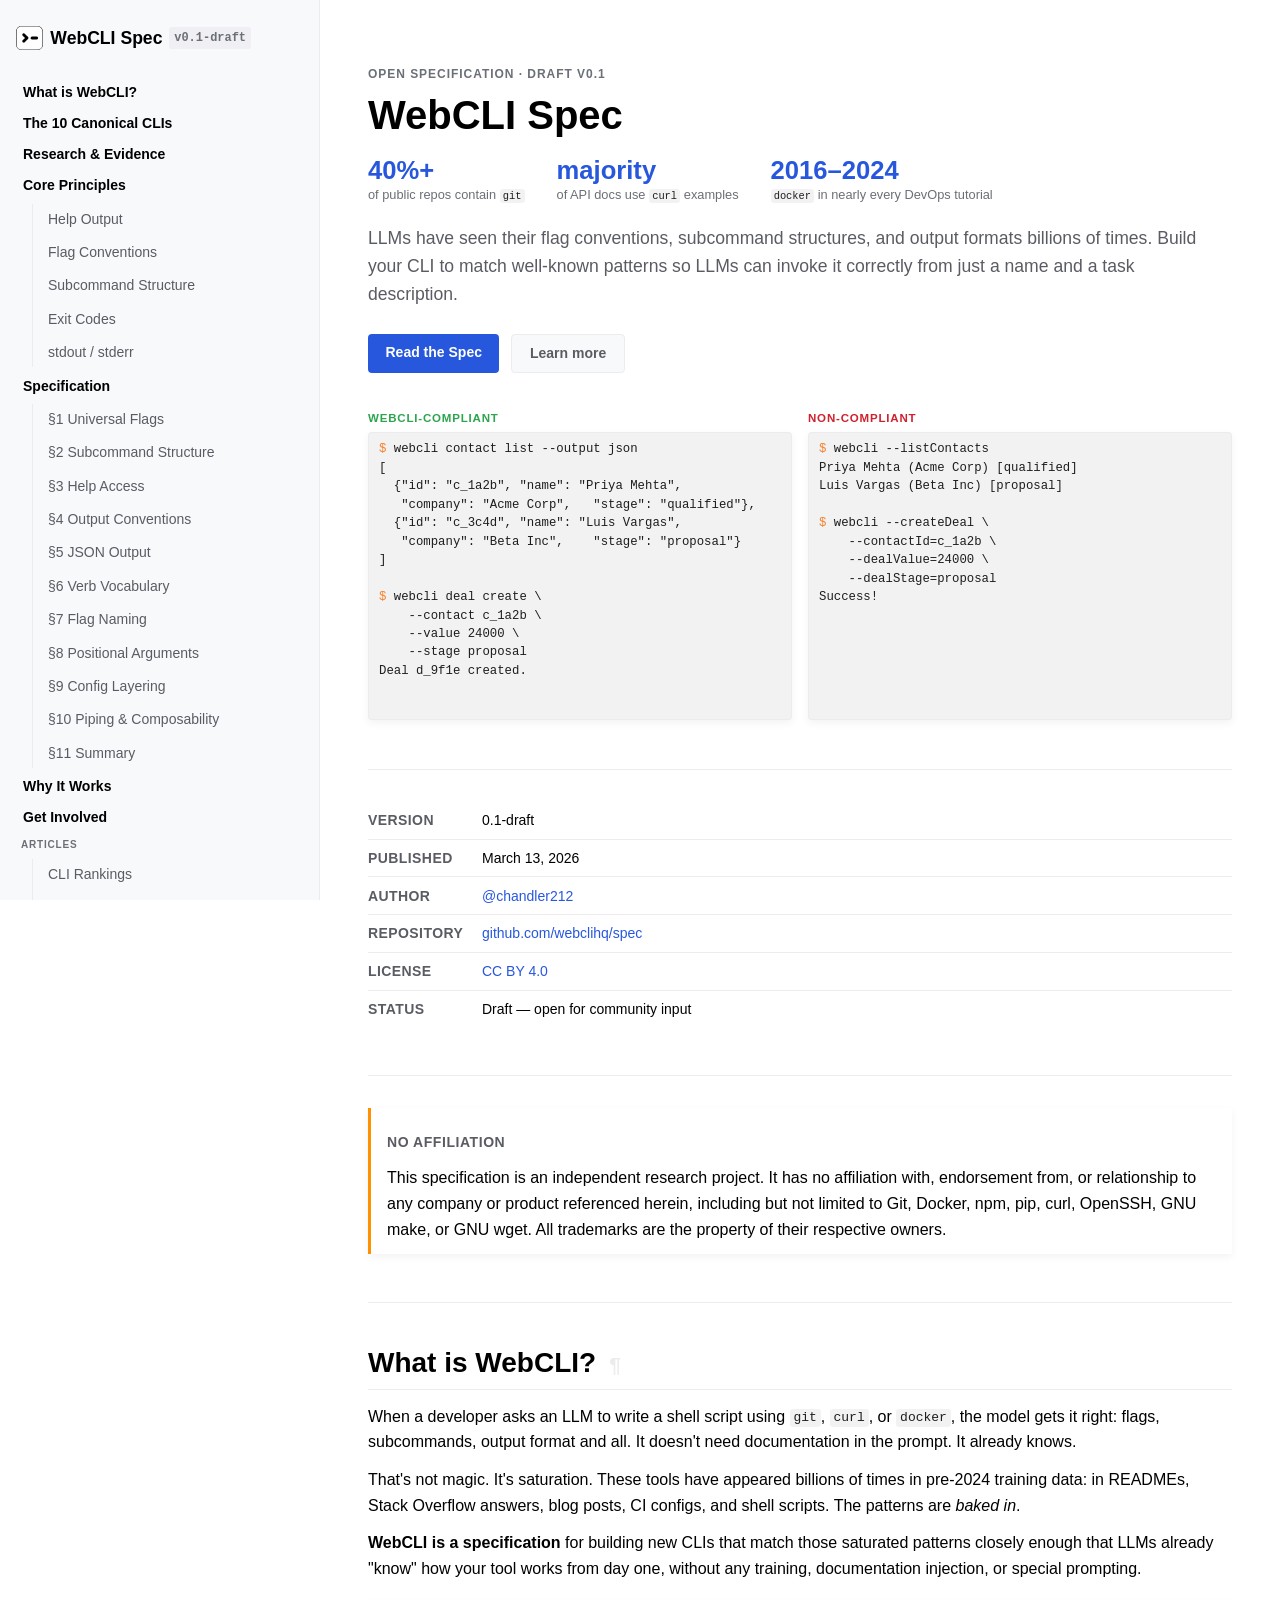
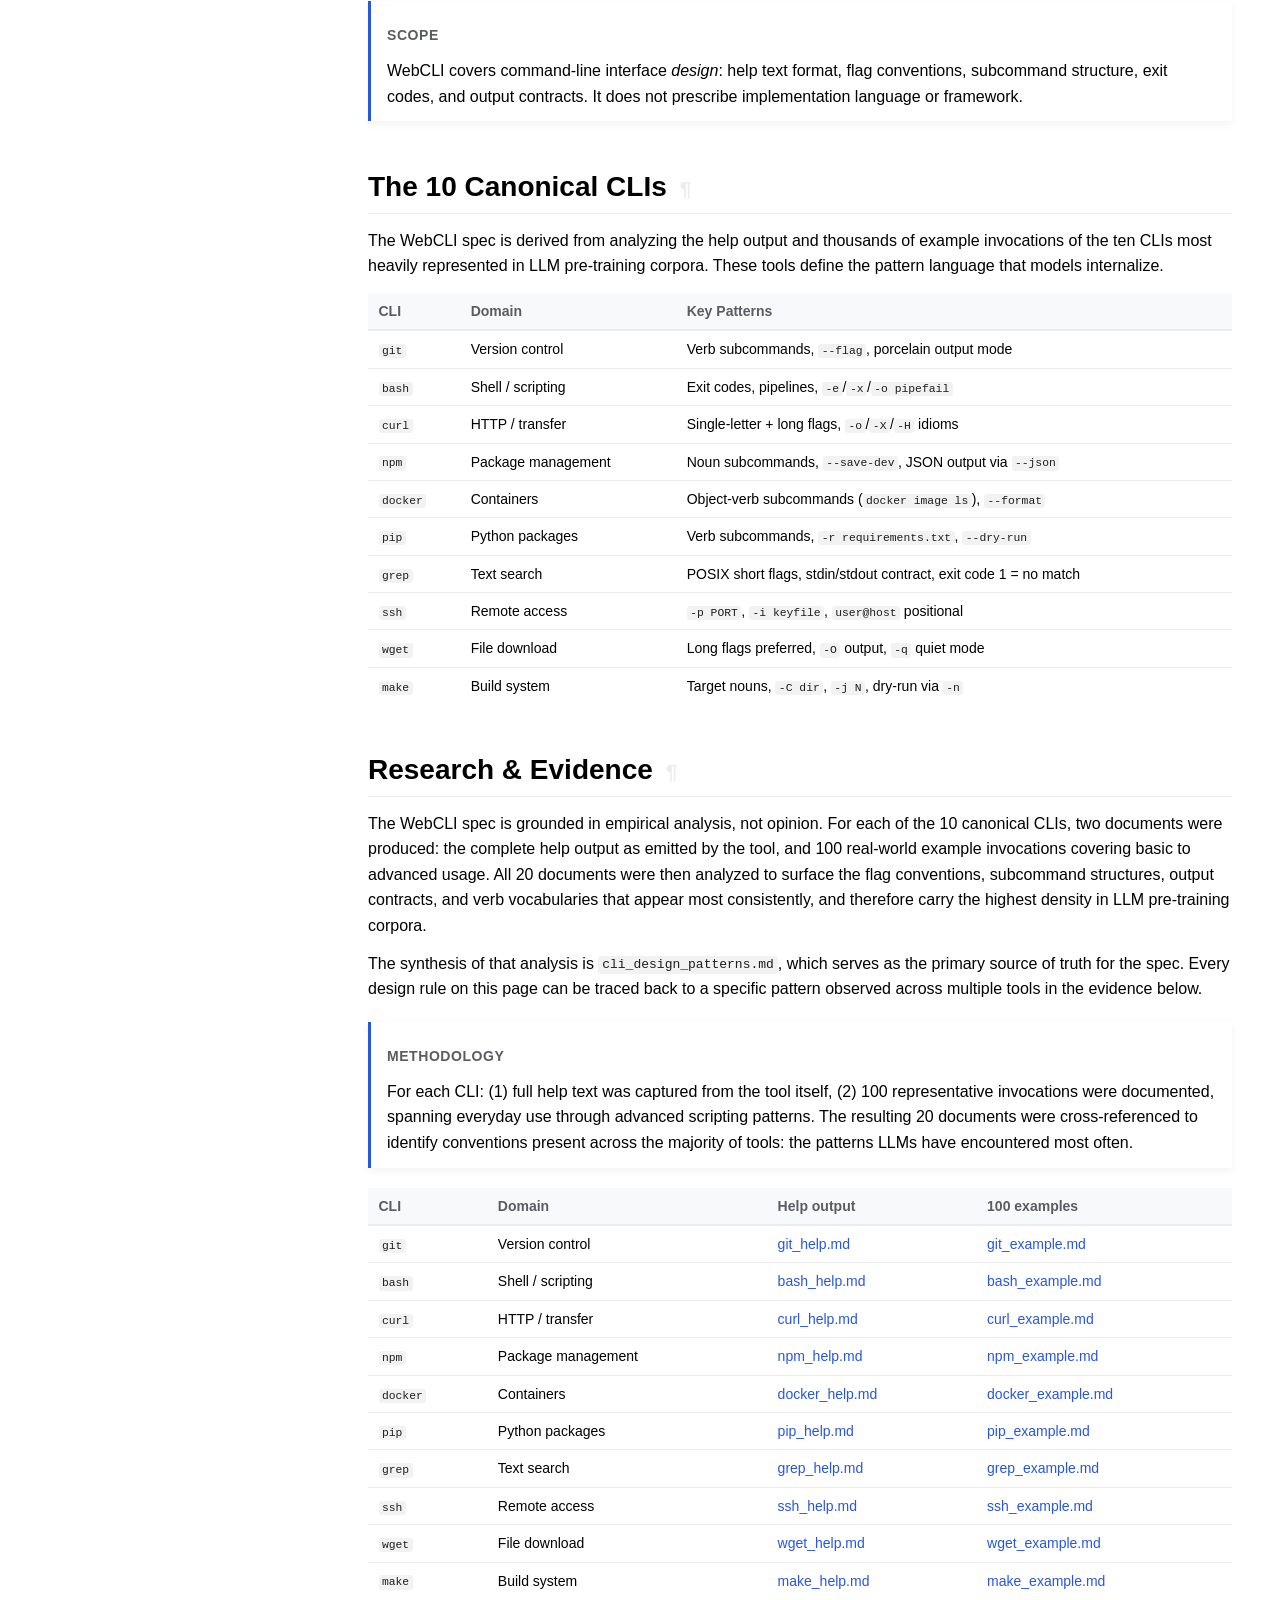
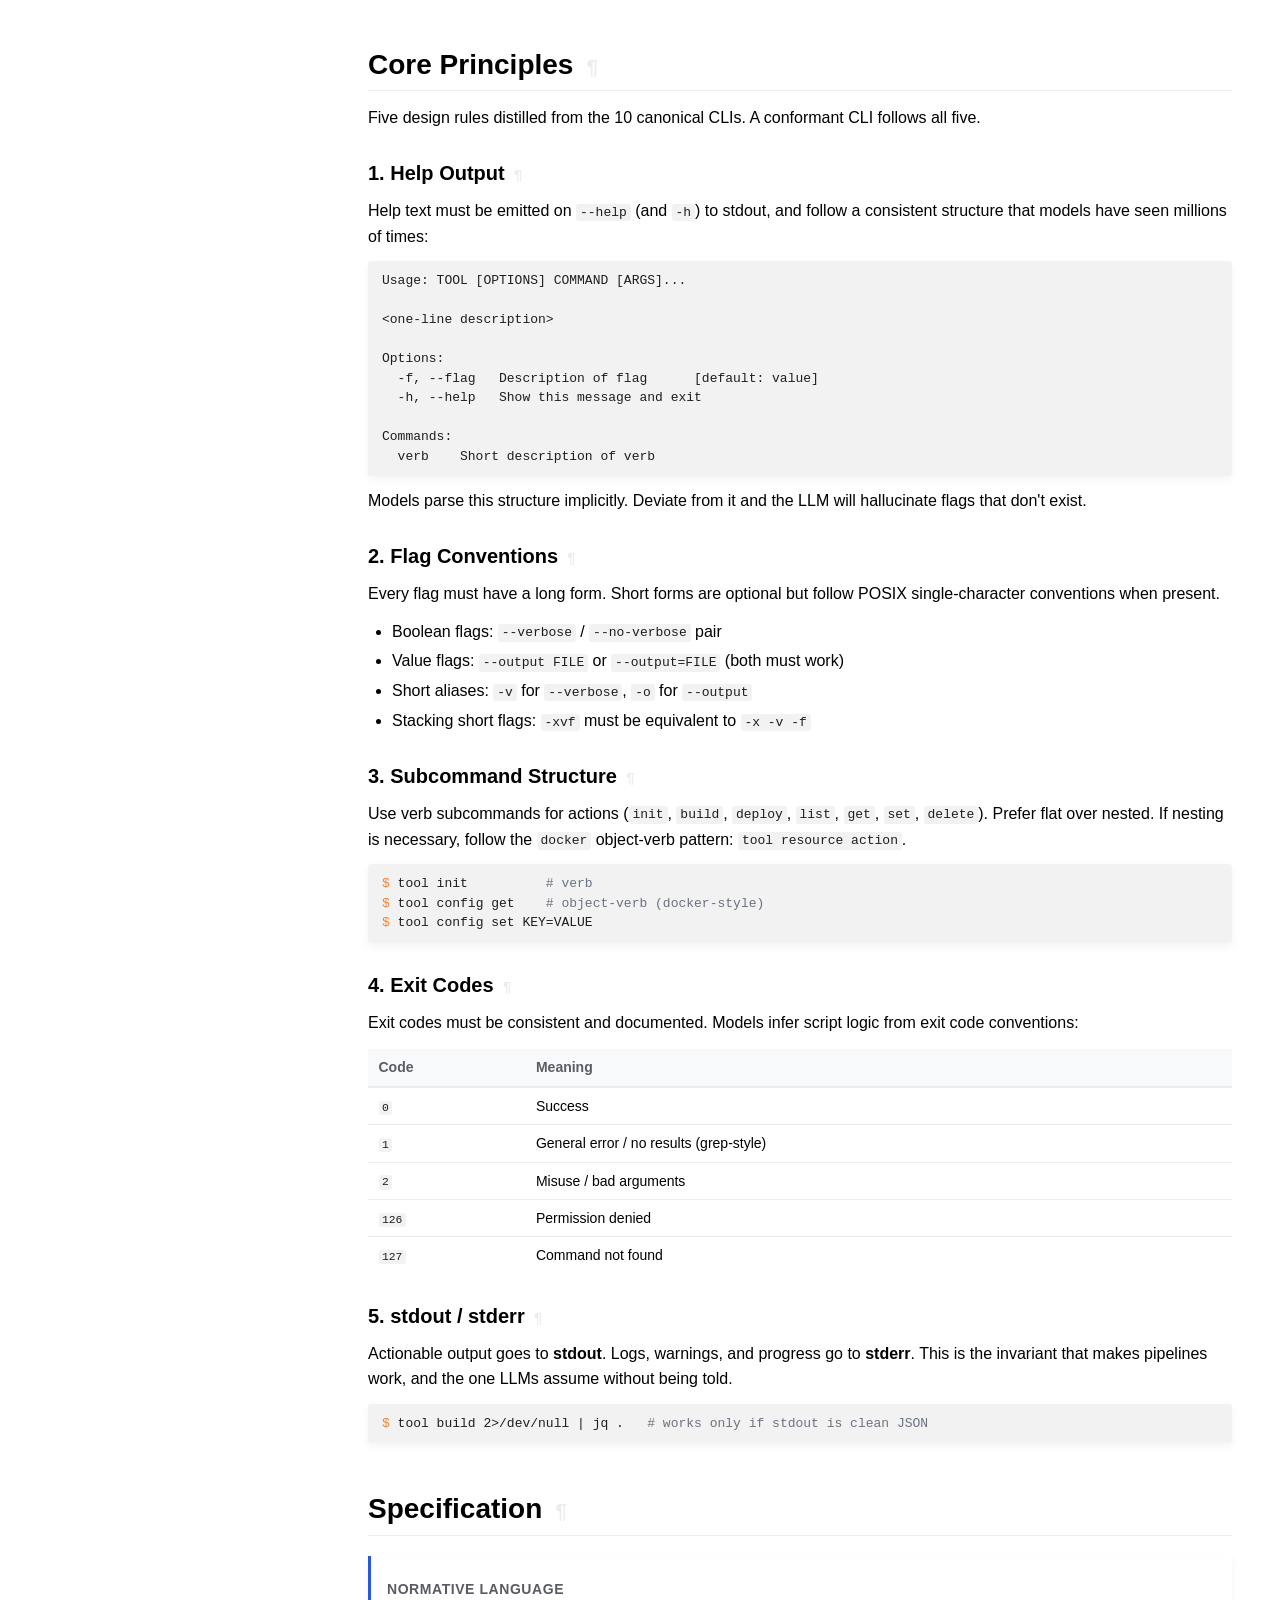
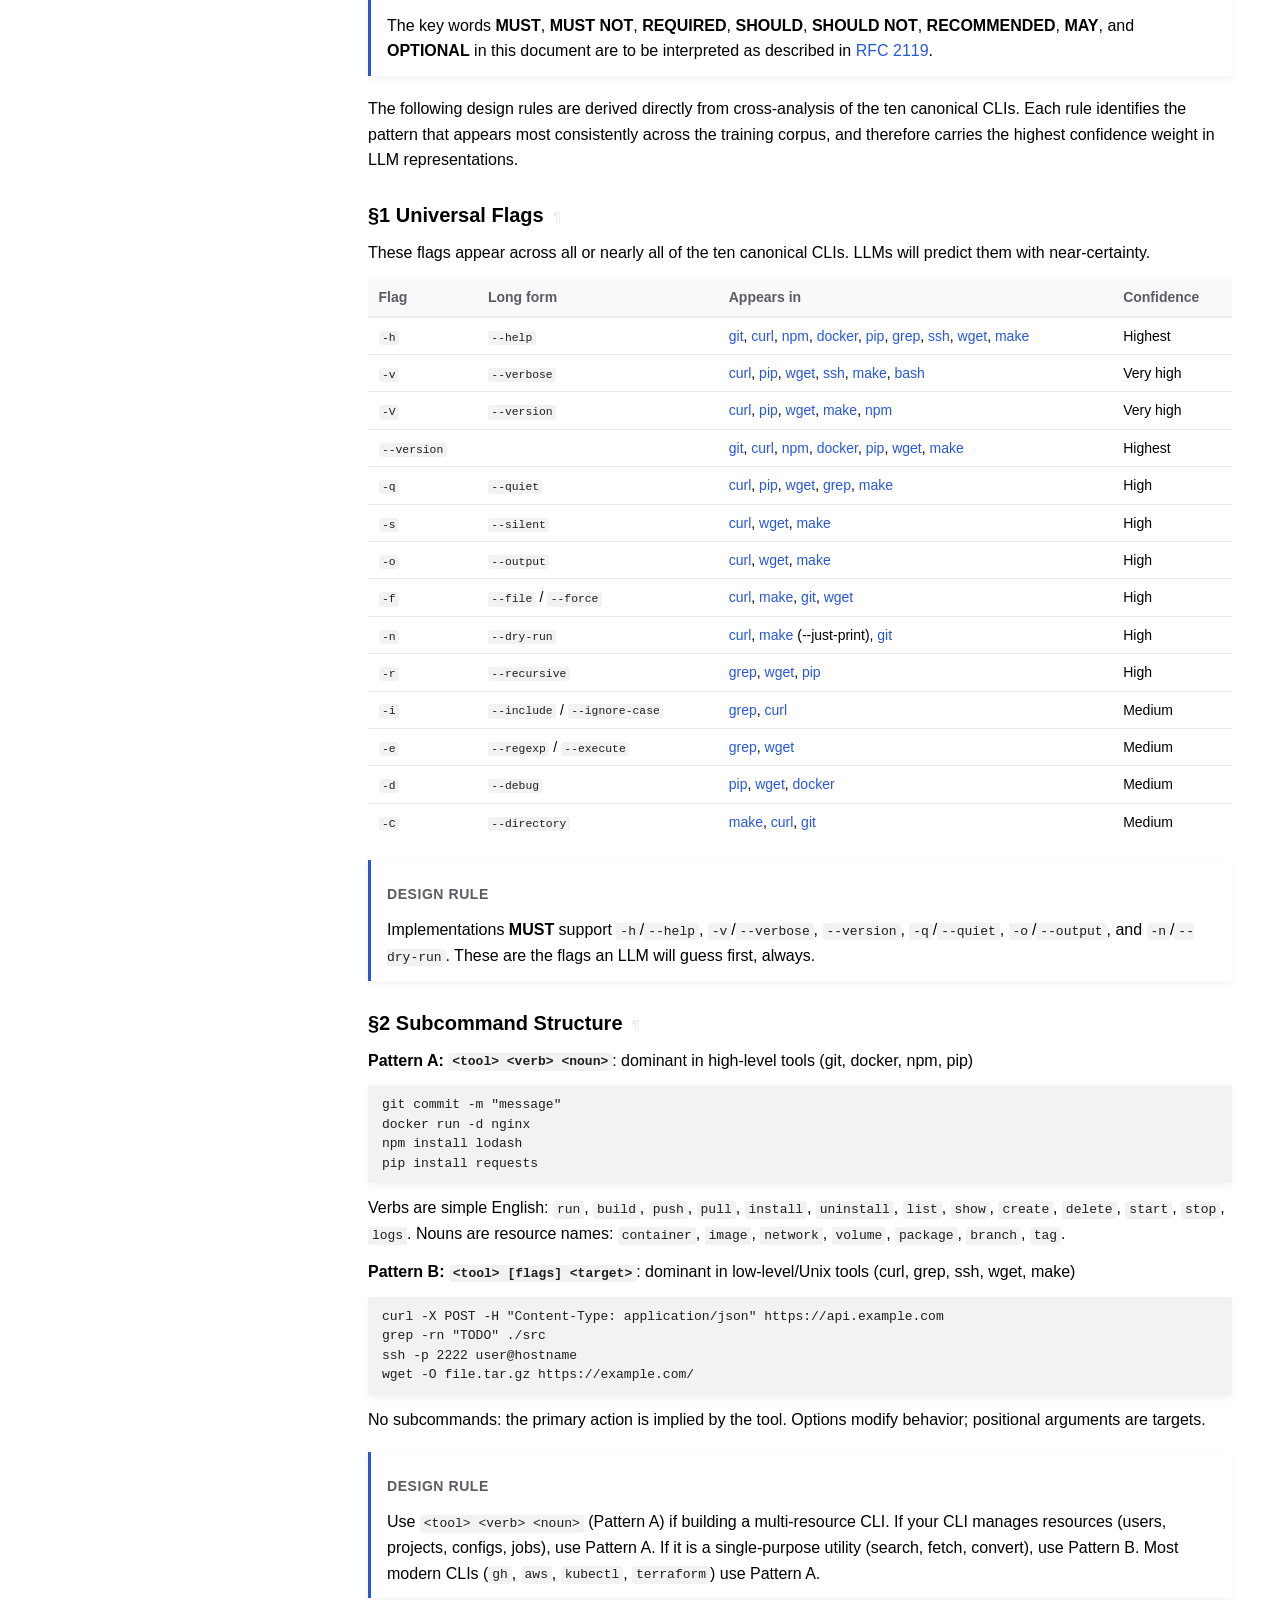
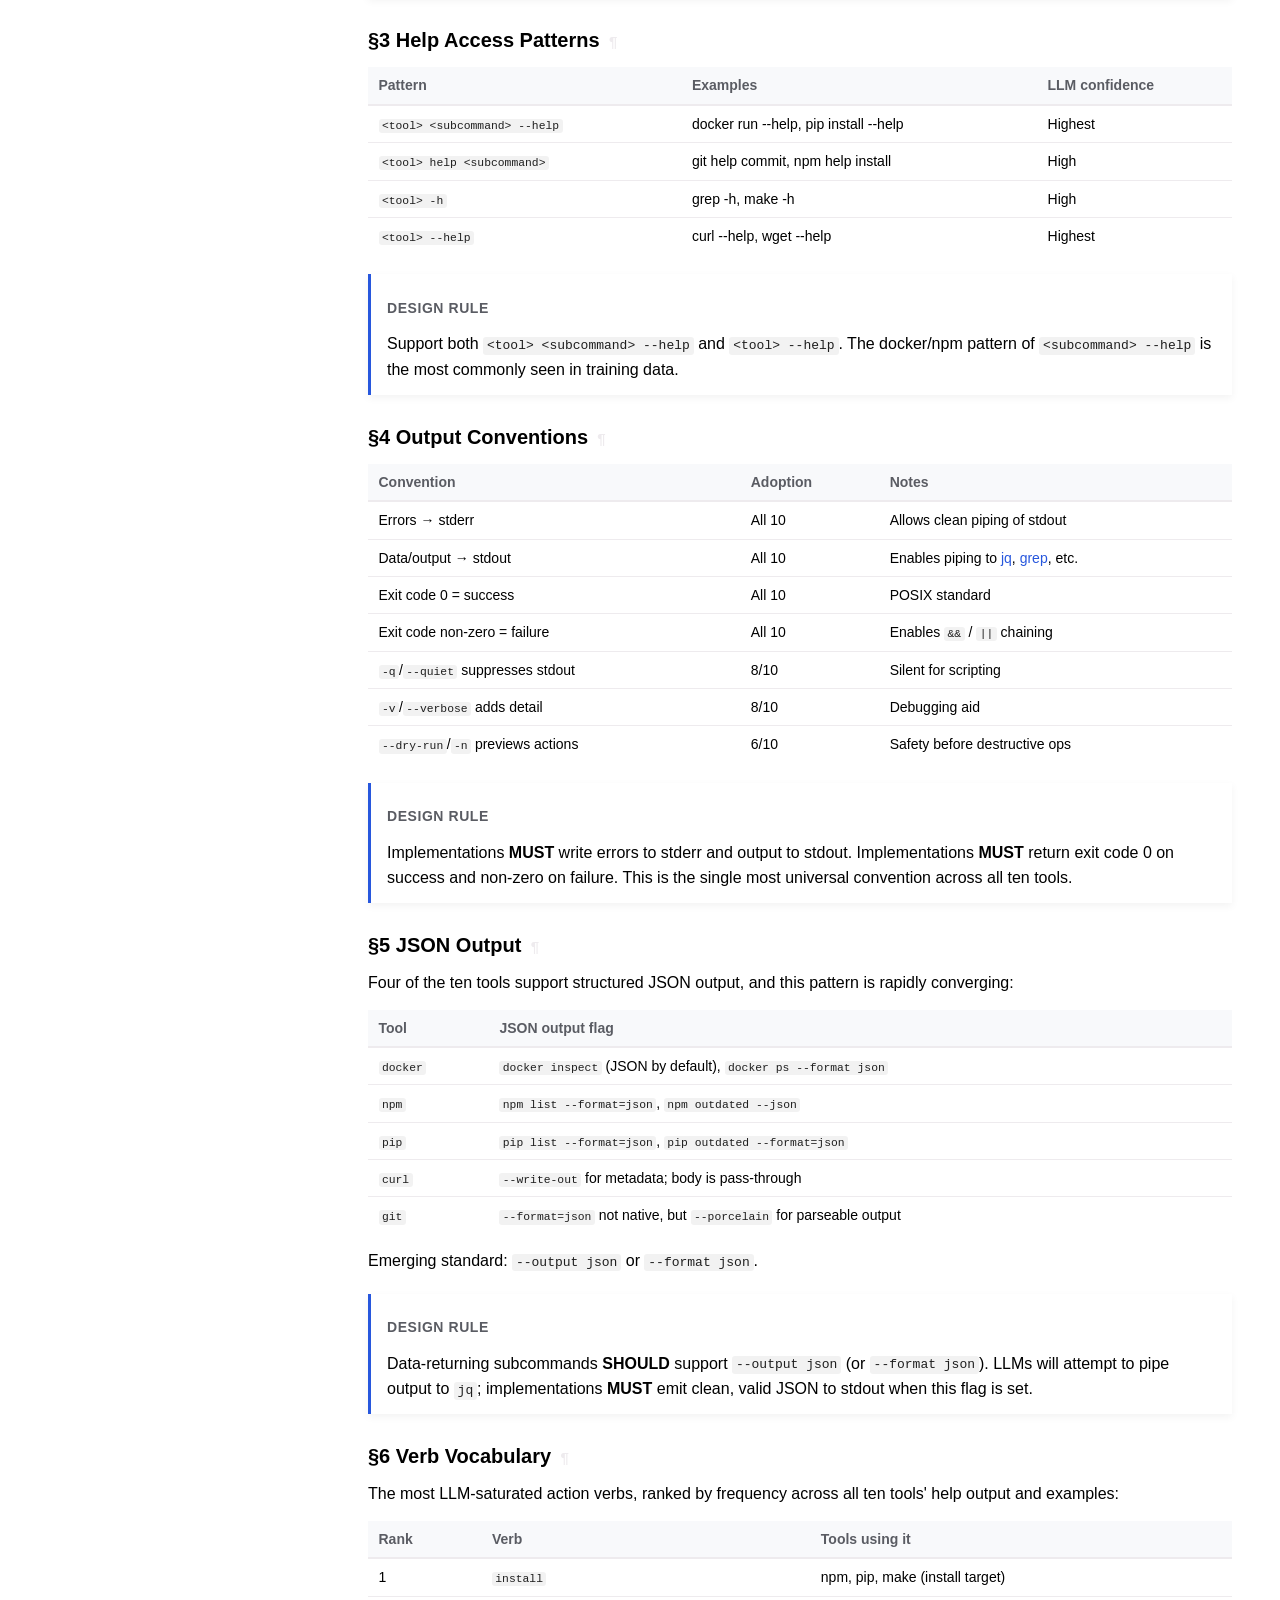
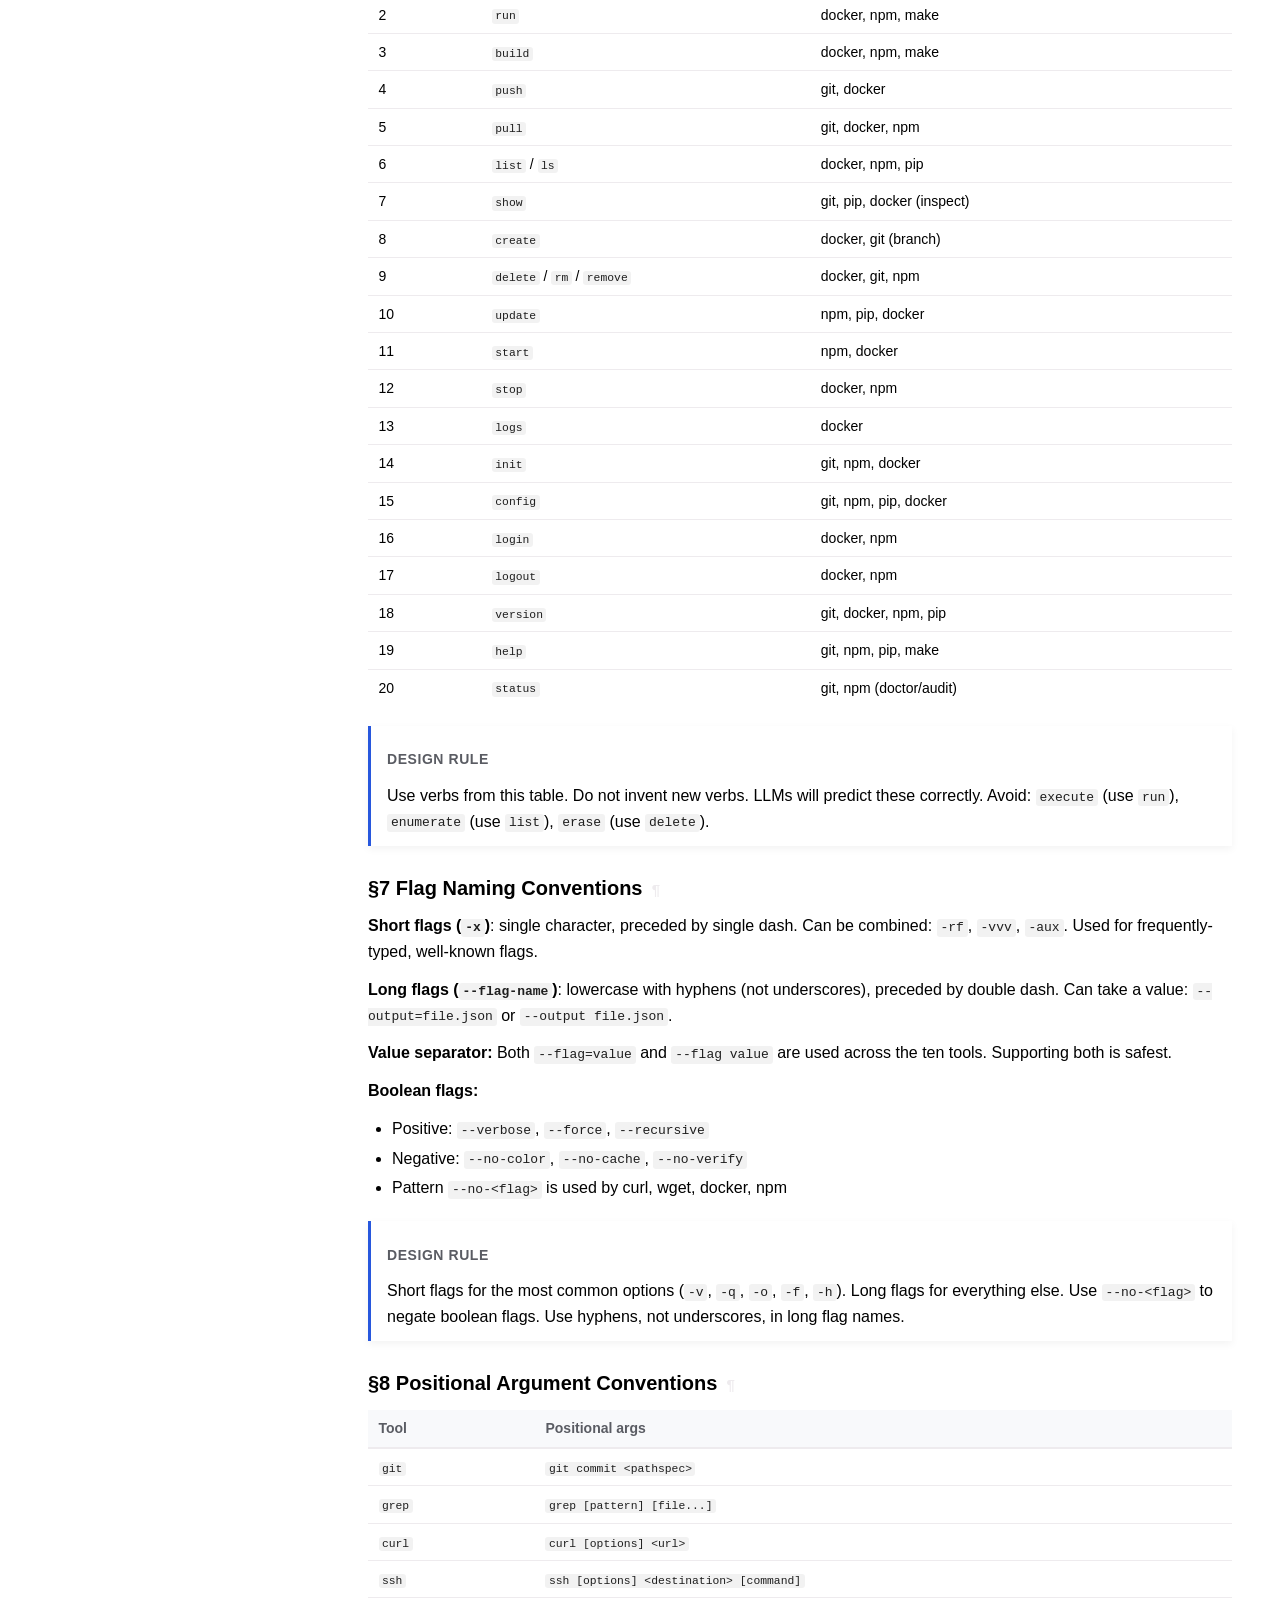
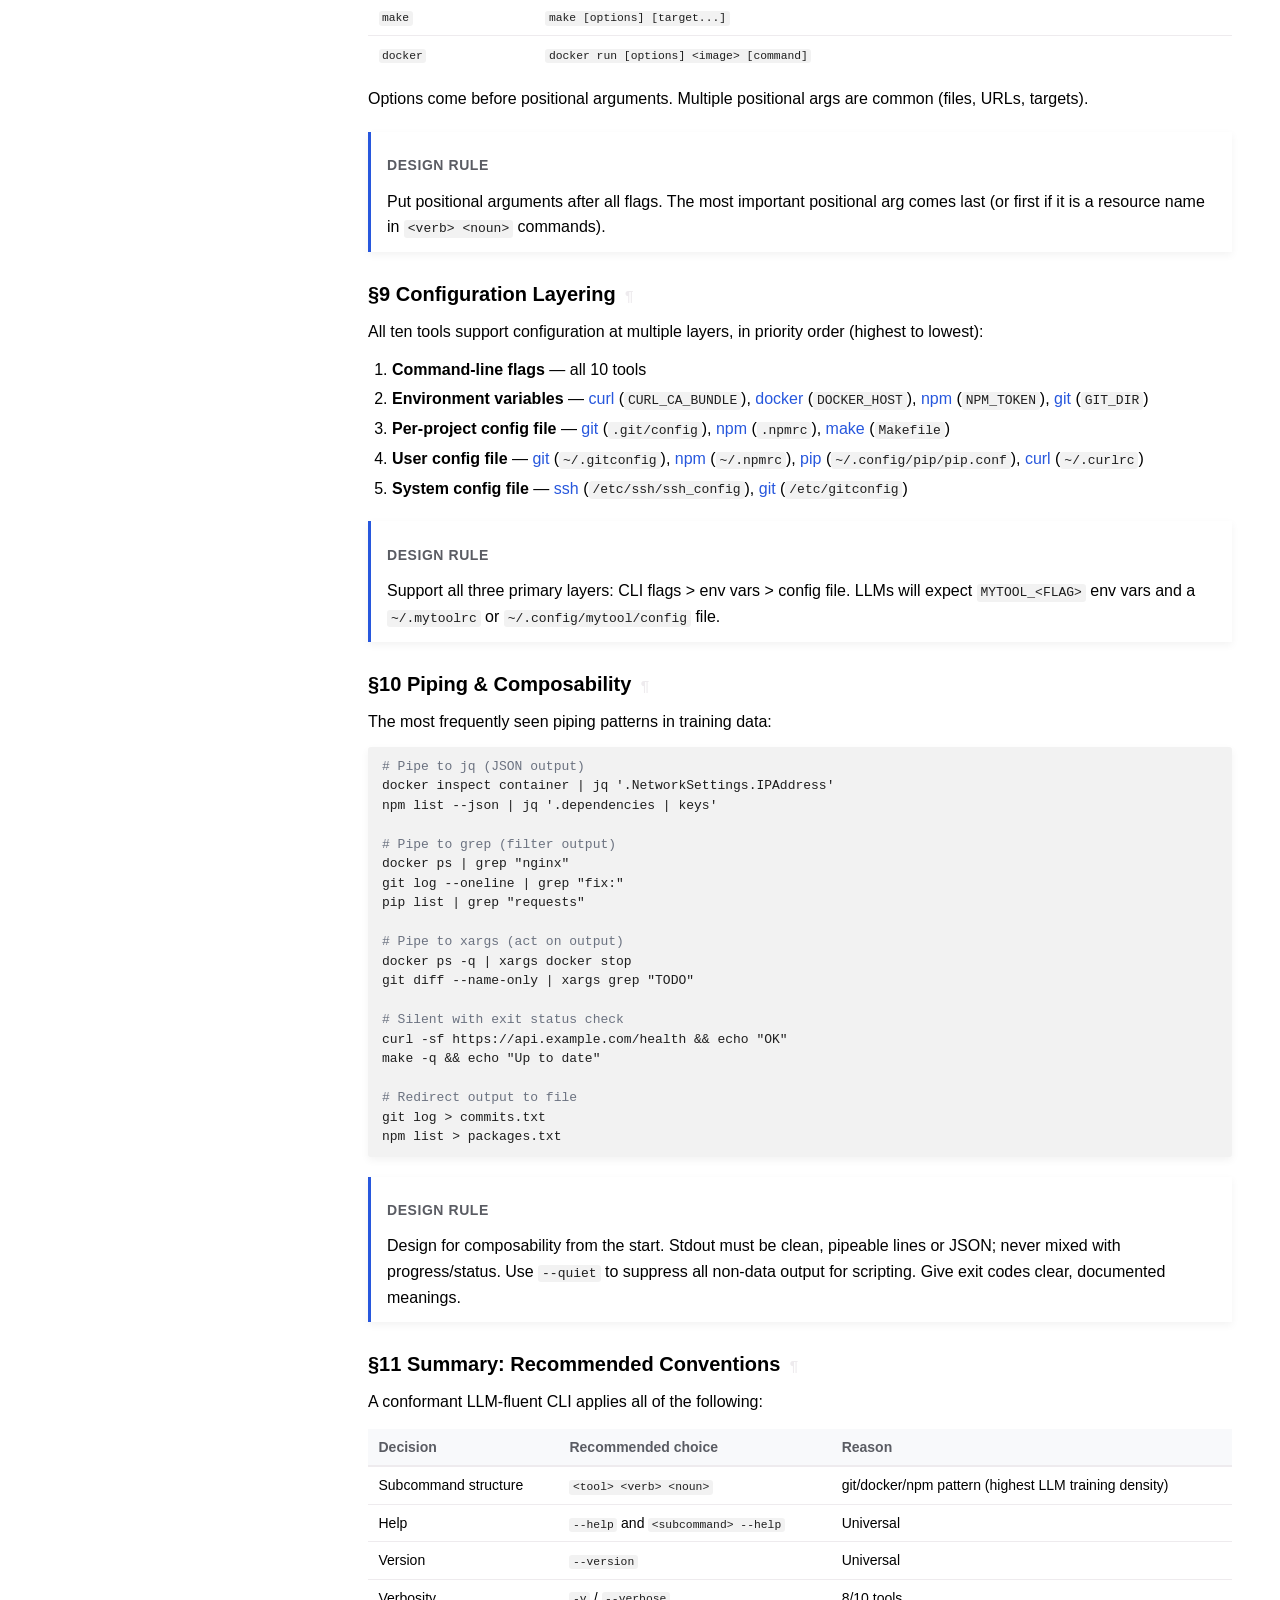
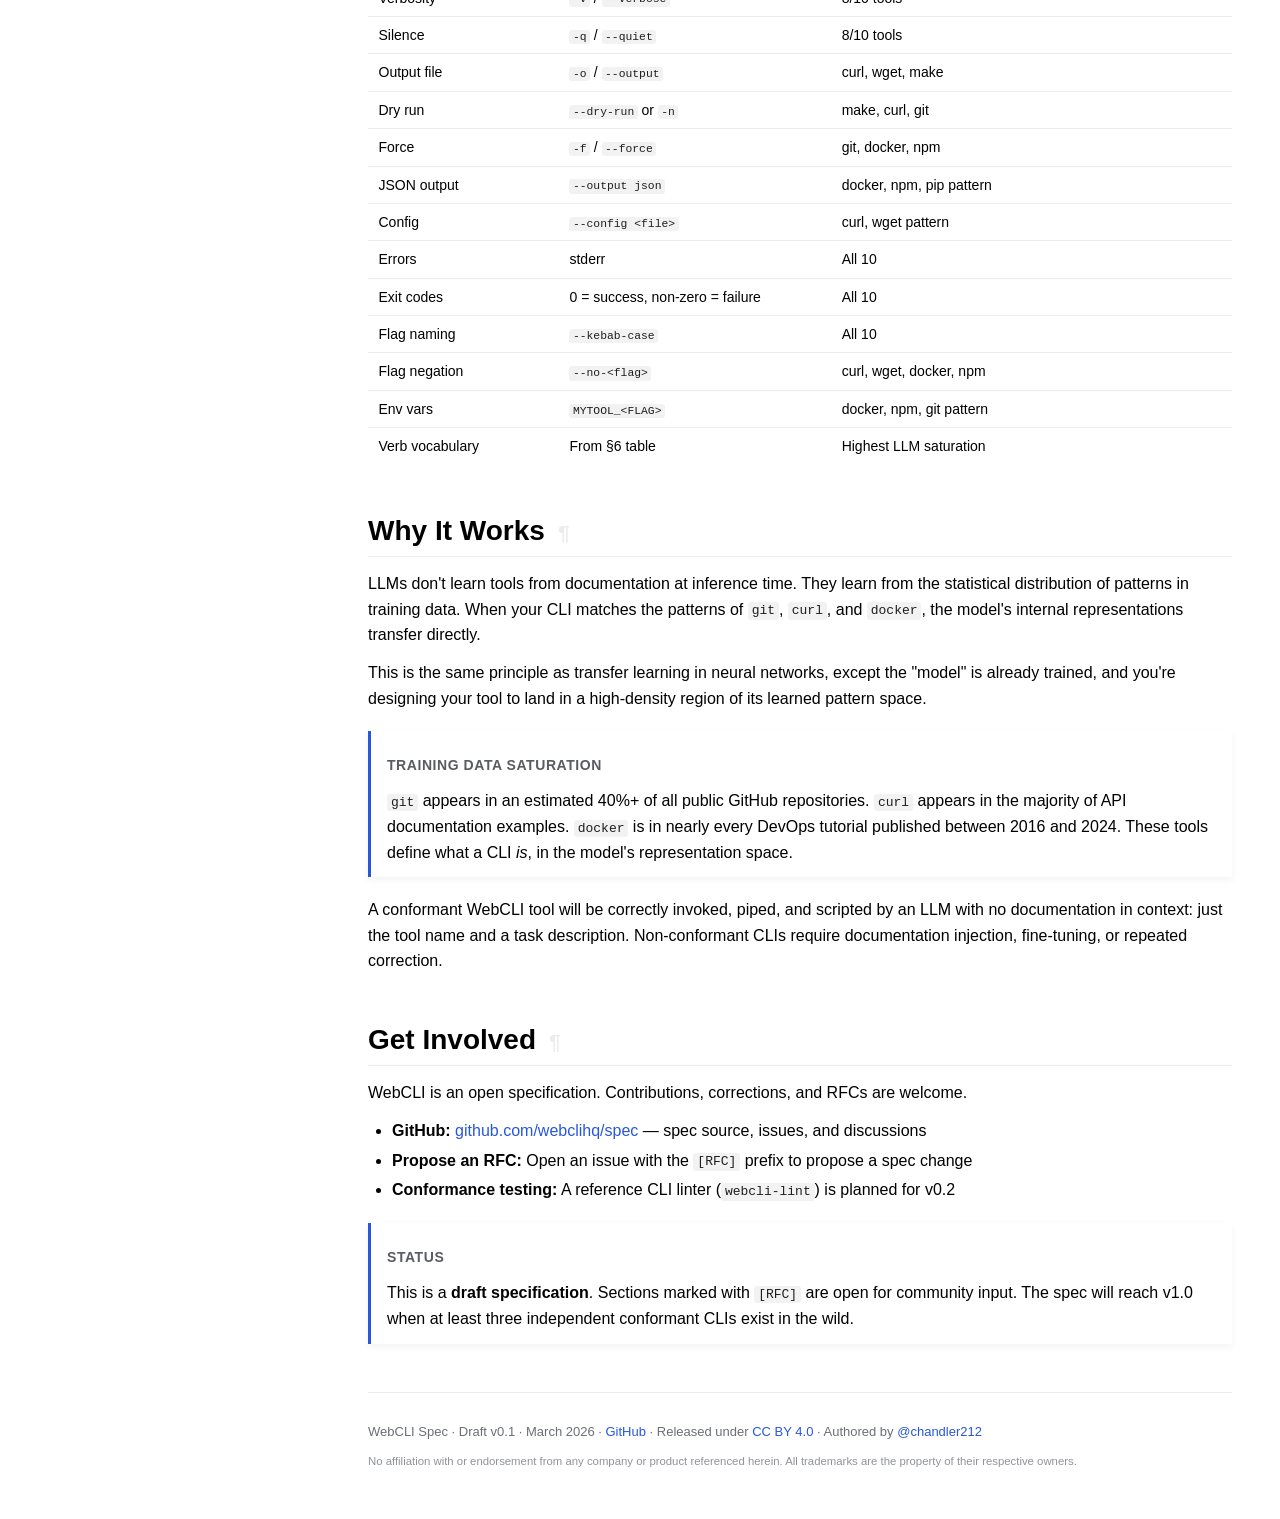
<file: index.html>
<!DOCTYPE html>
<html lang="en" data-theme="light">
<head>
<!-- GOOGLE-TAG -->
<!-- Google tag (gtag.js) -->
<script async src="https://www.googletagmanager.com/gtag/js?id=G-XQ10PEN6HW"></script>
<script>
  window.dataLayer = window.dataLayer || [];
  function gtag(){dataLayer.push(arguments);}
  gtag('js', new Date());

  gtag('config', 'G-XQ10PEN6HW');
</script>
<!-- /GOOGLE-TAG -->
  <meta charset="UTF-8">
  <meta name="viewport" content="width=device-width, initial-scale=1.0">
  <link rel="icon" type="image/svg+xml" href="assets/logo.svg">
  <title>WebCLI Spec — LLM-Fluent CLI Design</title>
  <meta name="description" content="A specification for designing CLIs that LLMs already understand — based on patterns saturated across pre-2024 training data.">
  <link rel="stylesheet" href="assets/css/style.css">
</head>
<body>

<!-- MOBILE-HEADER -->
<header class="mobile-header">
  <label for="sidebar-toggle" class="nav-icon" aria-label="Toggle navigation">&#9776;</label>
  <a class="site-title" href="index.html">
    <img src="assets/logo.svg" alt="" class="header-logo" width="24" height="22">
    WebCLI
  </a>
  <button class="theme-toggle" id="theme-btn" aria-label="Toggle theme">&#9788;</button>
</header>
<!-- /MOBILE-HEADER -->

<!-- Sidebar toggle (CSS checkbox hack) -->
<input type="checkbox" id="sidebar-toggle" class="sidebar-toggle-input">

<div class="page-wrap">

  <!-- SIDEBAR -->
<nav class="sidebar" aria-label="Site navigation">
  <div class="sidebar-inner">
    <div class="sidebar-brand">
      <a href="index.html" class="sidebar-brand-link">
        <img src="assets/logo.svg" alt="" class="sidebar-logo" width="28" height="25">
        WebCLI Spec
        <span class="version-badge">v0.1-draft</span>
      </a>
    </div>
    <ul class="nav-tree">
      <li><a href="index.html#what-is-webcli">What is WebCLI?</a></li>
      <li><a href="index.html#canonical-clis">The 10 Canonical CLIs</a></li>
      <li><a href="index.html#research">Research &amp; Evidence</a></li>
      <li>
        <a href="index.html#core-principles">Core Principles</a>
        <ul>
          <li><a href="index.html#principle-help">Help Output</a></li>
          <li><a href="index.html#principle-flags">Flag Conventions</a></li>
          <li><a href="index.html#principle-subcommands">Subcommand Structure</a></li>
          <li><a href="index.html#principle-exit-codes">Exit Codes</a></li>
          <li><a href="index.html#principle-streams">stdout / stderr</a></li>
        </ul>
      </li>
      <li>
        <a href="index.html#specification">Specification</a>
        <ul>
          <li><a href="index.html#spec-universal-flags">§1 Universal Flags</a></li>
          <li><a href="index.html#spec-subcommand-structure">§2 Subcommand Structure</a></li>
          <li><a href="index.html#spec-help-access">§3 Help Access</a></li>
          <li><a href="index.html#spec-output-conventions">§4 Output Conventions</a></li>
          <li><a href="index.html#spec-json-output">§5 JSON Output</a></li>
          <li><a href="index.html#spec-verb-vocabulary">§6 Verb Vocabulary</a></li>
          <li><a href="index.html#spec-flag-naming">§7 Flag Naming</a></li>
          <li><a href="index.html#spec-positional-args">§8 Positional Arguments</a></li>
          <li><a href="index.html#spec-config-layering">§9 Config Layering</a></li>
          <li><a href="index.html#spec-piping">§10 Piping &amp; Composability</a></li>
          <li><a href="index.html#spec-summary">§11 Summary</a></li>
        </ul>
      </li>
      <li><a href="index.html#why-it-works">Why It Works</a></li>
      <li><a href="index.html#get-involved">Get Involved</a></li>
      <li>
        <span class="nav-section-label">Articles</span>
        <ul>
          <li><a href="pages/ranking.html">CLI Rankings</a></li>
          <li><a href="pages/top-clis.html">Top 10 CLIs (Pre-2024)</a></li>
          <li><a href="pages/gws-review.html">gws CLI Review</a></li>
          <li><a href="pages/hubspot-review.html">HubSpot CLI Review</a></li>
        </ul>
      </li>
      <li class="nav-collapsible">
        <input type="checkbox" id="nav-evidence-toggle" class="nav-collapsible-input">
        <label for="nav-evidence-toggle" class="nav-collapsible-label">Evidence Files <span class="nav-toggle-icon">&#9654;</span></label>
        <ul class="nav-collapsible-list">
          <li><a href="pages/md-viewer.html?file=data/cli_design_patterns.md">cli_design_patterns.md</a></li>
          <li><a href="pages/md-viewer.html?file=data/topclis.md">topclis.md</a></li>
          <li class="nav-cli-parent"><span class="nav-cli-name">git</span><ul class="nav-cli-sublist"><li><a href="pages/md-viewer.html?file=data/git_help.md">help</a></li><li><a href="pages/md-viewer.html?file=data/git_example.md">examples</a></li></ul></li>
          <li class="nav-cli-parent"><span class="nav-cli-name">bash</span><ul class="nav-cli-sublist"><li><a href="pages/md-viewer.html?file=data/bash_help.md">help</a></li><li><a href="pages/md-viewer.html?file=data/bash_example.md">examples</a></li></ul></li>
          <li class="nav-cli-parent"><span class="nav-cli-name">curl</span><ul class="nav-cli-sublist"><li><a href="pages/md-viewer.html?file=data/curl_help.md">help</a></li><li><a href="pages/md-viewer.html?file=data/curl_example.md">examples</a></li></ul></li>
          <li class="nav-cli-parent"><span class="nav-cli-name">npm</span><ul class="nav-cli-sublist"><li><a href="pages/md-viewer.html?file=data/npm_help.md">help</a></li><li><a href="pages/md-viewer.html?file=data/npm_example.md">examples</a></li></ul></li>
          <li class="nav-cli-parent"><span class="nav-cli-name">docker</span><ul class="nav-cli-sublist"><li><a href="pages/md-viewer.html?file=data/docker_help.md">help</a></li><li><a href="pages/md-viewer.html?file=data/docker_example.md">examples</a></li></ul></li>
          <li class="nav-cli-parent"><span class="nav-cli-name">pip</span><ul class="nav-cli-sublist"><li><a href="pages/md-viewer.html?file=data/pip_help.md">help</a></li><li><a href="pages/md-viewer.html?file=data/pip_example.md">examples</a></li></ul></li>
          <li class="nav-cli-parent"><span class="nav-cli-name">grep</span><ul class="nav-cli-sublist"><li><a href="pages/md-viewer.html?file=data/grep_help.md">help</a></li><li><a href="pages/md-viewer.html?file=data/grep_example.md">examples</a></li></ul></li>
          <li class="nav-cli-parent"><span class="nav-cli-name">ssh</span><ul class="nav-cli-sublist"><li><a href="pages/md-viewer.html?file=data/ssh_help.md">help</a></li><li><a href="pages/md-viewer.html?file=data/ssh_example.md">examples</a></li></ul></li>
          <li class="nav-cli-parent"><span class="nav-cli-name">wget</span><ul class="nav-cli-sublist"><li><a href="pages/md-viewer.html?file=data/wget_help.md">help</a></li><li><a href="pages/md-viewer.html?file=data/wget_example.md">examples</a></li></ul></li>
          <li class="nav-cli-parent"><span class="nav-cli-name">make</span><ul class="nav-cli-sublist"><li><a href="pages/md-viewer.html?file=data/make_help.md">help</a></li><li><a href="pages/md-viewer.html?file=data/make_example.md">examples</a></li></ul></li>
        </ul>
      </li>
    </ul>
    <div class="sidebar-footer">
      <button class="theme-toggle theme-toggle-sidebar" id="theme-btn-sidebar" aria-label="Toggle theme">
        <span class="theme-icon">&#9788;</span> Toggle theme
      </button>
    </div>
  </div>
</nav>
<!-- /SIDEBAR -->

  <!-- Main content -->
  <main class="content" id="main-content">

    <!-- Hero -->
    <section class="hero" id="top">
      <p class="hero-eyebrow">Open Specification &middot; Draft v0.1</p>
      <h1>WebCLI Spec</h1>
      <div class="hero-stats">
        <div class="hero-stat">
          <p class="hero-stat-value">40%+</p>
          <p class="hero-stat-label">of public repos contain <code>git</code></p>
        </div>
        <div class="hero-stat">
          <p class="hero-stat-value">majority</p>
          <p class="hero-stat-label">of API docs use <code>curl</code> examples</p>
        </div>
        <div class="hero-stat">
          <p class="hero-stat-value">2016–2024</p>
          <p class="hero-stat-label"><code>docker</code> in nearly every DevOps tutorial</p>
        </div>
      </div>
      <p class="hero-lead">LLMs have seen their flag conventions, subcommand structures, and output formats billions of times. Build your CLI to match well-known patterns so LLMs can invoke it correctly from just a name and a task description.</p>
      <div class="hero-actions">
        <a href="#specification" class="btn-primary">Read the Spec</a>
        <a href="#what-is-webcli" class="btn-secondary">Learn more</a>
      </div>
      <div class="hero-compare">
        <div class="hero-compare-pane">
          <p class="hero-compare-label label-good">WebCLI-compliant</p>
          <pre><code><span class="prompt">$</span> webcli contact list --output json
[
  {"id": "c_1a2b", "name": "Priya Mehta",
   "company": "Acme Corp",   "stage": "qualified"},
  {"id": "c_3c4d", "name": "Luis Vargas",
   "company": "Beta Inc",    "stage": "proposal"}
]

<span class="prompt">$</span> webcli deal create \
    --contact c_1a2b \
    --value 24000 \
    --stage proposal
Deal d_9f1e created.</code></pre>
        </div>
        <div class="hero-compare-pane">
          <p class="hero-compare-label label-bad">Non-compliant</p>
          <pre><code><span class="prompt">$</span> webcli --listContacts
Priya Mehta (Acme Corp) [qualified]
Luis Vargas (Beta Inc) [proposal]

<span class="prompt">$</span> webcli --createDeal \
    --contactId=c_1a2b \
    --dealValue=24000 \
    --dealStage=proposal
Success!</code></pre>
        </div>
      </div>
    </section>

    <hr>

    <!-- Spec metadata -->
    <section id="about-this-document">
      <dl class="spec-meta">
        <div class="spec-meta-row">
          <dt>Version</dt>
          <dd>0.1-draft</dd>
        </div>
        <div class="spec-meta-row">
          <dt>Published</dt>
          <dd>March 13, 2026</dd>
        </div>
        <div class="spec-meta-row">
          <dt>Author</dt>
          <dd><a href="https://github.com/chandler212" rel="noopener">@chandler212</a></dd>
        </div>
        <div class="spec-meta-row">
          <dt>Repository</dt>
          <dd><a href="https://github.com/webclihq/spec" rel="noopener">github.com/webclihq/spec</a></dd>
        </div>
        <div class="spec-meta-row">
          <dt>License</dt>
          <dd><a href="https://creativecommons.org/licenses/by/4.0/" rel="noopener">CC BY 4.0</a></dd>
        </div>
        <div class="spec-meta-row">
          <dt>Status</dt>
          <dd>Draft &mdash; open for community input</dd>
        </div>
      </dl>
    </section>

    <hr>

    <!-- Disclaimer -->
    <section id="disclaimer">
      <div class="admonition warning">
        <p class="admonition-title">No affiliation</p>
        <p>
          This specification is an independent research project. It has no affiliation with, endorsement from,
          or relationship to any company or product referenced herein, including but not limited to Git, Docker,
          npm, pip, curl, OpenSSH, GNU make, or GNU wget. All trademarks are the property of their respective owners.
        </p>
      </div>
    </section>

    <hr>
    <section id="what-is-webcli">
      <h2><a class="headerlink" href="#what-is-webcli">What is WebCLI? <span class="pilcrow">¶</span></a></h2>
      <p>
        When a developer asks an LLM to write a shell script using <code>git</code>, <code>curl</code>, or <code>docker</code>,
        the model gets it right: flags, subcommands, output format and all. It doesn't need documentation
        in the prompt. It already knows.
      </p>
      <p>
        That's not magic. It's saturation. These tools have appeared billions of times in pre-2024 training data:
        in READMEs, Stack Overflow answers, blog posts, CI configs, and shell scripts. The patterns are
        <em>baked in</em>.
      </p>
      <p>
        <strong>WebCLI is a specification</strong> for building new CLIs that match those saturated patterns closely
        enough that LLMs already "know" how your tool works from day one, without any training, documentation
        injection, or special prompting.
      </p>

      <div class="admonition note">
        <p class="admonition-title">Scope</p>
        <p>WebCLI covers command-line interface <em>design</em>: help text format, flag conventions, subcommand structure, exit codes, and output contracts. It does not prescribe implementation language or framework.</p>
      </div>
    </section>

    <!-- The 10 Canonical CLIs -->
    <section id="canonical-clis">
      <h2><a class="headerlink" href="#canonical-clis">The 10 Canonical CLIs <span class="pilcrow">¶</span></a></h2>
      <p>
        The WebCLI spec is derived from analyzing the help output and thousands of example invocations of the
        ten CLIs most heavily represented in LLM pre-training corpora. These tools define the pattern language
        that models internalize.
      </p>
      <table class="spec-table">
        <thead>
          <tr>
            <th>CLI</th>
            <th>Domain</th>
            <th>Key Patterns</th>
          </tr>
        </thead>
        <tbody>
          <tr>
            <td><a href="pages/md-viewer.html?file=data/git_help.md&utm_source=webcli&utm_medium=internal&utm_campaign=canonical_clis"><code>git</code></a></td>
            <td>Version control</td>
            <td>Verb subcommands, <code>--flag</code>, porcelain output mode</td>
          </tr>
          <tr>
            <td><a href="pages/md-viewer.html?file=data/bash_help.md&utm_source=webcli&utm_medium=internal&utm_campaign=canonical_clis"><code>bash</code></a></td>
            <td>Shell / scripting</td>
            <td>Exit codes, pipelines, <code>-e</code>/<code>-x</code>/<code>-o pipefail</code></td>
          </tr>
          <tr>
            <td><a href="pages/md-viewer.html?file=data/curl_help.md&utm_source=webcli&utm_medium=internal&utm_campaign=canonical_clis"><code>curl</code></a></td>
            <td>HTTP / transfer</td>
            <td>Single-letter + long flags, <code>-o</code>/<code>-X</code>/<code>-H</code> idioms</td>
          </tr>
          <tr>
            <td><a href="pages/md-viewer.html?file=data/npm_help.md&utm_source=webcli&utm_medium=internal&utm_campaign=canonical_clis"><code>npm</code></a></td>
            <td>Package management</td>
            <td>Noun subcommands, <code>--save-dev</code>, JSON output via <code>--json</code></td>
          </tr>
          <tr>
            <td><a href="pages/md-viewer.html?file=data/docker_help.md&utm_source=webcli&utm_medium=internal&utm_campaign=canonical_clis"><code>docker</code></a></td>
            <td>Containers</td>
            <td>Object-verb subcommands (<code>docker image ls</code>), <code>--format</code></td>
          </tr>
          <tr>
            <td><a href="pages/md-viewer.html?file=data/pip_help.md&utm_source=webcli&utm_medium=internal&utm_campaign=canonical_clis"><code>pip</code></a></td>
            <td>Python packages</td>
            <td>Verb subcommands, <code>-r requirements.txt</code>, <code>--dry-run</code></td>
          </tr>
          <tr>
            <td><a href="pages/md-viewer.html?file=data/grep_help.md&utm_source=webcli&utm_medium=internal&utm_campaign=canonical_clis"><code>grep</code></a></td>
            <td>Text search</td>
            <td>POSIX short flags, stdin/stdout contract, exit code 1 = no match</td>
          </tr>
          <tr>
            <td><a href="pages/md-viewer.html?file=data/ssh_help.md&utm_source=webcli&utm_medium=internal&utm_campaign=canonical_clis"><code>ssh</code></a></td>
            <td>Remote access</td>
            <td><code>-p PORT</code>, <code>-i keyfile</code>, <code>user@host</code> positional</td>
          </tr>
          <tr>
            <td><a href="pages/md-viewer.html?file=data/wget_help.md&utm_source=webcli&utm_medium=internal&utm_campaign=canonical_clis"><code>wget</code></a></td>
            <td>File download</td>
            <td>Long flags preferred, <code>-O</code> output, <code>-q</code> quiet mode</td>
          </tr>
          <tr>
            <td><a href="pages/md-viewer.html?file=data/make_help.md&utm_source=webcli&utm_medium=internal&utm_campaign=canonical_clis"><code>make</code></a></td>
            <td>Build system</td>
            <td>Target nouns, <code>-C dir</code>, <code>-j N</code>, dry-run via <code>-n</code></td>
          </tr>
        </tbody>
      </table>
    </section>

    <!-- Research & Evidence -->
    <section id="research">
      <h2><a class="headerlink" href="#research">Research &amp; Evidence <span class="pilcrow">¶</span></a></h2>
      <p>
        The WebCLI spec is grounded in empirical analysis, not opinion. For each of the 10 canonical CLIs,
        two documents were produced: the complete help output as emitted by the tool, and 100 real-world
        example invocations covering basic to advanced usage. All 20 documents were then analyzed to surface
        the flag conventions, subcommand structures, output contracts, and verb vocabularies that appear
        most consistently, and therefore carry the highest density in LLM pre-training corpora.
      </p>
      <p>
        The synthesis of that analysis is <a href="pages/md-viewer.html?file=data/cli_design_patterns.md"><code>cli_design_patterns.md</code></a>,
        which serves as the primary source of truth for the spec. Every design rule on this page can be
        traced back to a specific pattern observed across multiple tools in the evidence below.
      </p>

      <div class="admonition note">
        <p class="admonition-title">Methodology</p>
        <p>
          For each CLI: (1) full help text was captured from the tool itself, (2) 100 representative
          invocations were documented, spanning everyday use through advanced scripting patterns.
          The resulting 20 documents were cross-referenced to identify conventions present across
          the majority of tools: the patterns LLMs have encountered most often.
        </p>
      </div>

      <table class="spec-table">
        <thead>
          <tr>
            <th>CLI</th>
            <th>Domain</th>
            <th>Help output</th>
            <th>100 examples</th>
          </tr>
        </thead>
        <tbody>
          <tr>
            <td><a href="pages/md-viewer.html?file=data/git_help.md&utm_source=webcli&utm_medium=internal&utm_campaign=research"><code>git</code></a></td>
            <td>Version control</td>
            <td><a href="pages/md-viewer.html?file=data/git_help.md&utm_source=webcli&utm_medium=internal&utm_campaign=research">git_help.md</a></td>
            <td><a href="pages/md-viewer.html?file=data/git_example.md&utm_source=webcli&utm_medium=internal&utm_campaign=research">git_example.md</a></td>
          </tr>
          <tr>
            <td><a href="pages/md-viewer.html?file=data/bash_help.md&utm_source=webcli&utm_medium=internal&utm_campaign=research"><code>bash</code></a></td>
            <td>Shell / scripting</td>
            <td><a href="pages/md-viewer.html?file=data/bash_help.md&utm_source=webcli&utm_medium=internal&utm_campaign=research">bash_help.md</a></td>
            <td><a href="pages/md-viewer.html?file=data/bash_example.md&utm_source=webcli&utm_medium=internal&utm_campaign=research">bash_example.md</a></td>
          </tr>
          <tr>
            <td><a href="pages/md-viewer.html?file=data/curl_help.md&utm_source=webcli&utm_medium=internal&utm_campaign=research"><code>curl</code></a></td>
            <td>HTTP / transfer</td>
            <td><a href="pages/md-viewer.html?file=data/curl_help.md&utm_source=webcli&utm_medium=internal&utm_campaign=research">curl_help.md</a></td>
            <td><a href="pages/md-viewer.html?file=data/curl_example.md&utm_source=webcli&utm_medium=internal&utm_campaign=research">curl_example.md</a></td>
          </tr>
          <tr>
            <td><a href="pages/md-viewer.html?file=data/npm_help.md&utm_source=webcli&utm_medium=internal&utm_campaign=research"><code>npm</code></a></td>
            <td>Package management</td>
            <td><a href="pages/md-viewer.html?file=data/npm_help.md&utm_source=webcli&utm_medium=internal&utm_campaign=research">npm_help.md</a></td>
            <td><a href="pages/md-viewer.html?file=data/npm_example.md&utm_source=webcli&utm_medium=internal&utm_campaign=research">npm_example.md</a></td>
          </tr>
          <tr>
            <td><a href="pages/md-viewer.html?file=data/docker_help.md&utm_source=webcli&utm_medium=internal&utm_campaign=research"><code>docker</code></a></td>
            <td>Containers</td>
            <td><a href="pages/md-viewer.html?file=data/docker_help.md&utm_source=webcli&utm_medium=internal&utm_campaign=research">docker_help.md</a></td>
            <td><a href="pages/md-viewer.html?file=data/docker_example.md&utm_source=webcli&utm_medium=internal&utm_campaign=research">docker_example.md</a></td>
          </tr>
          <tr>
            <td><a href="pages/md-viewer.html?file=data/pip_help.md&utm_source=webcli&utm_medium=internal&utm_campaign=research"><code>pip</code></a></td>
            <td>Python packages</td>
            <td><a href="pages/md-viewer.html?file=data/pip_help.md&utm_source=webcli&utm_medium=internal&utm_campaign=research">pip_help.md</a></td>
            <td><a href="pages/md-viewer.html?file=data/pip_example.md&utm_source=webcli&utm_medium=internal&utm_campaign=research">pip_example.md</a></td>
          </tr>
          <tr>
            <td><a href="pages/md-viewer.html?file=data/grep_help.md&utm_source=webcli&utm_medium=internal&utm_campaign=research"><code>grep</code></a></td>
            <td>Text search</td>
            <td><a href="pages/md-viewer.html?file=data/grep_help.md&utm_source=webcli&utm_medium=internal&utm_campaign=research">grep_help.md</a></td>
            <td><a href="pages/md-viewer.html?file=data/grep_example.md&utm_source=webcli&utm_medium=internal&utm_campaign=research">grep_example.md</a></td>
          </tr>
          <tr>
            <td><a href="pages/md-viewer.html?file=data/ssh_help.md&utm_source=webcli&utm_medium=internal&utm_campaign=research"><code>ssh</code></a></td>
            <td>Remote access</td>
            <td><a href="pages/md-viewer.html?file=data/ssh_help.md&utm_source=webcli&utm_medium=internal&utm_campaign=research">ssh_help.md</a></td>
            <td><a href="pages/md-viewer.html?file=data/ssh_example.md&utm_source=webcli&utm_medium=internal&utm_campaign=research">ssh_example.md</a></td>
          </tr>
          <tr>
            <td><a href="pages/md-viewer.html?file=data/wget_help.md&utm_source=webcli&utm_medium=internal&utm_campaign=research"><code>wget</code></a></td>
            <td>File download</td>
            <td><a href="pages/md-viewer.html?file=data/wget_help.md&utm_source=webcli&utm_medium=internal&utm_campaign=research">wget_help.md</a></td>
            <td><a href="pages/md-viewer.html?file=data/wget_example.md&utm_source=webcli&utm_medium=internal&utm_campaign=research">wget_example.md</a></td>
          </tr>
          <tr>
            <td><a href="pages/md-viewer.html?file=data/make_help.md&utm_source=webcli&utm_medium=internal&utm_campaign=research"><code>make</code></a></td>
            <td>Build system</td>
            <td><a href="pages/md-viewer.html?file=data/make_help.md&utm_source=webcli&utm_medium=internal&utm_campaign=research">make_help.md</a></td>
            <td><a href="pages/md-viewer.html?file=data/make_example.md&utm_source=webcli&utm_medium=internal&utm_campaign=research">make_example.md</a></td>
          </tr>
        </tbody>
      </table>
    </section>

    <!-- Core Principles -->
    <section id="core-principles">
      <h2><a class="headerlink" href="#core-principles">Core Principles <span class="pilcrow">¶</span></a></h2>
      <p>Five design rules distilled from the 10 canonical CLIs. A conformant CLI follows all five.</p>

      <h3 id="principle-help"><a class="headerlink" href="#principle-help">1. Help Output <span class="pilcrow">¶</span></a></h3>
      <p>
        Help text must be emitted on <code>--help</code> (and <code>-h</code>) to stdout, and follow a
        consistent structure that models have seen millions of times:
      </p>
      <pre><code>Usage: TOOL [OPTIONS] COMMAND [ARGS]...

&lt;one-line description&gt;

Options:
  -f, --flag   Description of flag      [default: value]
  -h, --help   Show this message and exit

Commands:
  verb    Short description of verb</code></pre>
      <p>
        Models parse this structure implicitly. Deviate from it and the LLM will hallucinate flags that don't exist.
      </p>

      <h3 id="principle-flags"><a class="headerlink" href="#principle-flags">2. Flag Conventions <span class="pilcrow">¶</span></a></h3>
      <p>Every flag must have a long form. Short forms are optional but follow POSIX single-character conventions when present.</p>
      <ul>
        <li>Boolean flags: <code>--verbose</code> / <code>--no-verbose</code> pair</li>
        <li>Value flags: <code>--output FILE</code> or <code>--output=FILE</code> (both must work)</li>
        <li>Short aliases: <code>-v</code> for <code>--verbose</code>, <code>-o</code> for <code>--output</code></li>
        <li>Stacking short flags: <code>-xvf</code> must be equivalent to <code>-x -v -f</code></li>
      </ul>

      <h3 id="principle-subcommands"><a class="headerlink" href="#principle-subcommands">3. Subcommand Structure <span class="pilcrow">¶</span></a></h3>
      <p>
        Use verb subcommands for actions (<code>init</code>, <code>build</code>, <code>deploy</code>, <code>list</code>, <code>get</code>, <code>set</code>, <code>delete</code>).
        Prefer flat over nested. If nesting is necessary, follow the <code>docker</code> object-verb pattern: <code>tool resource action</code>.
      </p>
      <pre><code><span class="prompt">$</span> tool init          <span class="comment"># verb</span>
<span class="prompt">$</span> tool config get    <span class="comment"># object-verb (docker-style)</span>
<span class="prompt">$</span> tool config set KEY=VALUE</code></pre>

      <h3 id="principle-exit-codes"><a class="headerlink" href="#principle-exit-codes">4. Exit Codes <span class="pilcrow">¶</span></a></h3>
      <p>Exit codes must be consistent and documented. Models infer script logic from exit code conventions:</p>
      <table class="spec-table">
        <thead><tr><th>Code</th><th>Meaning</th></tr></thead>
        <tbody>
          <tr><td><code>0</code></td><td>Success</td></tr>
          <tr><td><code>1</code></td><td>General error / no results (grep-style)</td></tr>
          <tr><td><code>2</code></td><td>Misuse / bad arguments</td></tr>
          <tr><td><code>126</code></td><td>Permission denied</td></tr>
          <tr><td><code>127</code></td><td>Command not found</td></tr>
        </tbody>
      </table>

      <h3 id="principle-streams"><a class="headerlink" href="#principle-streams">5. stdout / stderr <span class="pilcrow">¶</span></a></h3>
      <p>
        Actionable output goes to <strong>stdout</strong>. Logs, warnings, and progress go to <strong>stderr</strong>.
        This is the invariant that makes pipelines work, and the one LLMs assume without being told.
      </p>
      <pre><code><span class="prompt">$</span> tool build 2>/dev/null | jq .   <span class="comment"># works only if stdout is clean JSON</span></code></pre>
    </section>

    <!-- Specification -->
    <section id="specification">
      <h2><a class="headerlink" href="#specification">Specification <span class="pilcrow">¶</span></a></h2>
      <div class="admonition note">
        <p class="admonition-title">Normative language</p>
        <p>
          The key words <strong>MUST</strong>, <strong>MUST NOT</strong>, <strong>REQUIRED</strong>,
          <strong>SHOULD</strong>, <strong>SHOULD NOT</strong>, <strong>RECOMMENDED</strong>,
          <strong>MAY</strong>, and <strong>OPTIONAL</strong> in this document are to be interpreted
          as described in <a href="https://www.rfc-editor.org/rfc/rfc2119" rel="noopener">RFC 2119</a>.
        </p>
      </div>

      <p>
        The following design rules are derived directly from cross-analysis of the ten canonical CLIs.
        Each rule identifies the pattern that appears most consistently across the training corpus,
        and therefore carries the highest confidence weight in LLM representations.
      </p>

      <h3 id="spec-universal-flags"><a class="headerlink" href="#spec-universal-flags">§1 Universal Flags <span class="pilcrow">¶</span></a></h3>
      <p>These flags appear across all or nearly all of the ten canonical CLIs. LLMs will predict them with near-certainty.</p>
      <table class="spec-table">
        <thead>
          <tr><th>Flag</th><th>Long form</th><th>Appears in</th><th>Confidence</th></tr>
        </thead>
        <tbody>
          <tr><td><code>-h</code></td><td><code>--help</code></td><td><a href="pages/md-viewer.html?file=data/git_help.md&utm_source=webcli&utm_medium=internal&utm_campaign=spec_flags">git</a>, <a href="pages/md-viewer.html?file=data/curl_help.md&utm_source=webcli&utm_medium=internal&utm_campaign=spec_flags">curl</a>, <a href="pages/md-viewer.html?file=data/npm_help.md&utm_source=webcli&utm_medium=internal&utm_campaign=spec_flags">npm</a>, <a href="pages/md-viewer.html?file=data/docker_help.md&utm_source=webcli&utm_medium=internal&utm_campaign=spec_flags">docker</a>, <a href="pages/md-viewer.html?file=data/pip_help.md&utm_source=webcli&utm_medium=internal&utm_campaign=spec_flags">pip</a>, <a href="pages/md-viewer.html?file=data/grep_help.md&utm_source=webcli&utm_medium=internal&utm_campaign=spec_flags">grep</a>, <a href="pages/md-viewer.html?file=data/ssh_help.md&utm_source=webcli&utm_medium=internal&utm_campaign=spec_flags">ssh</a>, <a href="pages/md-viewer.html?file=data/wget_help.md&utm_source=webcli&utm_medium=internal&utm_campaign=spec_flags">wget</a>, <a href="pages/md-viewer.html?file=data/make_help.md&utm_source=webcli&utm_medium=internal&utm_campaign=spec_flags">make</a></td><td>Highest</td></tr>
          <tr><td><code>-v</code></td><td><code>--verbose</code></td><td><a href="pages/md-viewer.html?file=data/curl_help.md&utm_source=webcli&utm_medium=internal&utm_campaign=spec_flags">curl</a>, <a href="pages/md-viewer.html?file=data/pip_help.md&utm_source=webcli&utm_medium=internal&utm_campaign=spec_flags">pip</a>, <a href="pages/md-viewer.html?file=data/wget_help.md&utm_source=webcli&utm_medium=internal&utm_campaign=spec_flags">wget</a>, <a href="pages/md-viewer.html?file=data/ssh_help.md&utm_source=webcli&utm_medium=internal&utm_campaign=spec_flags">ssh</a>, <a href="pages/md-viewer.html?file=data/make_help.md&utm_source=webcli&utm_medium=internal&utm_campaign=spec_flags">make</a>, <a href="pages/md-viewer.html?file=data/bash_help.md&utm_source=webcli&utm_medium=internal&utm_campaign=spec_flags">bash</a></td><td>Very high</td></tr>
          <tr><td><code>-V</code></td><td><code>--version</code></td><td><a href="pages/md-viewer.html?file=data/curl_help.md&utm_source=webcli&utm_medium=internal&utm_campaign=spec_flags">curl</a>, <a href="pages/md-viewer.html?file=data/pip_help.md&utm_source=webcli&utm_medium=internal&utm_campaign=spec_flags">pip</a>, <a href="pages/md-viewer.html?file=data/wget_help.md&utm_source=webcli&utm_medium=internal&utm_campaign=spec_flags">wget</a>, <a href="pages/md-viewer.html?file=data/make_help.md&utm_source=webcli&utm_medium=internal&utm_campaign=spec_flags">make</a>, <a href="pages/md-viewer.html?file=data/npm_help.md&utm_source=webcli&utm_medium=internal&utm_campaign=spec_flags">npm</a></td><td>Very high</td></tr>
          <tr><td><code>--version</code></td><td></td><td><a href="pages/md-viewer.html?file=data/git_help.md&utm_source=webcli&utm_medium=internal&utm_campaign=spec_flags">git</a>, <a href="pages/md-viewer.html?file=data/curl_help.md&utm_source=webcli&utm_medium=internal&utm_campaign=spec_flags">curl</a>, <a href="pages/md-viewer.html?file=data/npm_help.md&utm_source=webcli&utm_medium=internal&utm_campaign=spec_flags">npm</a>, <a href="pages/md-viewer.html?file=data/docker_help.md&utm_source=webcli&utm_medium=internal&utm_campaign=spec_flags">docker</a>, <a href="pages/md-viewer.html?file=data/pip_help.md&utm_source=webcli&utm_medium=internal&utm_campaign=spec_flags">pip</a>, <a href="pages/md-viewer.html?file=data/wget_help.md&utm_source=webcli&utm_medium=internal&utm_campaign=spec_flags">wget</a>, <a href="pages/md-viewer.html?file=data/make_help.md&utm_source=webcli&utm_medium=internal&utm_campaign=spec_flags">make</a></td><td>Highest</td></tr>
          <tr><td><code>-q</code></td><td><code>--quiet</code></td><td><a href="pages/md-viewer.html?file=data/curl_help.md&utm_source=webcli&utm_medium=internal&utm_campaign=spec_flags">curl</a>, <a href="pages/md-viewer.html?file=data/pip_help.md&utm_source=webcli&utm_medium=internal&utm_campaign=spec_flags">pip</a>, <a href="pages/md-viewer.html?file=data/wget_help.md&utm_source=webcli&utm_medium=internal&utm_campaign=spec_flags">wget</a>, <a href="pages/md-viewer.html?file=data/grep_help.md&utm_source=webcli&utm_medium=internal&utm_campaign=spec_flags">grep</a>, <a href="pages/md-viewer.html?file=data/make_help.md&utm_source=webcli&utm_medium=internal&utm_campaign=spec_flags">make</a></td><td>High</td></tr>
          <tr><td><code>-s</code></td><td><code>--silent</code></td><td><a href="pages/md-viewer.html?file=data/curl_help.md&utm_source=webcli&utm_medium=internal&utm_campaign=spec_flags">curl</a>, <a href="pages/md-viewer.html?file=data/wget_help.md&utm_source=webcli&utm_medium=internal&utm_campaign=spec_flags">wget</a>, <a href="pages/md-viewer.html?file=data/make_help.md&utm_source=webcli&utm_medium=internal&utm_campaign=spec_flags">make</a></td><td>High</td></tr>
          <tr><td><code>-o</code></td><td><code>--output</code></td><td><a href="pages/md-viewer.html?file=data/curl_help.md&utm_source=webcli&utm_medium=internal&utm_campaign=spec_flags">curl</a>, <a href="pages/md-viewer.html?file=data/wget_help.md&utm_source=webcli&utm_medium=internal&utm_campaign=spec_flags">wget</a>, <a href="pages/md-viewer.html?file=data/make_help.md&utm_source=webcli&utm_medium=internal&utm_campaign=spec_flags">make</a></td><td>High</td></tr>
          <tr><td><code>-f</code></td><td><code>--file</code> / <code>--force</code></td><td><a href="pages/md-viewer.html?file=data/curl_help.md&utm_source=webcli&utm_medium=internal&utm_campaign=spec_flags">curl</a>, <a href="pages/md-viewer.html?file=data/make_help.md&utm_source=webcli&utm_medium=internal&utm_campaign=spec_flags">make</a>, <a href="pages/md-viewer.html?file=data/git_help.md&utm_source=webcli&utm_medium=internal&utm_campaign=spec_flags">git</a>, <a href="pages/md-viewer.html?file=data/wget_help.md&utm_source=webcli&utm_medium=internal&utm_campaign=spec_flags">wget</a></td><td>High</td></tr>
          <tr><td><code>-n</code></td><td><code>--dry-run</code></td><td><a href="pages/md-viewer.html?file=data/curl_help.md&utm_source=webcli&utm_medium=internal&utm_campaign=spec_flags">curl</a>, <a href="pages/md-viewer.html?file=data/make_help.md&utm_source=webcli&utm_medium=internal&utm_campaign=spec_flags">make</a> (--just-print), <a href="pages/md-viewer.html?file=data/git_help.md&utm_source=webcli&utm_medium=internal&utm_campaign=spec_flags">git</a></td><td>High</td></tr>
          <tr><td><code>-r</code></td><td><code>--recursive</code></td><td><a href="pages/md-viewer.html?file=data/grep_help.md&utm_source=webcli&utm_medium=internal&utm_campaign=spec_flags">grep</a>, <a href="pages/md-viewer.html?file=data/wget_help.md&utm_source=webcli&utm_medium=internal&utm_campaign=spec_flags">wget</a>, <a href="pages/md-viewer.html?file=data/pip_help.md&utm_source=webcli&utm_medium=internal&utm_campaign=spec_flags">pip</a></td><td>High</td></tr>
          <tr><td><code>-i</code></td><td><code>--include</code> / <code>--ignore-case</code></td><td><a href="pages/md-viewer.html?file=data/grep_help.md&utm_source=webcli&utm_medium=internal&utm_campaign=spec_flags">grep</a>, <a href="pages/md-viewer.html?file=data/curl_help.md&utm_source=webcli&utm_medium=internal&utm_campaign=spec_flags">curl</a></td><td>Medium</td></tr>
          <tr><td><code>-e</code></td><td><code>--regexp</code> / <code>--execute</code></td><td><a href="pages/md-viewer.html?file=data/grep_help.md&utm_source=webcli&utm_medium=internal&utm_campaign=spec_flags">grep</a>, <a href="pages/md-viewer.html?file=data/wget_help.md&utm_source=webcli&utm_medium=internal&utm_campaign=spec_flags">wget</a></td><td>Medium</td></tr>
          <tr><td><code>-d</code></td><td><code>--debug</code></td><td><a href="pages/md-viewer.html?file=data/pip_help.md&utm_source=webcli&utm_medium=internal&utm_campaign=spec_flags">pip</a>, <a href="pages/md-viewer.html?file=data/wget_help.md&utm_source=webcli&utm_medium=internal&utm_campaign=spec_flags">wget</a>, <a href="pages/md-viewer.html?file=data/docker_help.md&utm_source=webcli&utm_medium=internal&utm_campaign=spec_flags">docker</a></td><td>Medium</td></tr>
          <tr><td><code>-C</code></td><td><code>--directory</code></td><td><a href="pages/md-viewer.html?file=data/make_help.md&utm_source=webcli&utm_medium=internal&utm_campaign=spec_flags">make</a>, <a href="pages/md-viewer.html?file=data/curl_help.md&utm_source=webcli&utm_medium=internal&utm_campaign=spec_flags">curl</a>, <a href="pages/md-viewer.html?file=data/git_help.md&utm_source=webcli&utm_medium=internal&utm_campaign=spec_flags">git</a></td><td>Medium</td></tr>
        </tbody>
      </table>
      <div class="admonition note">
        <p class="admonition-title">Design rule</p>
        <p>Implementations <strong>MUST</strong> support <code>-h</code>/<code>--help</code>, <code>-v</code>/<code>--verbose</code>, <code>--version</code>, <code>-q</code>/<code>--quiet</code>, <code>-o</code>/<code>--output</code>, and <code>-n</code>/<code>--dry-run</code>. These are the flags an LLM will guess first, always.</p>
      </div>

      <h3 id="spec-subcommand-structure"><a class="headerlink" href="#spec-subcommand-structure">§2 Subcommand Structure <span class="pilcrow">¶</span></a></h3>
      <p><strong>Pattern A: <code>&lt;tool&gt; &lt;verb&gt; &lt;noun&gt;</code></strong>: dominant in high-level tools (git, docker, npm, pip)</p>
      <pre><code>git commit -m "message"
docker run -d nginx
npm install lodash
pip install requests</code></pre>
      <p>Verbs are simple English: <code>run</code>, <code>build</code>, <code>push</code>, <code>pull</code>, <code>install</code>, <code>uninstall</code>, <code>list</code>, <code>show</code>, <code>create</code>, <code>delete</code>, <code>start</code>, <code>stop</code>, <code>logs</code>. Nouns are resource names: <code>container</code>, <code>image</code>, <code>network</code>, <code>volume</code>, <code>package</code>, <code>branch</code>, <code>tag</code>.</p>

      <p><strong>Pattern B: <code>&lt;tool&gt; [flags] &lt;target&gt;</code></strong>: dominant in low-level/Unix tools (curl, grep, ssh, wget, make)</p>
      <pre><code>curl -X POST -H "Content-Type: application/json" https://api.example.com
grep -rn "TODO" ./src
ssh -p 2222 user@hostname
wget -O file.tar.gz https://example.com/</code></pre>
      <p>No subcommands: the primary action is implied by the tool. Options modify behavior; positional arguments are targets.</p>

      <div class="admonition note">
        <p class="admonition-title">Design rule</p>
        <p>Use <code>&lt;tool&gt; &lt;verb&gt; &lt;noun&gt;</code> (Pattern A) if building a multi-resource CLI. If your CLI manages resources (users, projects, configs, jobs), use Pattern A. If it is a single-purpose utility (search, fetch, convert), use Pattern B. Most modern CLIs (<code>gh</code>, <code>aws</code>, <code>kubectl</code>, <code>terraform</code>) use Pattern A.</p>
      </div>

      <h3 id="spec-help-access"><a class="headerlink" href="#spec-help-access">§3 Help Access Patterns <span class="pilcrow">¶</span></a></h3>
      <table class="spec-table">
        <thead>
          <tr><th>Pattern</th><th>Examples</th><th>LLM confidence</th></tr>
        </thead>
        <tbody>
          <tr><td><code>&lt;tool&gt; &lt;subcommand&gt; --help</code></td><td>docker run --help, pip install --help</td><td>Highest</td></tr>
          <tr><td><code>&lt;tool&gt; help &lt;subcommand&gt;</code></td><td>git help commit, npm help install</td><td>High</td></tr>
          <tr><td><code>&lt;tool&gt; -h</code></td><td>grep -h, make -h</td><td>High</td></tr>
          <tr><td><code>&lt;tool&gt; --help</code></td><td>curl --help, wget --help</td><td>Highest</td></tr>
        </tbody>
      </table>
      <div class="admonition note">
        <p class="admonition-title">Design rule</p>
        <p>Support both <code>&lt;tool&gt; &lt;subcommand&gt; --help</code> and <code>&lt;tool&gt; --help</code>. The docker/npm pattern of <code>&lt;subcommand&gt; --help</code> is the most commonly seen in training data.</p>
      </div>

      <h3 id="spec-output-conventions"><a class="headerlink" href="#spec-output-conventions">§4 Output Conventions <span class="pilcrow">¶</span></a></h3>
      <table class="spec-table">
        <thead>
          <tr><th>Convention</th><th>Adoption</th><th>Notes</th></tr>
        </thead>
        <tbody>
          <tr><td>Errors → stderr</td><td>All 10</td><td>Allows clean piping of stdout</td></tr>
          <tr><td>Data/output → stdout</td><td>All 10</td><td>Enables piping to <a href="https://jqlang.org/?utm_source=webcli&utm_medium=referral&utm_campaign=spec" rel="noopener">jq</a>, <a href="pages/md-viewer.html?file=data/grep_help.md&utm_source=webcli&utm_medium=internal&utm_campaign=spec">grep</a>, etc.</td></tr>
          <tr><td>Exit code 0 = success</td><td>All 10</td><td>POSIX standard</td></tr>
          <tr><td>Exit code non-zero = failure</td><td>All 10</td><td>Enables <code>&amp;&amp;</code> / <code>||</code> chaining</td></tr>
          <tr><td><code>-q</code>/<code>--quiet</code> suppresses stdout</td><td>8/10</td><td>Silent for scripting</td></tr>
          <tr><td><code>-v</code>/<code>--verbose</code> adds detail</td><td>8/10</td><td>Debugging aid</td></tr>
          <tr><td><code>--dry-run</code>/<code>-n</code> previews actions</td><td>6/10</td><td>Safety before destructive ops</td></tr>
        </tbody>
      </table>
      <div class="admonition note">
        <p class="admonition-title">Design rule</p>
        <p>Implementations <strong>MUST</strong> write errors to stderr and output to stdout. Implementations <strong>MUST</strong> return exit code 0 on success and non-zero on failure. This is the single most universal convention across all ten tools.</p>
      </div>

      <h3 id="spec-json-output"><a class="headerlink" href="#spec-json-output">§5 JSON Output <span class="pilcrow">¶</span></a></h3>
      <p>Four of the ten tools support structured JSON output, and this pattern is rapidly converging:</p>
      <table class="spec-table">
        <thead>
          <tr><th>Tool</th><th>JSON output flag</th></tr>
        </thead>
        <tbody>
          <tr><td><code>docker</code></td><td><code>docker inspect</code> (JSON by default), <code>docker ps --format json</code></td></tr>
          <tr><td><code>npm</code></td><td><code>npm list --format=json</code>, <code>npm outdated --json</code></td></tr>
          <tr><td><code>pip</code></td><td><code>pip list --format=json</code>, <code>pip outdated --format=json</code></td></tr>
          <tr><td><code>curl</code></td><td><code>--write-out</code> for metadata; body is pass-through</td></tr>
          <tr><td><code>git</code></td><td><code>--format=json</code> not native, but <code>--porcelain</code> for parseable output</td></tr>
        </tbody>
      </table>
      <p>Emerging standard: <code>--output json</code> or <code>--format json</code>.</p>
      <div class="admonition note">
        <p class="admonition-title">Design rule</p>
        <p>Data-returning subcommands <strong>SHOULD</strong> support <code>--output json</code> (or <code>--format json</code>). LLMs will attempt to pipe output to <a href="https://jqlang.org/?utm_source=webcli&utm_medium=referral&utm_campaign=spec" rel="noopener"><code>jq</code></a>; implementations <strong>MUST</strong> emit clean, valid JSON to stdout when this flag is set.</p>
      </div>

      <h3 id="spec-verb-vocabulary"><a class="headerlink" href="#spec-verb-vocabulary">§6 Verb Vocabulary <span class="pilcrow">¶</span></a></h3>
      <p>The most LLM-saturated action verbs, ranked by frequency across all ten tools' help output and examples:</p>
      <table class="spec-table">
        <thead>
          <tr><th>Rank</th><th>Verb</th><th>Tools using it</th></tr>
        </thead>
        <tbody>
          <tr><td>1</td><td><code>install</code></td><td>npm, pip, make (install target)</td></tr>
          <tr><td>2</td><td><code>run</code></td><td>docker, npm, make</td></tr>
          <tr><td>3</td><td><code>build</code></td><td>docker, npm, make</td></tr>
          <tr><td>4</td><td><code>push</code></td><td>git, docker</td></tr>
          <tr><td>5</td><td><code>pull</code></td><td>git, docker, npm</td></tr>
          <tr><td>6</td><td><code>list</code> / <code>ls</code></td><td>docker, npm, pip</td></tr>
          <tr><td>7</td><td><code>show</code></td><td>git, pip, docker (inspect)</td></tr>
          <tr><td>8</td><td><code>create</code></td><td>docker, git (branch)</td></tr>
          <tr><td>9</td><td><code>delete</code> / <code>rm</code> / <code>remove</code></td><td>docker, git, npm</td></tr>
          <tr><td>10</td><td><code>update</code></td><td>npm, pip, docker</td></tr>
          <tr><td>11</td><td><code>start</code></td><td>npm, docker</td></tr>
          <tr><td>12</td><td><code>stop</code></td><td>docker, npm</td></tr>
          <tr><td>13</td><td><code>logs</code></td><td>docker</td></tr>
          <tr><td>14</td><td><code>init</code></td><td>git, npm, docker</td></tr>
          <tr><td>15</td><td><code>config</code></td><td>git, npm, pip, docker</td></tr>
          <tr><td>16</td><td><code>login</code></td><td>docker, npm</td></tr>
          <tr><td>17</td><td><code>logout</code></td><td>docker, npm</td></tr>
          <tr><td>18</td><td><code>version</code></td><td>git, docker, npm, pip</td></tr>
          <tr><td>19</td><td><code>help</code></td><td>git, npm, pip, make</td></tr>
          <tr><td>20</td><td><code>status</code></td><td>git, npm (doctor/audit)</td></tr>
        </tbody>
      </table>
      <div class="admonition note">
        <p class="admonition-title">Design rule</p>
        <p>Use verbs from this table. Do not invent new verbs. LLMs will predict these correctly. Avoid: <code>execute</code> (use <code>run</code>), <code>enumerate</code> (use <code>list</code>), <code>erase</code> (use <code>delete</code>).</p>
      </div>

      <h3 id="spec-flag-naming"><a class="headerlink" href="#spec-flag-naming">§7 Flag Naming Conventions <span class="pilcrow">¶</span></a></h3>
      <p><strong>Short flags (<code>-x</code>)</strong>: single character, preceded by single dash. Can be combined: <code>-rf</code>, <code>-vvv</code>, <code>-aux</code>. Used for frequently-typed, well-known flags.</p>
      <p><strong>Long flags (<code>--flag-name</code>)</strong>: lowercase with hyphens (not underscores), preceded by double dash. Can take a value: <code>--output=file.json</code> or <code>--output file.json</code>.</p>
      <p><strong>Value separator:</strong> Both <code>--flag=value</code> and <code>--flag value</code> are used across the ten tools. Supporting both is safest.</p>
      <p><strong>Boolean flags:</strong></p>
      <ul>
        <li>Positive: <code>--verbose</code>, <code>--force</code>, <code>--recursive</code></li>
        <li>Negative: <code>--no-color</code>, <code>--no-cache</code>, <code>--no-verify</code></li>
        <li>Pattern <code>--no-&lt;flag&gt;</code> is used by curl, wget, docker, npm</li>
      </ul>
      <div class="admonition note">
        <p class="admonition-title">Design rule</p>
        <p>Short flags for the most common options (<code>-v</code>, <code>-q</code>, <code>-o</code>, <code>-f</code>, <code>-h</code>). Long flags for everything else. Use <code>--no-&lt;flag&gt;</code> to negate boolean flags. Use hyphens, not underscores, in long flag names.</p>
      </div>

      <h3 id="spec-positional-args"><a class="headerlink" href="#spec-positional-args">§8 Positional Argument Conventions <span class="pilcrow">¶</span></a></h3>
      <table class="spec-table">
        <thead>
          <tr><th>Tool</th><th>Positional args</th></tr>
        </thead>
        <tbody>
          <tr><td><code>git</code></td><td><code>git commit &lt;pathspec&gt;</code></td></tr>
          <tr><td><code>grep</code></td><td><code>grep [pattern] [file...]</code></td></tr>
          <tr><td><code>curl</code></td><td><code>curl [options] &lt;url&gt;</code></td></tr>
          <tr><td><code>ssh</code></td><td><code>ssh [options] &lt;destination&gt; [command]</code></td></tr>
          <tr><td><code>make</code></td><td><code>make [options] [target...]</code></td></tr>
          <tr><td><code>docker</code></td><td><code>docker run [options] &lt;image&gt; [command]</code></td></tr>
        </tbody>
      </table>
      <p>Options come before positional arguments. Multiple positional args are common (files, URLs, targets).</p>
      <div class="admonition note">
        <p class="admonition-title">Design rule</p>
        <p>Put positional arguments after all flags. The most important positional arg comes last (or first if it is a resource name in <code>&lt;verb&gt; &lt;noun&gt;</code> commands).</p>
      </div>

      <h3 id="spec-config-layering"><a class="headerlink" href="#spec-config-layering">§9 Configuration Layering <span class="pilcrow">¶</span></a></h3>
      <p>All ten tools support configuration at multiple layers, in priority order (highest to lowest):</p>
      <ol>
        <li><strong>Command-line flags</strong> — all 10 tools</li>
        <li><strong>Environment variables</strong> — <a href="pages/md-viewer.html?file=data/curl_help.md&utm_source=webcli&utm_medium=internal&utm_campaign=spec_config">curl</a> (<code>CURL_CA_BUNDLE</code>), <a href="pages/md-viewer.html?file=data/docker_help.md&utm_source=webcli&utm_medium=internal&utm_campaign=spec_config">docker</a> (<code>DOCKER_HOST</code>), <a href="pages/md-viewer.html?file=data/npm_help.md&utm_source=webcli&utm_medium=internal&utm_campaign=spec_config">npm</a> (<code>NPM_TOKEN</code>), <a href="pages/md-viewer.html?file=data/git_help.md&utm_source=webcli&utm_medium=internal&utm_campaign=spec_config">git</a> (<code>GIT_DIR</code>)</li>
        <li><strong>Per-project config file</strong> — <a href="pages/md-viewer.html?file=data/git_help.md&utm_source=webcli&utm_medium=internal&utm_campaign=spec_config">git</a> (<code>.git/config</code>), <a href="pages/md-viewer.html?file=data/npm_help.md&utm_source=webcli&utm_medium=internal&utm_campaign=spec_config">npm</a> (<code>.npmrc</code>), <a href="pages/md-viewer.html?file=data/make_help.md&utm_source=webcli&utm_medium=internal&utm_campaign=spec_config">make</a> (<code>Makefile</code>)</li>
        <li><strong>User config file</strong> — <a href="pages/md-viewer.html?file=data/git_help.md&utm_source=webcli&utm_medium=internal&utm_campaign=spec_config">git</a> (<code>~/.gitconfig</code>), <a href="pages/md-viewer.html?file=data/npm_help.md&utm_source=webcli&utm_medium=internal&utm_campaign=spec_config">npm</a> (<code>~/.npmrc</code>), <a href="pages/md-viewer.html?file=data/pip_help.md&utm_source=webcli&utm_medium=internal&utm_campaign=spec_config">pip</a> (<code>~/.config/pip/pip.conf</code>), <a href="pages/md-viewer.html?file=data/curl_help.md&utm_source=webcli&utm_medium=internal&utm_campaign=spec_config">curl</a> (<code>~/.curlrc</code>)</li>
        <li><strong>System config file</strong> — <a href="pages/md-viewer.html?file=data/ssh_help.md&utm_source=webcli&utm_medium=internal&utm_campaign=spec_config">ssh</a> (<code>/etc/ssh/ssh_config</code>), <a href="pages/md-viewer.html?file=data/git_help.md&utm_source=webcli&utm_medium=internal&utm_campaign=spec_config">git</a> (<code>/etc/gitconfig</code>)</li>
      </ol>
      <div class="admonition note">
        <p class="admonition-title">Design rule</p>
        <p>Support all three primary layers: CLI flags &gt; env vars &gt; config file. LLMs will expect <code>MYTOOL_&lt;FLAG&gt;</code> env vars and a <code>~/.mytoolrc</code> or <code>~/.config/mytool/config</code> file.</p>
      </div>

      <h3 id="spec-piping"><a class="headerlink" href="#spec-piping">§10 Piping &amp; Composability <span class="pilcrow">¶</span></a></h3>
      <p>The most frequently seen piping patterns in training data:</p>
      <pre><code><span class="comment"># Pipe to jq (JSON output)</span>
docker inspect container | jq '.NetworkSettings.IPAddress'
npm list --json | jq '.dependencies | keys'

<span class="comment"># Pipe to grep (filter output)</span>
docker ps | grep "nginx"
git log --oneline | grep "fix:"
pip list | grep "requests"

<span class="comment"># Pipe to xargs (act on output)</span>
docker ps -q | xargs docker stop
git diff --name-only | xargs grep "TODO"

<span class="comment"># Silent with exit status check</span>
curl -sf https://api.example.com/health && echo "OK"
make -q && echo "Up to date"

<span class="comment"># Redirect output to file</span>
git log > commits.txt
npm list > packages.txt</code></pre>
      <div class="admonition note">
        <p class="admonition-title">Design rule</p>
        <p>Design for composability from the start. Stdout must be clean, pipeable lines or JSON; never mixed with progress/status. Use <code>--quiet</code> to suppress all non-data output for scripting. Give exit codes clear, documented meanings.</p>
      </div>

      <h3 id="spec-summary"><a class="headerlink" href="#spec-summary">§11 Summary: Recommended Conventions <span class="pilcrow">¶</span></a></h3>
      <p>A conformant LLM-fluent CLI applies all of the following:</p>
      <table class="spec-table">
        <thead>
          <tr><th>Decision</th><th>Recommended choice</th><th>Reason</th></tr>
        </thead>
        <tbody>
          <tr><td>Subcommand structure</td><td><code>&lt;tool&gt; &lt;verb&gt; &lt;noun&gt;</code></td><td>git/docker/npm pattern (highest LLM training density)</td></tr>
          <tr><td>Help</td><td><code>--help</code> and <code>&lt;subcommand&gt; --help</code></td><td>Universal</td></tr>
          <tr><td>Version</td><td><code>--version</code></td><td>Universal</td></tr>
          <tr><td>Verbosity</td><td><code>-v</code> / <code>--verbose</code></td><td>8/10 tools</td></tr>
          <tr><td>Silence</td><td><code>-q</code> / <code>--quiet</code></td><td>8/10 tools</td></tr>
          <tr><td>Output file</td><td><code>-o</code> / <code>--output</code></td><td>curl, wget, make</td></tr>
          <tr><td>Dry run</td><td><code>--dry-run</code> or <code>-n</code></td><td>make, curl, git</td></tr>
          <tr><td>Force</td><td><code>-f</code> / <code>--force</code></td><td>git, docker, npm</td></tr>
          <tr><td>JSON output</td><td><code>--output json</code></td><td>docker, npm, pip pattern</td></tr>
          <tr><td>Config</td><td><code>--config &lt;file&gt;</code></td><td>curl, wget pattern</td></tr>
          <tr><td>Errors</td><td>stderr</td><td>All 10</td></tr>
          <tr><td>Exit codes</td><td>0 = success, non-zero = failure</td><td>All 10</td></tr>
          <tr><td>Flag naming</td><td><code>--kebab-case</code></td><td>All 10</td></tr>
          <tr><td>Flag negation</td><td><code>--no-&lt;flag&gt;</code></td><td>curl, wget, docker, npm</td></tr>
          <tr><td>Env vars</td><td><code>MYTOOL_&lt;FLAG&gt;</code></td><td>docker, npm, git pattern</td></tr>
          <tr><td>Verb vocabulary</td><td>From §6 table</td><td>Highest LLM saturation</td></tr>
        </tbody>
      </table>
    </section>

    <!-- Why It Works -->
    <section id="why-it-works">
      <h2><a class="headerlink" href="#why-it-works">Why It Works <span class="pilcrow">¶</span></a></h2>
      <p>
        LLMs don't learn tools from documentation at inference time. They learn from the statistical distribution
        of patterns in training data. When your CLI matches the patterns of <a href="pages/md-viewer.html?file=data/git_help.md&utm_source=webcli&utm_medium=internal&utm_campaign=why_it_works"><code>git</code></a>, <a href="pages/md-viewer.html?file=data/curl_help.md&utm_source=webcli&utm_medium=internal&utm_campaign=why_it_works"><code>curl</code></a>,
        and <a href="pages/md-viewer.html?file=data/docker_help.md&utm_source=webcli&utm_medium=internal&utm_campaign=why_it_works"><code>docker</code></a>, the model's internal representations transfer directly.
      </p>
      <p>
        This is the same principle as transfer learning in neural networks, except the "model" is already trained,
        and you're designing your tool to land in a high-density region of its learned pattern space.
      </p>

      <div class="admonition note">
        <p class="admonition-title">Training data saturation</p>
        <p>
          <a href="pages/md-viewer.html?file=data/git_help.md&utm_source=webcli&utm_medium=internal&utm_campaign=why_it_works"><code>git</code></a> appears in an estimated 40%+ of all public GitHub repositories. <a href="pages/md-viewer.html?file=data/curl_help.md&utm_source=webcli&utm_medium=internal&utm_campaign=why_it_works"><code>curl</code></a> appears
          in the majority of API documentation examples. <a href="pages/md-viewer.html?file=data/docker_help.md&utm_source=webcli&utm_medium=internal&utm_campaign=why_it_works"><code>docker</code></a> is in nearly every DevOps tutorial
          published between 2016 and 2024. These tools define what a CLI <em>is</em>, in the model's representation space.
        </p>
      </div>

      <p>
        A conformant WebCLI tool will be correctly invoked, piped, and scripted by an LLM with no documentation
        in context: just the tool name and a task description. Non-conformant CLIs require documentation injection,
        fine-tuning, or repeated correction.
      </p>
    </section>

    <!-- Get Involved -->
    <section id="get-involved">
      <h2><a class="headerlink" href="#get-involved">Get Involved <span class="pilcrow">¶</span></a></h2>
      <p>WebCLI is an open specification. Contributions, corrections, and RFCs are welcome.</p>
      <ul>
        <li><strong>GitHub:</strong> <a href="https://github.com/webclihq/spec?utm_source=webcli&utm_medium=referral&utm_campaign=get_involved" rel="noopener">github.com/webclihq/spec</a> — spec source, issues, and discussions</li>
        <li><strong>Propose an RFC:</strong> Open an issue with the <code>[RFC]</code> prefix to propose a spec change</li>
        <li><strong>Conformance testing:</strong> A reference CLI linter (<code>webcli-lint</code>) is planned for v0.2</li>
      </ul>

      <div class="admonition note">
        <p class="admonition-title">Status</p>
        <p>This is a <strong>draft specification</strong>. Sections marked with <code>[RFC]</code> are open for community input. The spec will reach v1.0 when at least three independent conformant CLIs exist in the wild.</p>
      </div>
    </section>

    <footer class="page-footer">
      <p>WebCLI Spec &middot; Draft v0.1 &middot; March 2026 &middot; <a href="https://github.com/webclihq/spec?utm_source=webcli&utm_medium=referral&utm_campaign=footer" rel="noopener">GitHub</a> &middot; Released under <a href="https://creativecommons.org/licenses/by/4.0/?utm_source=webcli&utm_medium=referral&utm_campaign=footer" rel="noopener">CC BY 4.0</a> &middot; Authored by <a href="https://github.com/chandler212" rel="noopener">@chandler212</a></p>
      <p class="footer-disclaimer">No affiliation with or endorsement from any company or product referenced herein. All trademarks are the property of their respective owners.</p>
    </footer>

  </main>

  <!-- Right TOC -->
  <aside class="right-toc" aria-label="On this page">
    <p class="toc-title">On this page</p>
    <ul>
      <li><a href="#about-this-document">About this document</a></li>
      <li><a href="#what-is-webcli">What is WebCLI?</a></li>
      <li><a href="#canonical-clis">The 10 Canonical CLIs</a></li>
      <li><a href="#research">Research &amp; Evidence</a></li>
      <li><a href="#core-principles">Core Principles</a>
        <ul>
          <li><a href="#principle-help">Help Output</a></li>
          <li><a href="#principle-flags">Flag Conventions</a></li>
          <li><a href="#principle-subcommands">Subcommand Structure</a></li>
          <li><a href="#principle-exit-codes">Exit Codes</a></li>
          <li><a href="#principle-streams">stdout / stderr</a></li>
        </ul>
      </li>
      <li><a href="#specification">Specification</a>
        <ul>
          <li><a href="#spec-universal-flags">§1 Universal Flags</a></li>
          <li><a href="#spec-subcommand-structure">§2 Subcommand Structure</a></li>
          <li><a href="#spec-help-access">§3 Help Access</a></li>
          <li><a href="#spec-output-conventions">§4 Output Conventions</a></li>
          <li><a href="#spec-json-output">§5 JSON Output</a></li>
          <li><a href="#spec-verb-vocabulary">§6 Verb Vocabulary</a></li>
          <li><a href="#spec-flag-naming">§7 Flag Naming</a></li>
          <li><a href="#spec-positional-args">§8 Positional Arguments</a></li>
          <li><a href="#spec-config-layering">§9 Config Layering</a></li>
          <li><a href="#spec-piping">§10 Piping &amp; Composability</a></li>
          <li><a href="#spec-summary">§11 Summary</a></li>
        </ul>
      </li>
      <li><a href="#why-it-works">Why It Works</a></li>
      <li><a href="#get-involved">Get Involved</a></li>
    </ul>
  </aside>

</div><!-- .page-wrap -->

<script src="assets/js/site.js"></script>

</body>
</html>
</file>
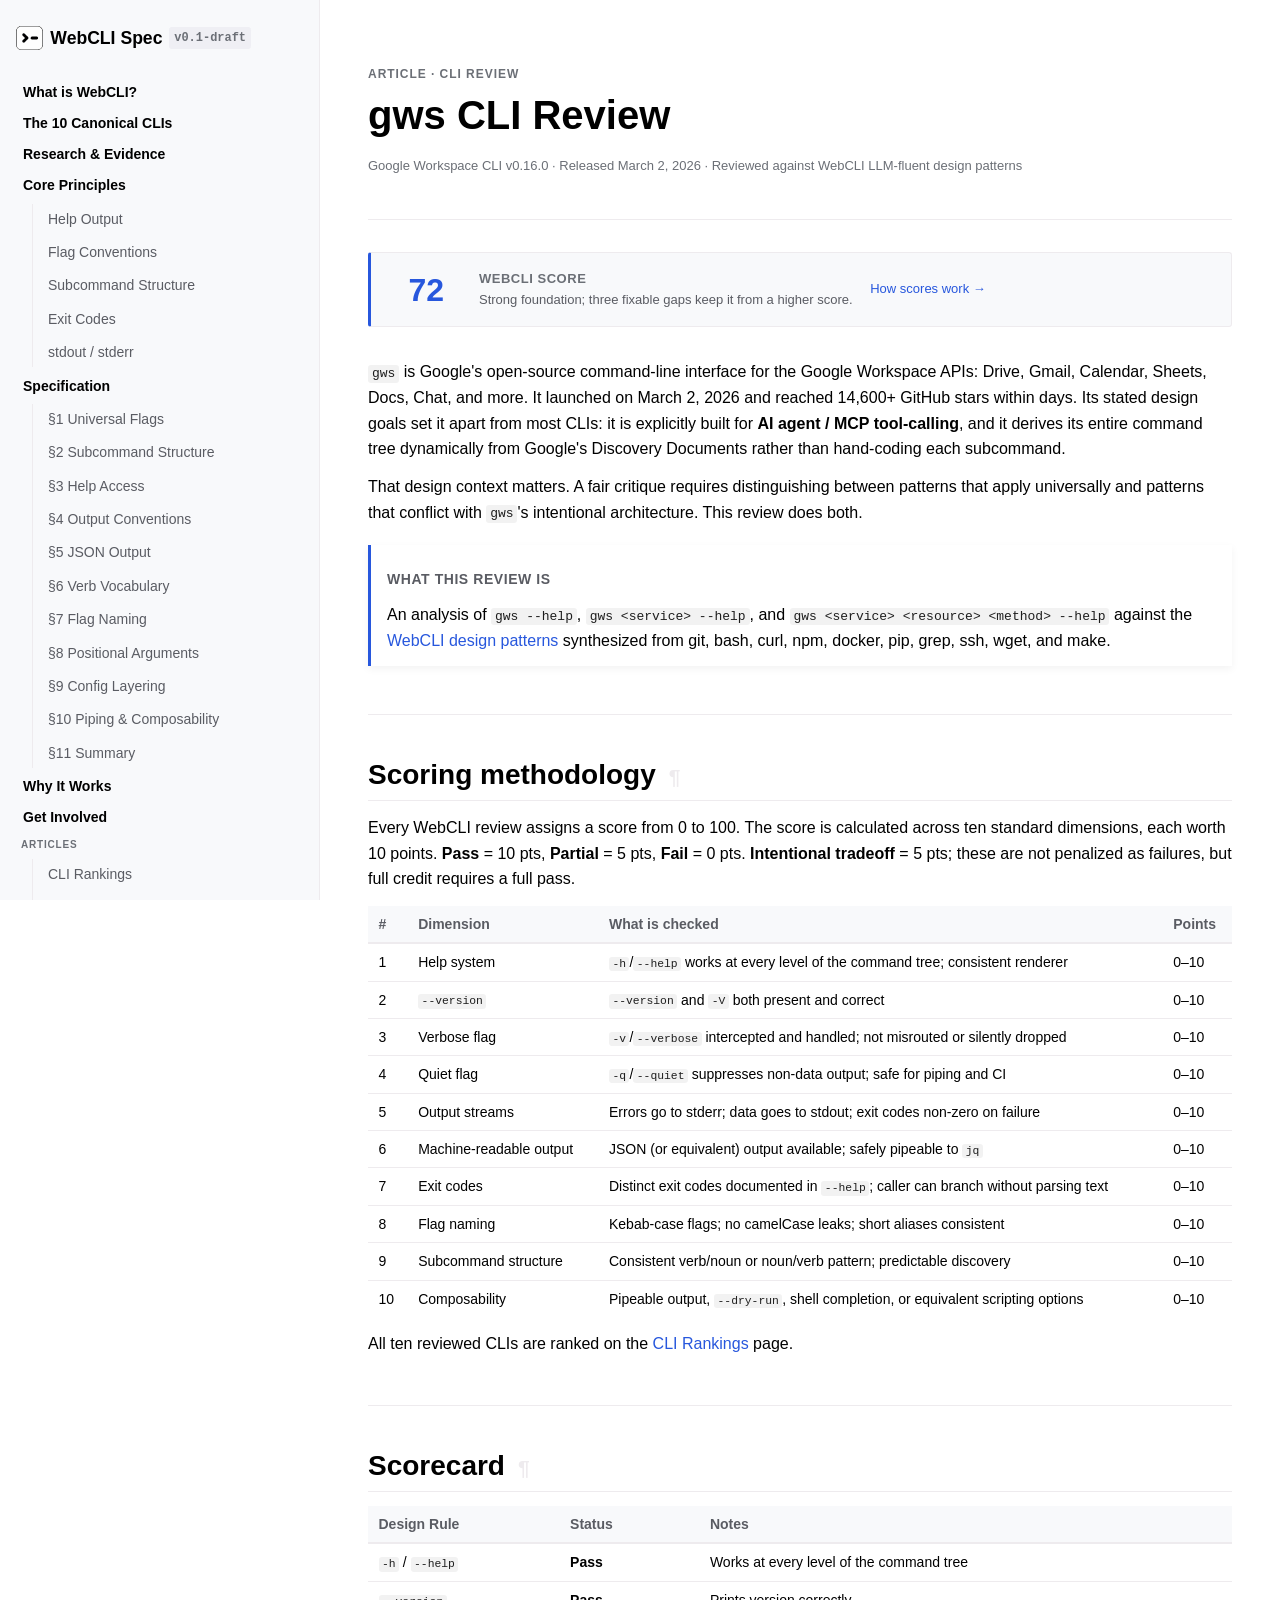
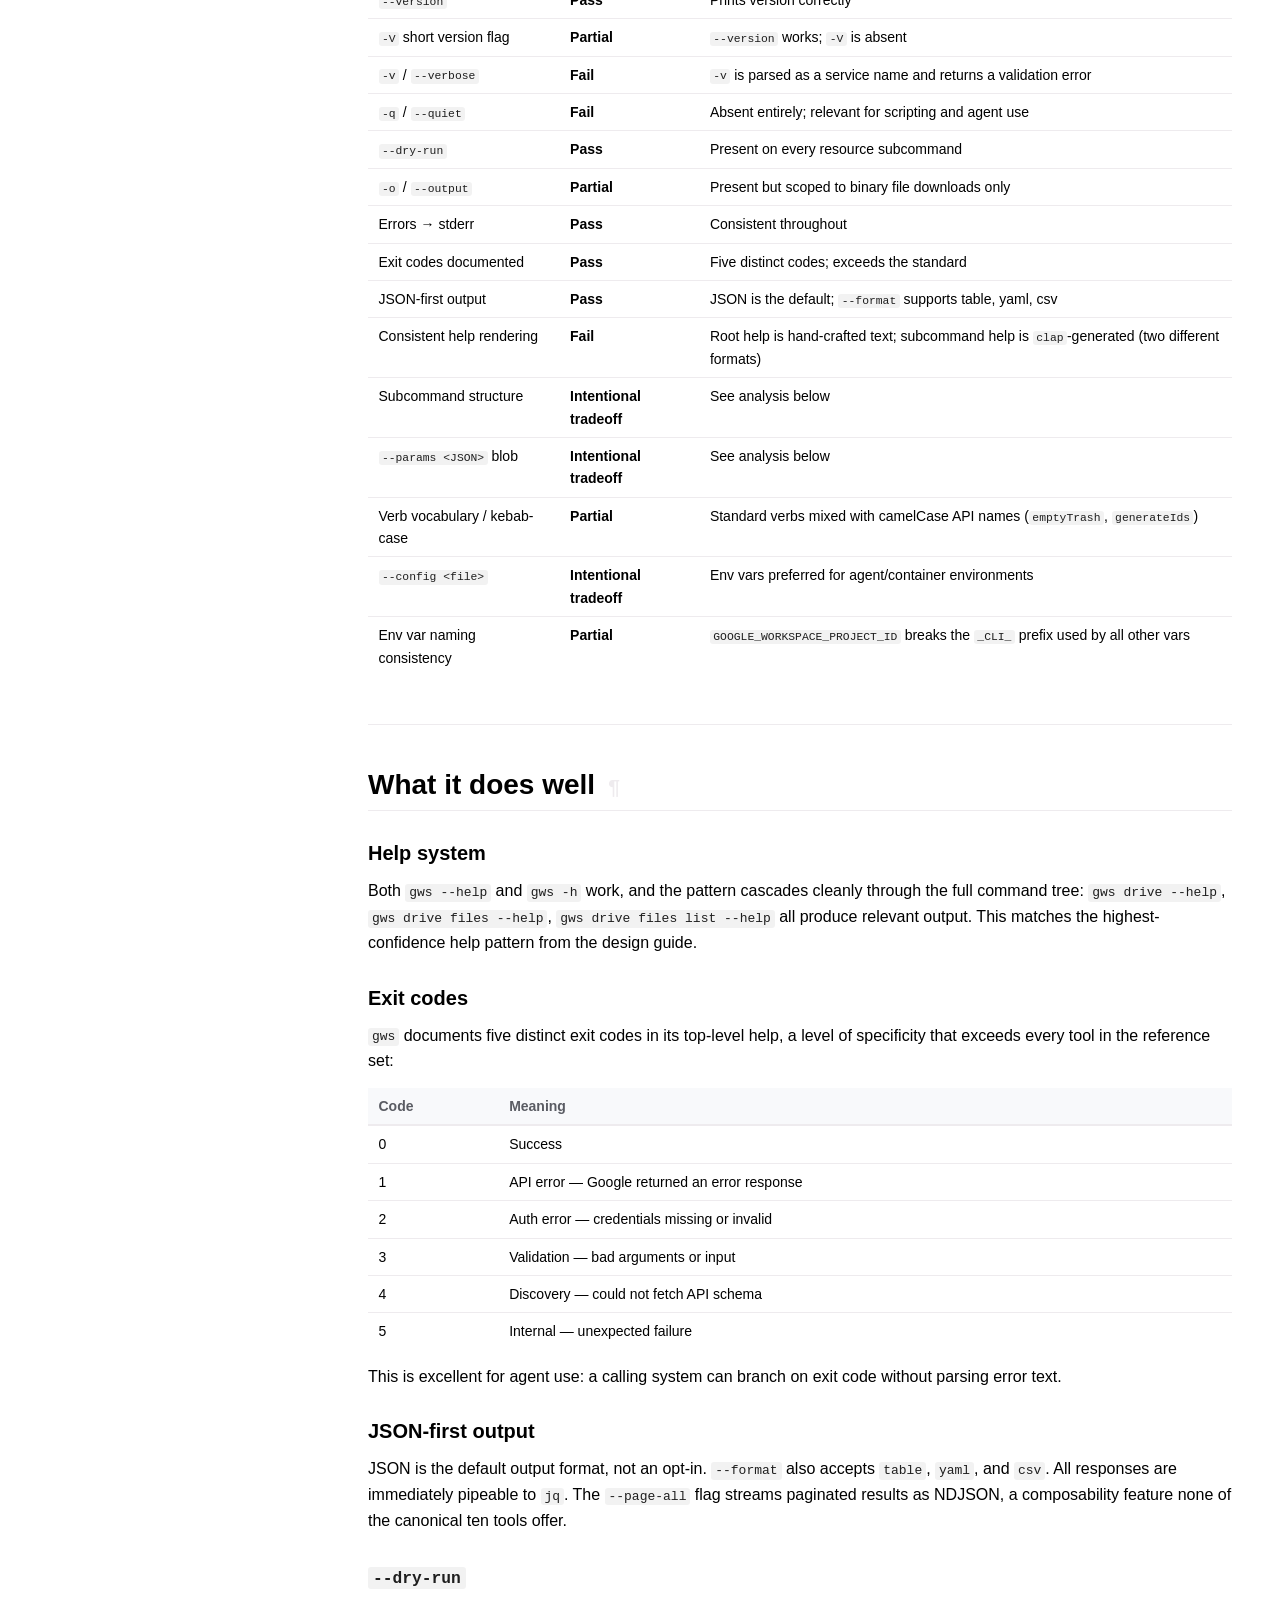
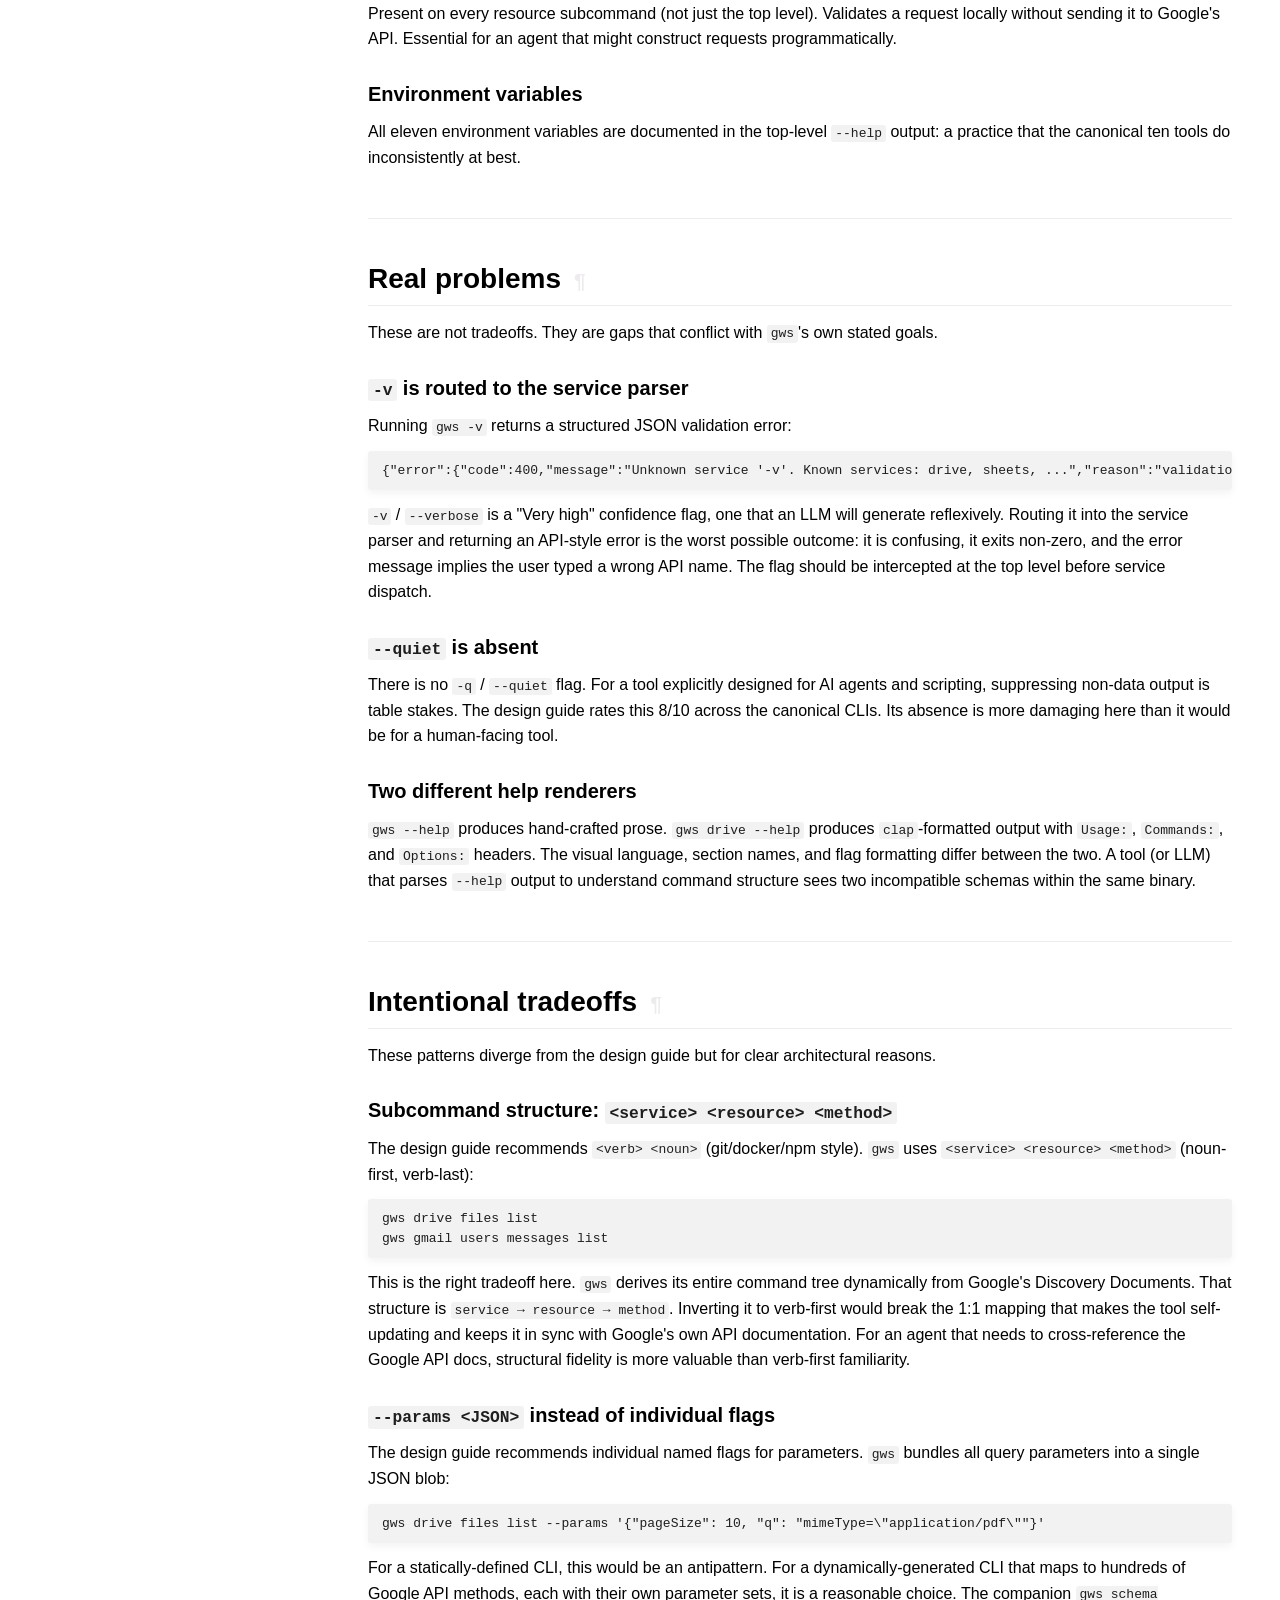
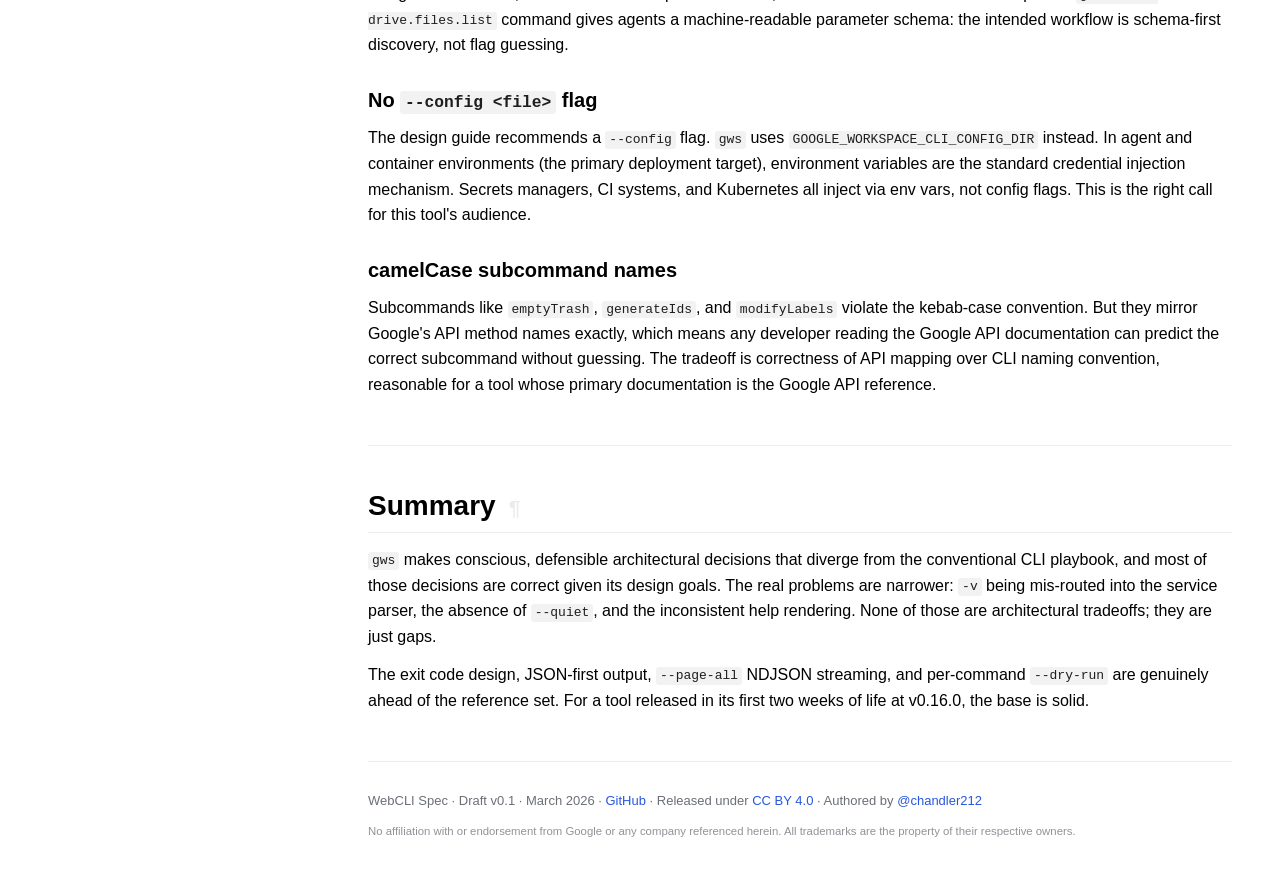
<file: pages/gws-review.html>
<!DOCTYPE html>
<html lang="en" data-theme="light">
<head>
<!-- GOOGLE-TAG -->
<!-- Google tag (gtag.js) -->
<script async src="https://www.googletagmanager.com/gtag/js?id=G-XQ10PEN6HW"></script>
<script>
  window.dataLayer = window.dataLayer || [];
  function gtag(){dataLayer.push(arguments);}
  gtag('js', new Date());

  gtag('config', 'G-XQ10PEN6HW');
</script>
<!-- /GOOGLE-TAG -->
  <meta charset="UTF-8">
  <meta name="viewport" content="width=device-width, initial-scale=1.0">
  <link rel="icon" type="image/svg+xml" href="../assets/logo.svg">
  <title>gws CLI Review — WebCLI</title>
  <meta name="description" content="A critique of Google's gws CLI (v0.16.0) against the WebCLI LLM-fluent design patterns.">
  <link rel="canonical" href="gws-review.html">
  <link rel="stylesheet" href="../assets/css/style.css">
</head>
<body>

<!-- MOBILE-HEADER -->
<header class="mobile-header">
  <label for="sidebar-toggle" class="nav-icon" aria-label="Toggle navigation">&#9776;</label>
  <a class="site-title" href="../index.html">
    <img src="../assets/logo.svg" alt="" class="header-logo" width="24" height="22">
    WebCLI
  </a>
  <button class="theme-toggle" id="theme-btn" aria-label="Toggle theme">&#9788;</button>
</header>
<!-- /MOBILE-HEADER -->

<input type="checkbox" id="sidebar-toggle" class="sidebar-toggle-input">

<div class="page-wrap">

  <!-- SIDEBAR -->
<nav class="sidebar" aria-label="Site navigation">
  <div class="sidebar-inner">
    <div class="sidebar-brand">
      <a href="../index.html" class="sidebar-brand-link">
        <img src="../assets/logo.svg" alt="" class="sidebar-logo" width="28" height="25">
        WebCLI Spec
        <span class="version-badge">v0.1-draft</span>
      </a>
    </div>
    <ul class="nav-tree">
      <li><a href="../index.html#what-is-webcli">What is WebCLI?</a></li>
      <li><a href="../index.html#canonical-clis">The 10 Canonical CLIs</a></li>
      <li><a href="../index.html#research">Research &amp; Evidence</a></li>
      <li>
        <a href="../index.html#core-principles">Core Principles</a>
        <ul>
          <li><a href="../index.html#principle-help">Help Output</a></li>
          <li><a href="../index.html#principle-flags">Flag Conventions</a></li>
          <li><a href="../index.html#principle-subcommands">Subcommand Structure</a></li>
          <li><a href="../index.html#principle-exit-codes">Exit Codes</a></li>
          <li><a href="../index.html#principle-streams">stdout / stderr</a></li>
        </ul>
      </li>
      <li>
        <a href="../index.html#specification">Specification</a>
        <ul>
          <li><a href="../index.html#spec-universal-flags">§1 Universal Flags</a></li>
          <li><a href="../index.html#spec-subcommand-structure">§2 Subcommand Structure</a></li>
          <li><a href="../index.html#spec-help-access">§3 Help Access</a></li>
          <li><a href="../index.html#spec-output-conventions">§4 Output Conventions</a></li>
          <li><a href="../index.html#spec-json-output">§5 JSON Output</a></li>
          <li><a href="../index.html#spec-verb-vocabulary">§6 Verb Vocabulary</a></li>
          <li><a href="../index.html#spec-flag-naming">§7 Flag Naming</a></li>
          <li><a href="../index.html#spec-positional-args">§8 Positional Arguments</a></li>
          <li><a href="../index.html#spec-config-layering">§9 Config Layering</a></li>
          <li><a href="../index.html#spec-piping">§10 Piping &amp; Composability</a></li>
          <li><a href="../index.html#spec-summary">§11 Summary</a></li>
        </ul>
      </li>
      <li><a href="../index.html#why-it-works">Why It Works</a></li>
      <li><a href="../index.html#get-involved">Get Involved</a></li>
      <li>
        <span class="nav-section-label">Articles</span>
        <ul>
          <li><a href="ranking.html">CLI Rankings</a></li>
          <li><a href="top-clis.html">Top 10 CLIs (Pre-2024)</a></li>
          <li><a href="gws-review.html">gws CLI Review</a></li>
          <li><a href="hubspot-review.html">HubSpot CLI Review</a></li>
        </ul>
      </li>
      <li class="nav-collapsible">
        <input type="checkbox" id="nav-evidence-toggle" class="nav-collapsible-input">
        <label for="nav-evidence-toggle" class="nav-collapsible-label">Evidence Files <span class="nav-toggle-icon">&#9654;</span></label>
        <ul class="nav-collapsible-list">
          <li><a href="md-viewer.html?file=data/cli_design_patterns.md">cli_design_patterns.md</a></li>
          <li><a href="md-viewer.html?file=data/topclis.md">topclis.md</a></li>
          <li class="nav-cli-parent"><span class="nav-cli-name">git</span><ul class="nav-cli-sublist"><li><a href="md-viewer.html?file=data/git_help.md">help</a></li><li><a href="md-viewer.html?file=data/git_example.md">examples</a></li></ul></li>
          <li class="nav-cli-parent"><span class="nav-cli-name">bash</span><ul class="nav-cli-sublist"><li><a href="md-viewer.html?file=data/bash_help.md">help</a></li><li><a href="md-viewer.html?file=data/bash_example.md">examples</a></li></ul></li>
          <li class="nav-cli-parent"><span class="nav-cli-name">curl</span><ul class="nav-cli-sublist"><li><a href="md-viewer.html?file=data/curl_help.md">help</a></li><li><a href="md-viewer.html?file=data/curl_example.md">examples</a></li></ul></li>
          <li class="nav-cli-parent"><span class="nav-cli-name">npm</span><ul class="nav-cli-sublist"><li><a href="md-viewer.html?file=data/npm_help.md">help</a></li><li><a href="md-viewer.html?file=data/npm_example.md">examples</a></li></ul></li>
          <li class="nav-cli-parent"><span class="nav-cli-name">docker</span><ul class="nav-cli-sublist"><li><a href="md-viewer.html?file=data/docker_help.md">help</a></li><li><a href="md-viewer.html?file=data/docker_example.md">examples</a></li></ul></li>
          <li class="nav-cli-parent"><span class="nav-cli-name">pip</span><ul class="nav-cli-sublist"><li><a href="md-viewer.html?file=data/pip_help.md">help</a></li><li><a href="md-viewer.html?file=data/pip_example.md">examples</a></li></ul></li>
          <li class="nav-cli-parent"><span class="nav-cli-name">grep</span><ul class="nav-cli-sublist"><li><a href="md-viewer.html?file=data/grep_help.md">help</a></li><li><a href="md-viewer.html?file=data/grep_example.md">examples</a></li></ul></li>
          <li class="nav-cli-parent"><span class="nav-cli-name">ssh</span><ul class="nav-cli-sublist"><li><a href="md-viewer.html?file=data/ssh_help.md">help</a></li><li><a href="md-viewer.html?file=data/ssh_example.md">examples</a></li></ul></li>
          <li class="nav-cli-parent"><span class="nav-cli-name">wget</span><ul class="nav-cli-sublist"><li><a href="md-viewer.html?file=data/wget_help.md">help</a></li><li><a href="md-viewer.html?file=data/wget_example.md">examples</a></li></ul></li>
          <li class="nav-cli-parent"><span class="nav-cli-name">make</span><ul class="nav-cli-sublist"><li><a href="md-viewer.html?file=data/make_help.md">help</a></li><li><a href="md-viewer.html?file=data/make_example.md">examples</a></li></ul></li>
        </ul>
      </li>
    </ul>
    <div class="sidebar-footer">
      <button class="theme-toggle theme-toggle-sidebar" id="theme-btn-sidebar" aria-label="Toggle theme">
        <span class="theme-icon">&#9788;</span> Toggle theme
      </button>
    </div>
  </div>
</nav>
<!-- /SIDEBAR -->

  <main class="content" id="main-content">

    <div class="article-hero">
      <p class="hero-eyebrow">Article &middot; CLI Review</p>
      <h1>gws CLI Review</h1>
      <p class="article-meta">Google Workspace CLI v0.16.0 &middot; Released March 2, 2026 &middot; Reviewed against WebCLI LLM-fluent design patterns</p>
    </div>

    <div class="review-score-block">
      <div class="score-badge score-good">72</div>
      <div>
        <div class="score-label">WebCLI Score</div>
        <div class="score-meta">Strong foundation; three fixable gaps keep it from a higher score.</div>
      </div>
      <a class="score-link" href="#scoring">How scores work &#8594;</a>
    </div>

    <section id="intro">
      <p>
        <code>gws</code> is Google's open-source command-line interface for the Google Workspace APIs:
        Drive, Gmail, Calendar, Sheets, Docs, Chat, and more. It launched on March 2, 2026 and
        reached 14,600+ GitHub stars within days. Its stated design goals set it apart from most CLIs:
        it is explicitly built for <strong>AI agent / MCP tool-calling</strong>, and it derives its
        entire command tree dynamically from Google's Discovery Documents rather than hand-coding each
        subcommand.
      </p>
      <p>
        That design context matters. A fair critique requires distinguishing between patterns that
        apply universally and patterns that conflict with <code>gws</code>'s intentional architecture.
        This review does both.
      </p>
      <div class="admonition note">
        <p class="admonition-title">What this review is</p>
        <p>
          An analysis of <code>gws --help</code>, <code>gws &lt;service&gt; --help</code>, and
          <code>gws &lt;service&gt; &lt;resource&gt; &lt;method&gt; --help</code> against the
          <a href="md-viewer.html?file=data/cli_design_patterns.md">WebCLI design patterns</a>
          synthesized from git, bash, curl, npm, docker, pip, grep, ssh, wget, and make.
        </p>
      </div>
    </section>

    <hr>

    <section id="scoring">
      <h2><a class="headerlink" href="#scoring">Scoring methodology <span class="pilcrow">¶</span></a></h2>
      <p>
        Every WebCLI review assigns a score from 0 to 100. The score is calculated across
        ten standard dimensions, each worth 10 points. <strong>Pass</strong> = 10 pts,
        <strong>Partial</strong> = 5 pts, <strong>Fail</strong> = 0 pts. <strong>Intentional
        tradeoff</strong> = 5 pts; these are not penalized as failures, but full credit
        requires a full pass.
      </p>
      <table class="spec-table">
        <thead>
          <tr><th>#</th><th>Dimension</th><th>What is checked</th><th>Points</th></tr>
        </thead>
        <tbody>
          <tr><td>1</td><td>Help system</td><td><code>-h</code>/<code>--help</code> works at every level of the command tree; consistent renderer</td><td>0–10</td></tr>
          <tr><td>2</td><td><code>--version</code></td><td><code>--version</code> and <code>-V</code> both present and correct</td><td>0–10</td></tr>
          <tr><td>3</td><td>Verbose flag</td><td><code>-v</code>/<code>--verbose</code> intercepted and handled; not misrouted or silently dropped</td><td>0–10</td></tr>
          <tr><td>4</td><td>Quiet flag</td><td><code>-q</code>/<code>--quiet</code> suppresses non-data output; safe for piping and CI</td><td>0–10</td></tr>
          <tr><td>5</td><td>Output streams</td><td>Errors go to stderr; data goes to stdout; exit codes non-zero on failure</td><td>0–10</td></tr>
          <tr><td>6</td><td>Machine-readable output</td><td>JSON (or equivalent) output available; safely pipeable to <code>jq</code></td><td>0–10</td></tr>
          <tr><td>7</td><td>Exit codes</td><td>Distinct exit codes documented in <code>--help</code>; caller can branch without parsing text</td><td>0–10</td></tr>
          <tr><td>8</td><td>Flag naming</td><td>Kebab-case flags; no camelCase leaks; short aliases consistent</td><td>0–10</td></tr>
          <tr><td>9</td><td>Subcommand structure</td><td>Consistent verb/noun or noun/verb pattern; predictable discovery</td><td>0–10</td></tr>
          <tr><td>10</td><td>Composability</td><td>Pipeable output, <code>--dry-run</code>, shell completion, or equivalent scripting options</td><td>0–10</td></tr>
        </tbody>
      </table>
      <p>
        All ten reviewed CLIs are ranked on the <a href="ranking.html">CLI Rankings</a> page.
      </p>
    </section>

    <hr>

    <section id="scorecard">
      <h2><a class="headerlink" href="#scorecard">Scorecard <span class="pilcrow">¶</span></a></h2>
      <table class="spec-table">
        <thead>
          <tr><th>Design Rule</th><th>Status</th><th>Notes</th></tr>
        </thead>
        <tbody>
          <tr><td><code>-h</code> / <code>--help</code></td><td><strong>Pass</strong></td><td>Works at every level of the command tree</td></tr>
          <tr><td><code>--version</code></td><td><strong>Pass</strong></td><td>Prints version correctly</td></tr>
          <tr><td><code>-V</code> short version flag</td><td><strong>Partial</strong></td><td><code>--version</code> works; <code>-V</code> is absent</td></tr>
          <tr><td><code>-v</code> / <code>--verbose</code></td><td><strong>Fail</strong></td><td><code>-v</code> is parsed as a service name and returns a validation error</td></tr>
          <tr><td><code>-q</code> / <code>--quiet</code></td><td><strong>Fail</strong></td><td>Absent entirely; relevant for scripting and agent use</td></tr>
          <tr><td><code>--dry-run</code></td><td><strong>Pass</strong></td><td>Present on every resource subcommand</td></tr>
          <tr><td><code>-o</code> / <code>--output</code></td><td><strong>Partial</strong></td><td>Present but scoped to binary file downloads only</td></tr>
          <tr><td>Errors &#8594; stderr</td><td><strong>Pass</strong></td><td>Consistent throughout</td></tr>
          <tr><td>Exit codes documented</td><td><strong>Pass</strong></td><td>Five distinct codes; exceeds the standard</td></tr>
          <tr><td>JSON-first output</td><td><strong>Pass</strong></td><td>JSON is the default; <code>--format</code> supports table, yaml, csv</td></tr>
          <tr><td>Consistent help rendering</td><td><strong>Fail</strong></td><td>Root help is hand-crafted text; subcommand help is <code>clap</code>-generated (two different formats)</td></tr>
          <tr><td>Subcommand structure</td><td><strong>Intentional tradeoff</strong></td><td>See analysis below</td></tr>
          <tr><td><code>--params &lt;JSON&gt;</code> blob</td><td><strong>Intentional tradeoff</strong></td><td>See analysis below</td></tr>
          <tr><td>Verb vocabulary / kebab-case</td><td><strong>Partial</strong></td><td>Standard verbs mixed with camelCase API names (<code>emptyTrash</code>, <code>generateIds</code>)</td></tr>
          <tr><td><code>--config &lt;file&gt;</code></td><td><strong>Intentional tradeoff</strong></td><td>Env vars preferred for agent/container environments</td></tr>
          <tr><td>Env var naming consistency</td><td><strong>Partial</strong></td><td><code>GOOGLE_WORKSPACE_PROJECT_ID</code> breaks the <code>_CLI_</code> prefix used by all other vars</td></tr>
        </tbody>
      </table>
    </section>

    <hr>

    <section id="passes">
      <h2><a class="headerlink" href="#passes">What it does well <span class="pilcrow">¶</span></a></h2>

      <h3 id="help">Help system</h3>
      <p>
        Both <code>gws --help</code> and <code>gws -h</code> work, and the pattern cascades cleanly
        through the full command tree: <code>gws drive --help</code>,
        <code>gws drive files --help</code>, <code>gws drive files list --help</code> all produce
        relevant output. This matches the highest-confidence help pattern from the design guide.
      </p>

      <h3 id="exit-codes">Exit codes</h3>
      <p>
        <code>gws</code> documents five distinct exit codes in its top-level help, a level of
        specificity that exceeds every tool in the reference set:
      </p>
      <table class="spec-table">
        <thead><tr><th>Code</th><th>Meaning</th></tr></thead>
        <tbody>
          <tr><td>0</td><td>Success</td></tr>
          <tr><td>1</td><td>API error — Google returned an error response</td></tr>
          <tr><td>2</td><td>Auth error — credentials missing or invalid</td></tr>
          <tr><td>3</td><td>Validation — bad arguments or input</td></tr>
          <tr><td>4</td><td>Discovery — could not fetch API schema</td></tr>
          <tr><td>5</td><td>Internal — unexpected failure</td></tr>
        </tbody>
      </table>
      <p>
        This is excellent for agent use: a calling system can branch on exit code without
        parsing error text.
      </p>

      <h3 id="json-output">JSON-first output</h3>
      <p>
        JSON is the default output format, not an opt-in. <code>--format</code> also accepts
        <code>table</code>, <code>yaml</code>, and <code>csv</code>. All responses are immediately
        pipeable to <code>jq</code>. The <code>--page-all</code> flag streams paginated results as
        NDJSON, a composability feature none of the canonical ten tools offer.
      </p>

      <h3 id="dry-run"><code>--dry-run</code></h3>
      <p>
        Present on every resource subcommand (not just the top level). Validates a request locally
        without sending it to Google's API. Essential for an agent that might construct requests
        programmatically.
      </p>

      <h3 id="env-vars">Environment variables</h3>
      <p>
        All eleven environment variables are documented in the top-level <code>--help</code> output:
        a practice that the canonical ten tools do inconsistently at best.
      </p>
    </section>

    <hr>

    <section id="real-problems">
      <h2><a class="headerlink" href="#real-problems">Real problems <span class="pilcrow">¶</span></a></h2>
      <p>
        These are not tradeoffs. They are gaps that conflict with <code>gws</code>'s own stated goals.
      </p>

      <h3 id="verbose-flag"><code>-v</code> is routed to the service parser</h3>
      <p>
        Running <code>gws -v</code> returns a structured JSON validation error:
      </p>
      <pre><code>{"error":{"code":400,"message":"Unknown service '-v'. Known services: drive, sheets, ...","reason":"validationError"}}</code></pre>
      <p>
        <code>-v</code> / <code>--verbose</code> is a "Very high" confidence flag, one that an LLM
        will generate reflexively. Routing it into the service parser and returning an API-style
        error is the worst possible outcome: it is confusing, it exits non-zero, and the error
        message implies the user typed a wrong API name. The flag should be intercepted at the
        top level before service dispatch.
      </p>

      <h3 id="quiet-flag"><code>--quiet</code> is absent</h3>
      <p>
        There is no <code>-q</code> / <code>--quiet</code> flag. For a tool explicitly designed for
        AI agents and scripting, suppressing non-data output is table stakes. The design guide rates
        this 8/10 across the canonical CLIs. Its absence is more damaging here than it would be for
        a human-facing tool.
      </p>

      <h3 id="help-rendering">Two different help renderers</h3>
      <p>
        <code>gws --help</code> produces hand-crafted prose. <code>gws drive --help</code> produces
        <code>clap</code>-formatted output with <code>Usage:</code>, <code>Commands:</code>, and
        <code>Options:</code> headers. The visual language, section names, and flag formatting differ
        between the two. A tool (or LLM) that parses <code>--help</code> output to understand command
        structure sees two incompatible schemas within the same binary.
      </p>
    </section>

    <hr>

    <section id="tradeoffs">
      <h2><a class="headerlink" href="#tradeoffs">Intentional tradeoffs <span class="pilcrow">¶</span></a></h2>
      <p>
        These patterns diverge from the design guide but for clear architectural reasons.
      </p>

      <h3 id="subcommand-structure">Subcommand structure: <code>&lt;service&gt; &lt;resource&gt; &lt;method&gt;</code></h3>
      <p>
        The design guide recommends <code>&lt;verb&gt; &lt;noun&gt;</code> (git/docker/npm style).
        <code>gws</code> uses <code>&lt;service&gt; &lt;resource&gt; &lt;method&gt;</code>
        (noun-first, verb-last):
      </p>
      <pre><code>gws drive files list
gws gmail users messages list</code></pre>
      <p>
        This is the right tradeoff here. <code>gws</code> derives its entire command tree
        dynamically from Google's Discovery Documents. That structure is
        <code>service → resource → method</code>. Inverting it to verb-first would break the
        1:1 mapping that makes the tool self-updating and keeps it in sync with Google's own
        API documentation. For an agent that needs to cross-reference the Google API docs,
        structural fidelity is more valuable than verb-first familiarity.
      </p>

      <h3 id="params-blob"><code>--params &lt;JSON&gt;</code> instead of individual flags</h3>
      <p>
        The design guide recommends individual named flags for parameters. <code>gws</code>
        bundles all query parameters into a single JSON blob:
      </p>
      <pre><code>gws drive files list --params '{"pageSize": 10, "q": "mimeType=\"application/pdf\""}'</code></pre>
      <p>
        For a statically-defined CLI, this would be an antipattern. For a dynamically-generated
        CLI that maps to hundreds of Google API methods, each with their own parameter sets, it
        is a reasonable choice. The companion <code>gws schema drive.files.list</code> command
        gives agents a machine-readable parameter schema: the intended workflow is
        schema-first discovery, not flag guessing.
      </p>

      <h3 id="no-config-flag">No <code>--config &lt;file&gt;</code> flag</h3>
      <p>
        The design guide recommends a <code>--config</code> flag. <code>gws</code> uses
        <code>GOOGLE_WORKSPACE_CLI_CONFIG_DIR</code> instead. In agent and container environments
        (the primary deployment target), environment variables are the standard credential injection
        mechanism. Secrets managers, CI systems, and Kubernetes all inject via env vars, not
        config flags. This is the right call for this tool's audience.
      </p>

      <h3 id="camel-case">camelCase subcommand names</h3>
      <p>
        Subcommands like <code>emptyTrash</code>, <code>generateIds</code>, and
        <code>modifyLabels</code> violate the kebab-case convention. But they mirror Google's
        API method names exactly, which means any developer reading the Google API documentation
        can predict the correct subcommand without guessing. The tradeoff is correctness of
        API mapping over CLI naming convention, reasonable for a tool whose primary documentation
        is the Google API reference.
      </p>
    </section>

    <hr>

    <section id="summary">
      <h2><a class="headerlink" href="#summary">Summary <span class="pilcrow">¶</span></a></h2>
      <p>
        <code>gws</code> makes conscious, defensible architectural decisions that diverge from
        the conventional CLI playbook, and most of those decisions are correct given its design
        goals. The real problems are narrower: <code>-v</code> being mis-routed into the service
        parser, the absence of <code>--quiet</code>, and the inconsistent help rendering.
        None of those are architectural tradeoffs; they are just gaps.
      </p>
      <p>
        The exit code design, JSON-first output, <code>--page-all</code> NDJSON streaming, and
        per-command <code>--dry-run</code> are genuinely ahead of the reference set. For a tool
        released in its first two weeks of life at v0.16.0, the base is solid.
      </p>
    </section>

    <footer class="page-footer">
      <p>WebCLI Spec &middot; Draft v0.1 &middot; March 2026 &middot; <a href="https://github.com/webclihq/spec" rel="noopener">GitHub</a> &middot; Released under <a href="https://creativecommons.org/licenses/by/4.0/" rel="noopener">CC BY 4.0</a> &middot; Authored by <a href="https://github.com/chandler212" rel="noopener">@chandler212</a></p>
      <p class="footer-disclaimer">No affiliation with or endorsement from Google or any company referenced herein. All trademarks are the property of their respective owners.</p>
    </footer>

  </main>

  <aside class="right-toc" aria-label="On this page">
    <p class="toc-title">On this page</p>
    <ul>
      <li><a href="#scoring">Scoring methodology</a></li>
      <li><a href="#scorecard">Scorecard</a></li>
      <li><a href="#passes">What it does well</a>
        <ul>
          <li><a href="#help">Help system</a></li>
          <li><a href="#exit-codes">Exit codes</a></li>
          <li><a href="#json-output">JSON-first output</a></li>
          <li><a href="#dry-run">--dry-run</a></li>
          <li><a href="#env-vars">Env vars</a></li>
        </ul>
      </li>
      <li><a href="#real-problems">Real problems</a>
        <ul>
          <li><a href="#verbose-flag">-v mis-routed</a></li>
          <li><a href="#quiet-flag">--quiet absent</a></li>
          <li><a href="#help-rendering">Split help renderers</a></li>
        </ul>
      </li>
      <li><a href="#tradeoffs">Intentional tradeoffs</a>
        <ul>
          <li><a href="#subcommand-structure">Subcommand structure</a></li>
          <li><a href="#params-blob">--params blob</a></li>
          <li><a href="#no-config-flag">No --config flag</a></li>
          <li><a href="#camel-case">camelCase names</a></li>
        </ul>
      </li>
      <li><a href="#summary">Summary</a></li>
    </ul>
  </aside>

</div>

<script src="../assets/js/site.js"></script>

</body>
</html>
</file>
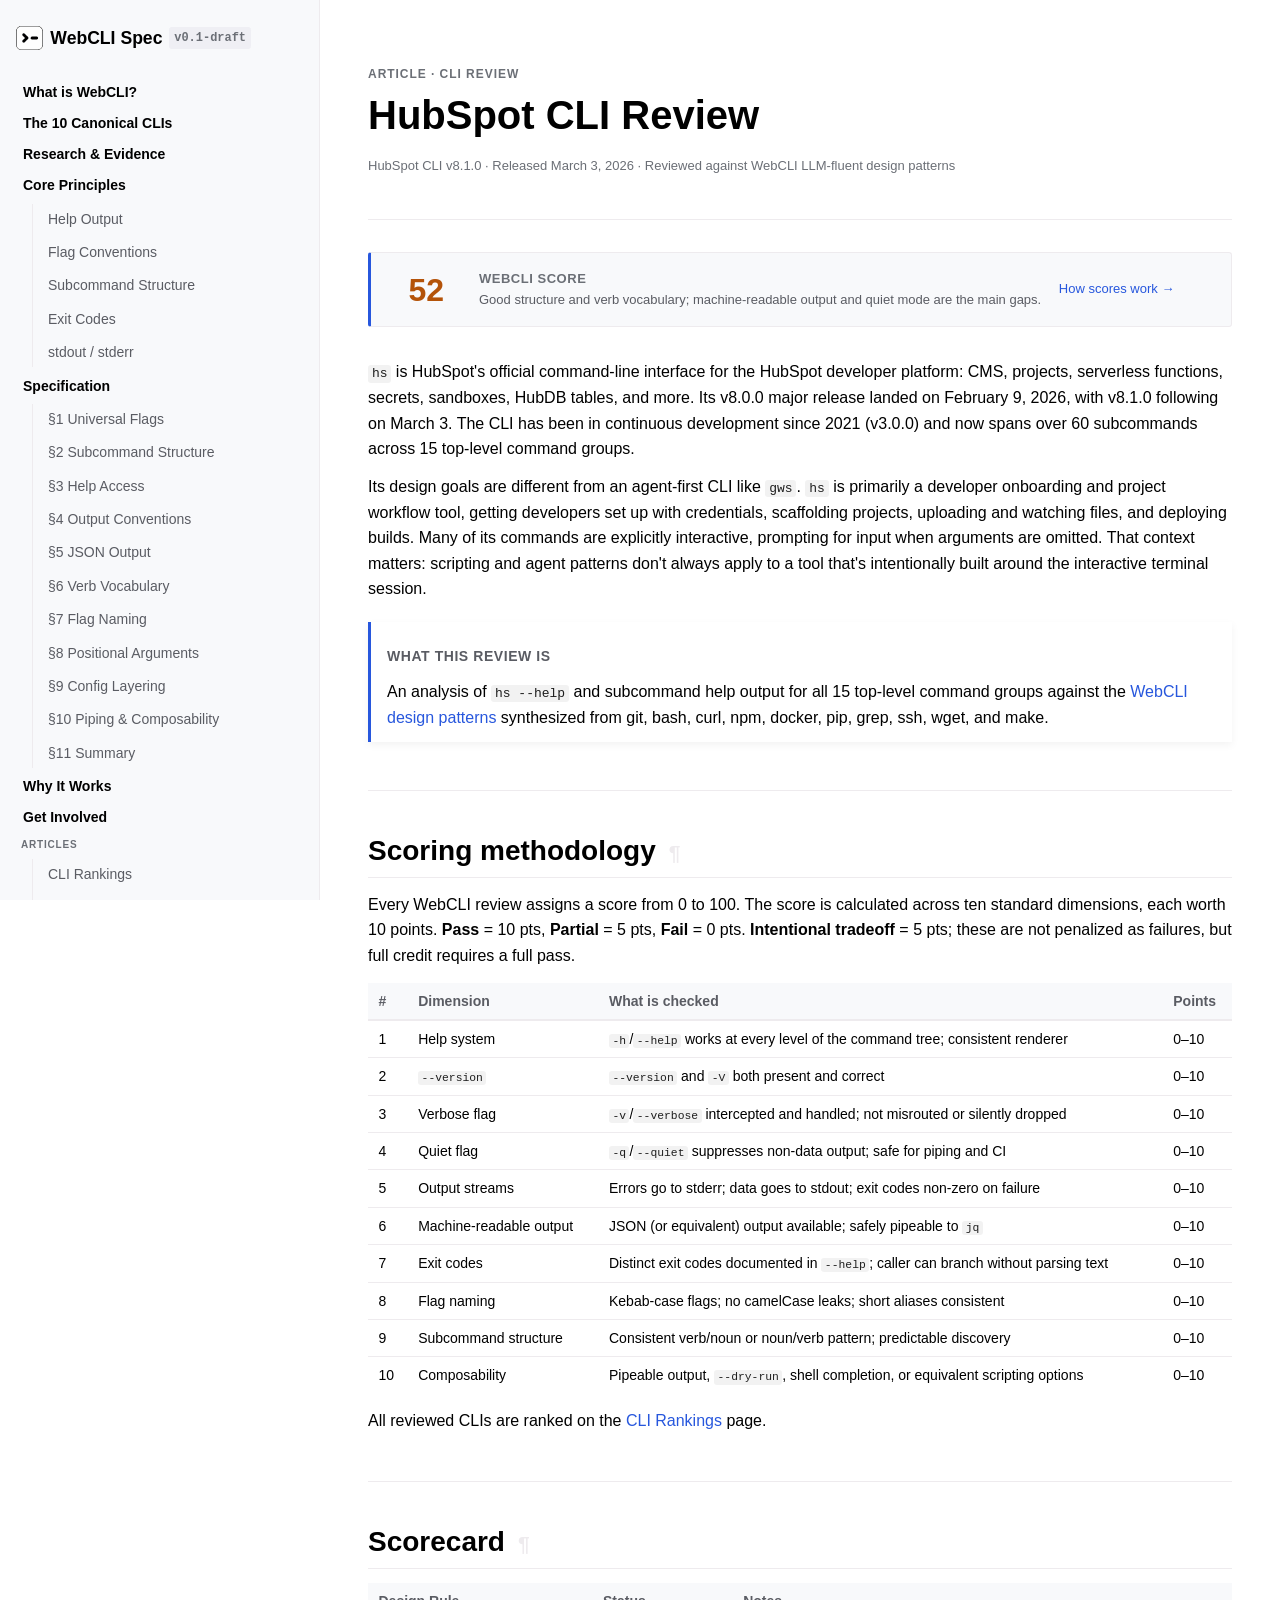
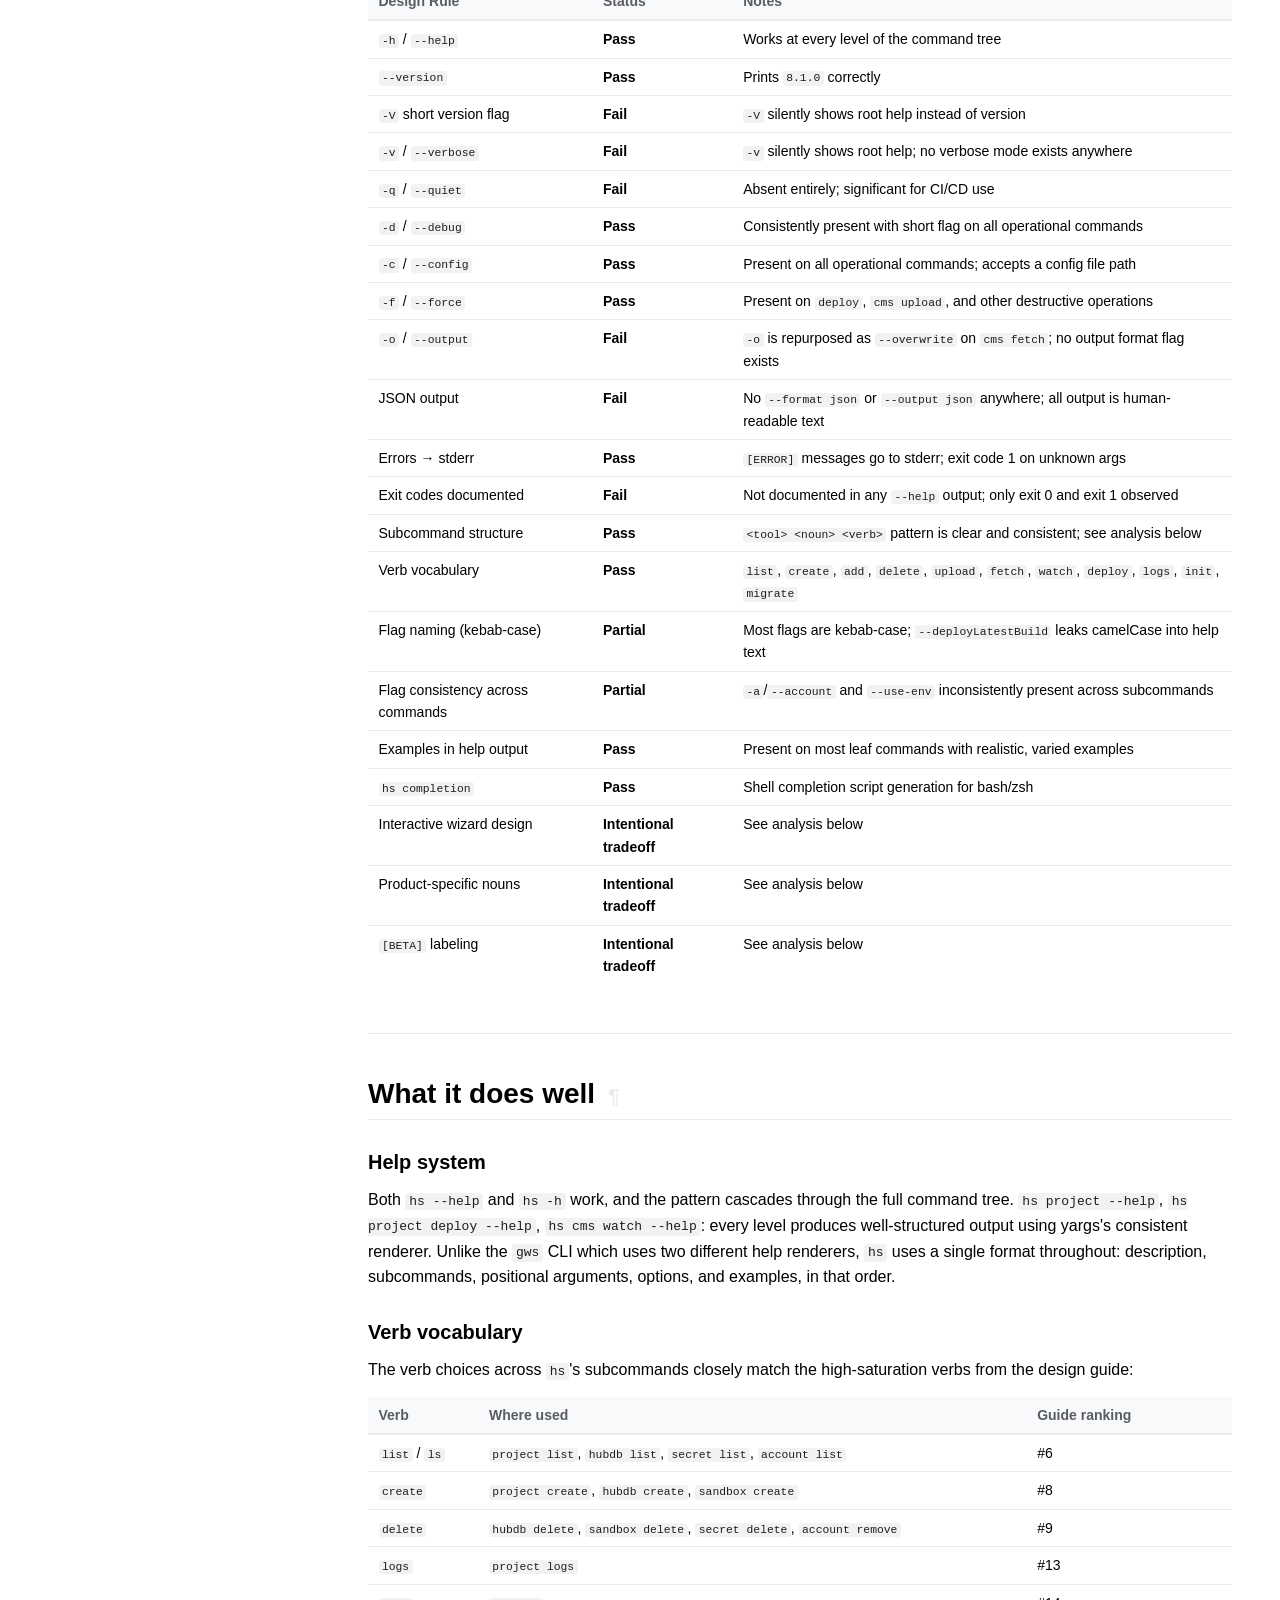
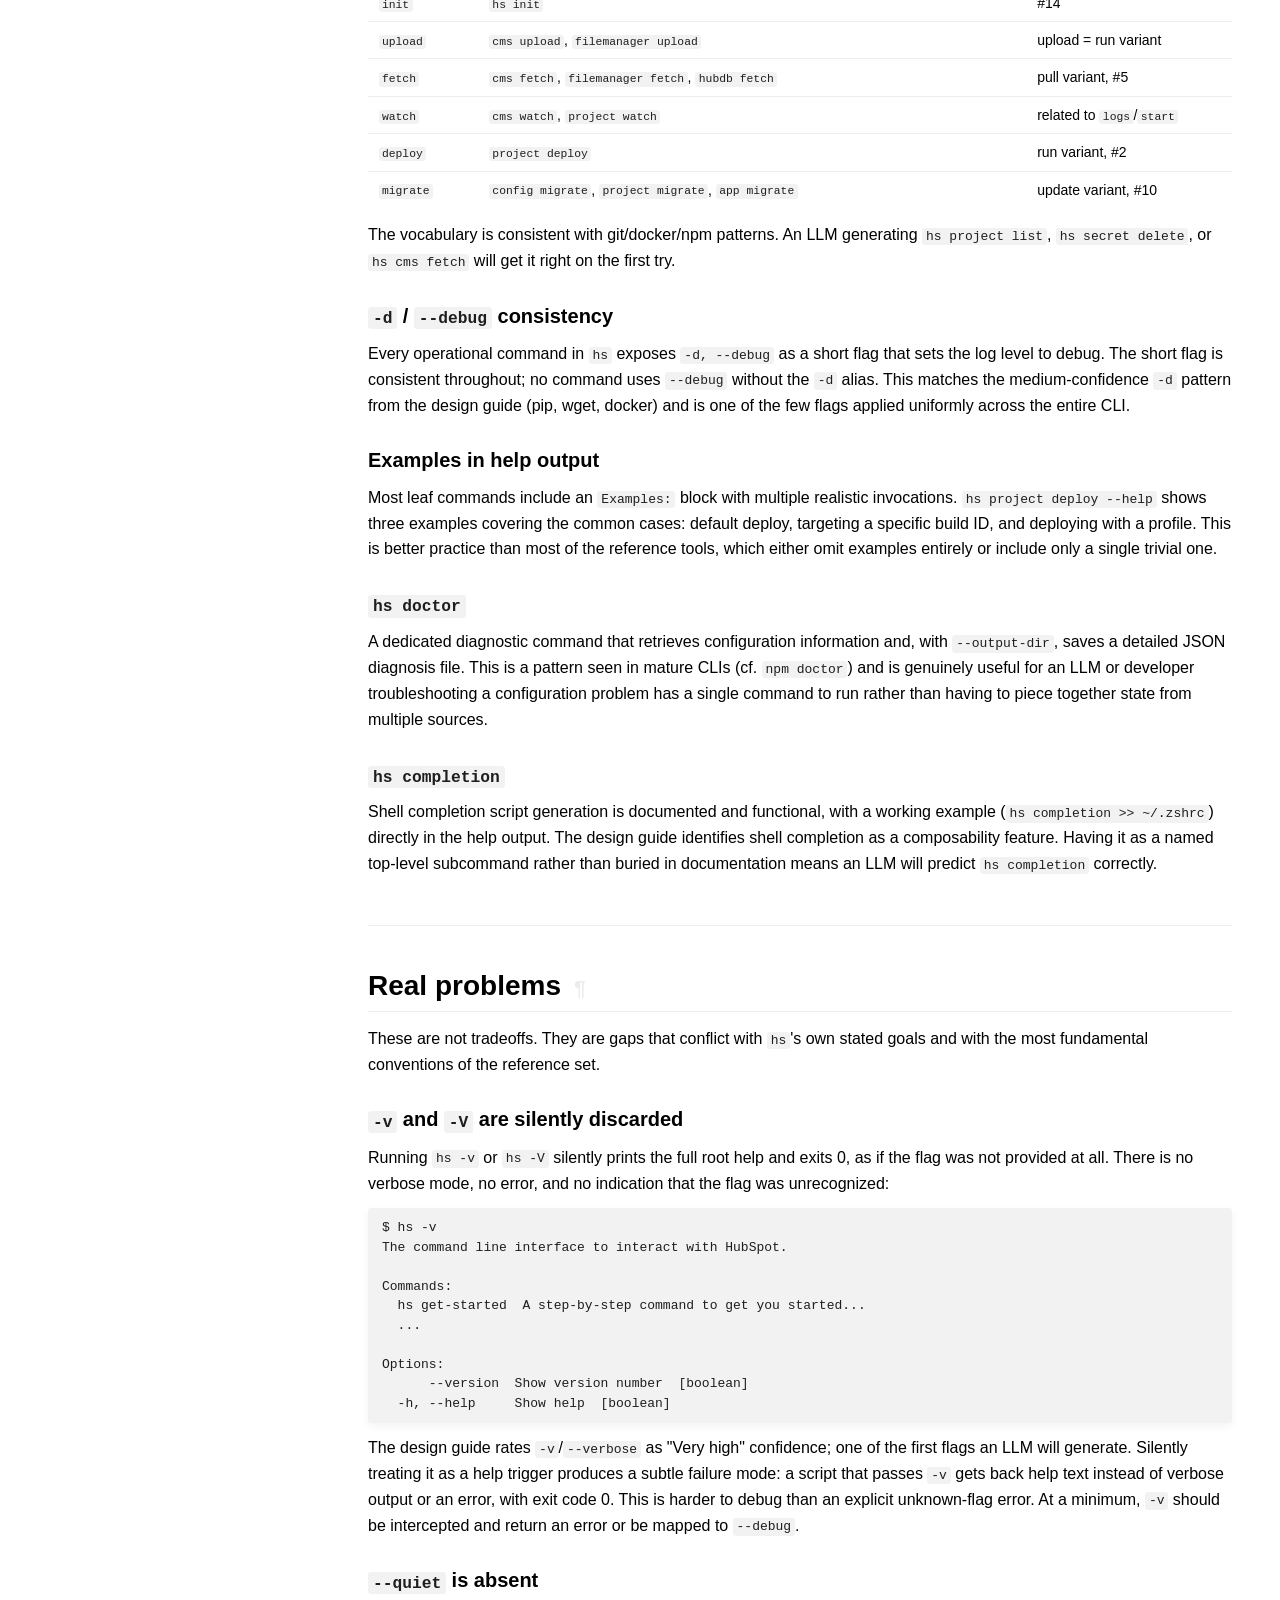
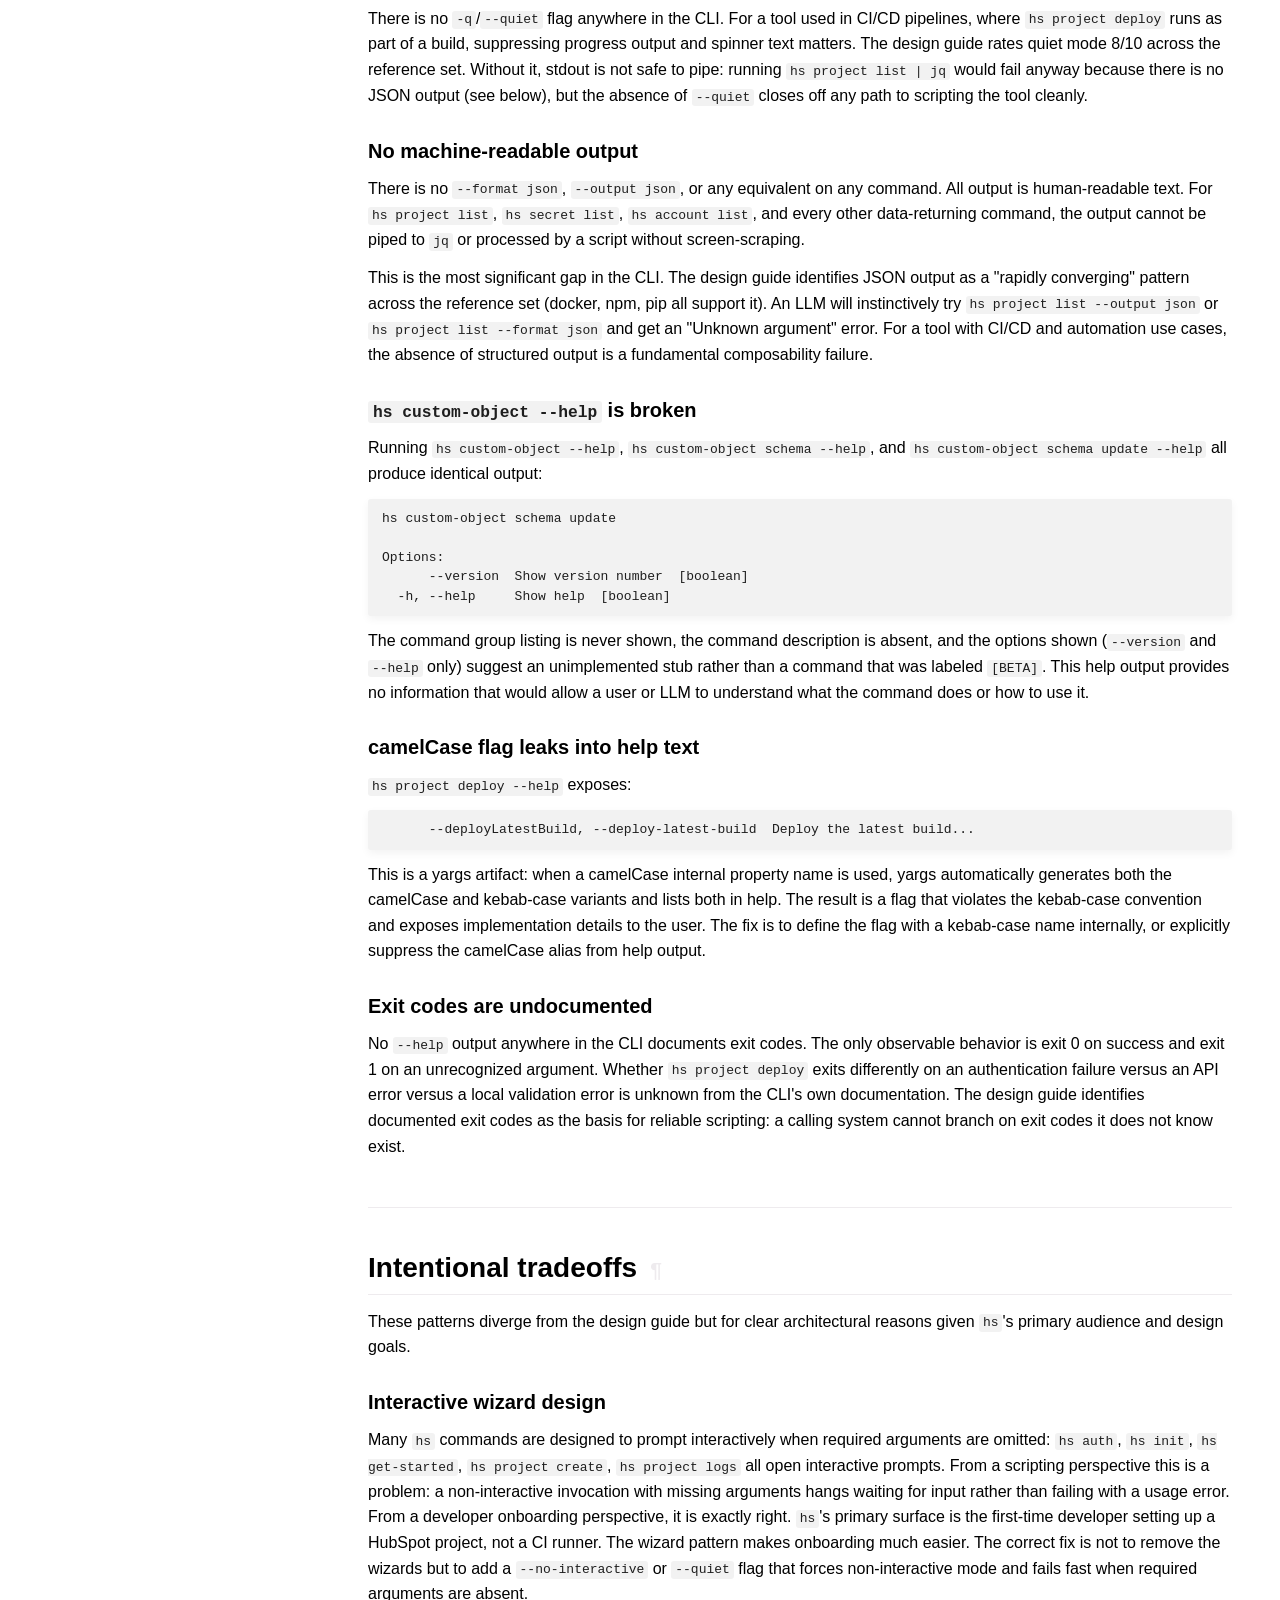
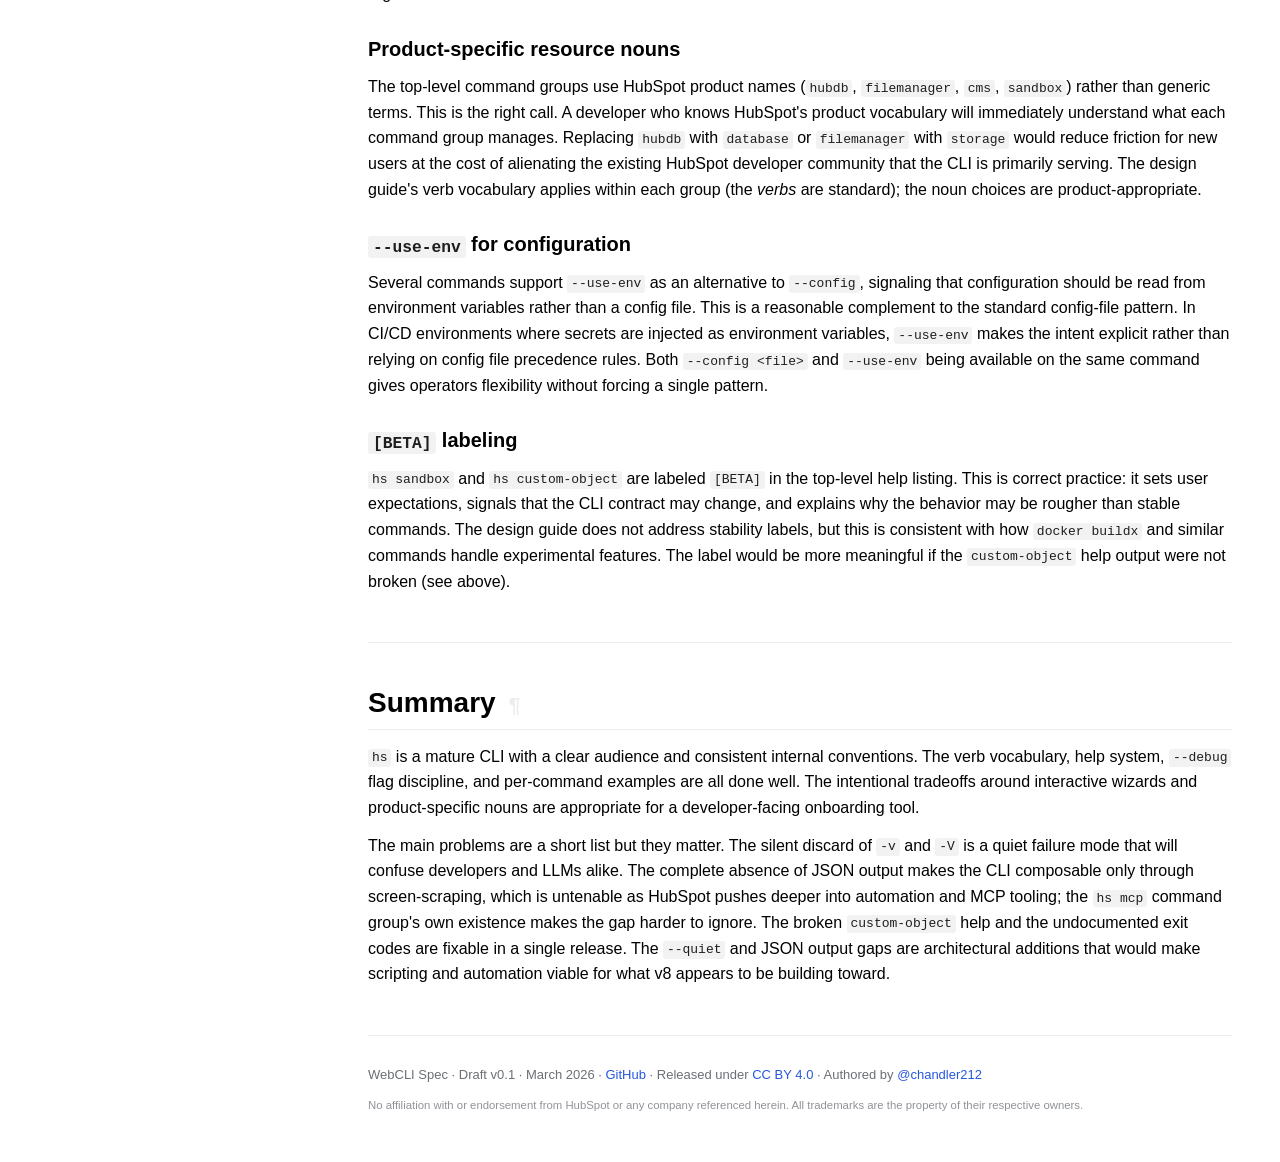
<file: pages/hubspot-review.html>
<!DOCTYPE html>
<html lang="en" data-theme="light">
<head>
<!-- GOOGLE-TAG -->
<!-- Google tag (gtag.js) -->
<script async src="https://www.googletagmanager.com/gtag/js?id=G-XQ10PEN6HW"></script>
<script>
  window.dataLayer = window.dataLayer || [];
  function gtag(){dataLayer.push(arguments);}
  gtag('js', new Date());

  gtag('config', 'G-XQ10PEN6HW');
</script>
<!-- /GOOGLE-TAG -->
  <meta charset="UTF-8">
  <meta name="viewport" content="width=device-width, initial-scale=1.0">
  <link rel="icon" type="image/svg+xml" href="../assets/logo.svg">
  <title>HubSpot CLI Review — WebCLI</title>
  <meta name="description" content="A critique of HubSpot's hs CLI (v8.1.0) against the WebCLI LLM-fluent design patterns.">
  <link rel="canonical" href="hubspot-review.html">
  <link rel="stylesheet" href="../assets/css/style.css">
</head>
<body>

<!-- MOBILE-HEADER -->
<header class="mobile-header">
  <label for="sidebar-toggle" class="nav-icon" aria-label="Toggle navigation">&#9776;</label>
  <a class="site-title" href="../index.html">
    <img src="../assets/logo.svg" alt="" class="header-logo" width="24" height="22">
    WebCLI
  </a>
  <button class="theme-toggle" id="theme-btn" aria-label="Toggle theme">&#9788;</button>
</header>
<!-- /MOBILE-HEADER -->

<input type="checkbox" id="sidebar-toggle" class="sidebar-toggle-input">

<div class="page-wrap">

  <!-- SIDEBAR -->
<nav class="sidebar" aria-label="Site navigation">
  <div class="sidebar-inner">
    <div class="sidebar-brand">
      <a href="../index.html" class="sidebar-brand-link">
        <img src="../assets/logo.svg" alt="" class="sidebar-logo" width="28" height="25">
        WebCLI Spec
        <span class="version-badge">v0.1-draft</span>
      </a>
    </div>
    <ul class="nav-tree">
      <li><a href="../index.html#what-is-webcli">What is WebCLI?</a></li>
      <li><a href="../index.html#canonical-clis">The 10 Canonical CLIs</a></li>
      <li><a href="../index.html#research">Research &amp; Evidence</a></li>
      <li>
        <a href="../index.html#core-principles">Core Principles</a>
        <ul>
          <li><a href="../index.html#principle-help">Help Output</a></li>
          <li><a href="../index.html#principle-flags">Flag Conventions</a></li>
          <li><a href="../index.html#principle-subcommands">Subcommand Structure</a></li>
          <li><a href="../index.html#principle-exit-codes">Exit Codes</a></li>
          <li><a href="../index.html#principle-streams">stdout / stderr</a></li>
        </ul>
      </li>
      <li>
        <a href="../index.html#specification">Specification</a>
        <ul>
          <li><a href="../index.html#spec-universal-flags">§1 Universal Flags</a></li>
          <li><a href="../index.html#spec-subcommand-structure">§2 Subcommand Structure</a></li>
          <li><a href="../index.html#spec-help-access">§3 Help Access</a></li>
          <li><a href="../index.html#spec-output-conventions">§4 Output Conventions</a></li>
          <li><a href="../index.html#spec-json-output">§5 JSON Output</a></li>
          <li><a href="../index.html#spec-verb-vocabulary">§6 Verb Vocabulary</a></li>
          <li><a href="../index.html#spec-flag-naming">§7 Flag Naming</a></li>
          <li><a href="../index.html#spec-positional-args">§8 Positional Arguments</a></li>
          <li><a href="../index.html#spec-config-layering">§9 Config Layering</a></li>
          <li><a href="../index.html#spec-piping">§10 Piping &amp; Composability</a></li>
          <li><a href="../index.html#spec-summary">§11 Summary</a></li>
        </ul>
      </li>
      <li><a href="../index.html#why-it-works">Why It Works</a></li>
      <li><a href="../index.html#get-involved">Get Involved</a></li>
      <li>
        <span class="nav-section-label">Articles</span>
        <ul>
          <li><a href="ranking.html">CLI Rankings</a></li>
          <li><a href="top-clis.html">Top 10 CLIs (Pre-2024)</a></li>
          <li><a href="gws-review.html">gws CLI Review</a></li>
          <li><a href="hubspot-review.html">HubSpot CLI Review</a></li>
        </ul>
      </li>
      <li class="nav-collapsible">
        <input type="checkbox" id="nav-evidence-toggle" class="nav-collapsible-input">
        <label for="nav-evidence-toggle" class="nav-collapsible-label">Evidence Files <span class="nav-toggle-icon">&#9654;</span></label>
        <ul class="nav-collapsible-list">
          <li><a href="md-viewer.html?file=data/cli_design_patterns.md">cli_design_patterns.md</a></li>
          <li><a href="md-viewer.html?file=data/topclis.md">topclis.md</a></li>
          <li class="nav-cli-parent"><span class="nav-cli-name">git</span><ul class="nav-cli-sublist"><li><a href="md-viewer.html?file=data/git_help.md">help</a></li><li><a href="md-viewer.html?file=data/git_example.md">examples</a></li></ul></li>
          <li class="nav-cli-parent"><span class="nav-cli-name">bash</span><ul class="nav-cli-sublist"><li><a href="md-viewer.html?file=data/bash_help.md">help</a></li><li><a href="md-viewer.html?file=data/bash_example.md">examples</a></li></ul></li>
          <li class="nav-cli-parent"><span class="nav-cli-name">curl</span><ul class="nav-cli-sublist"><li><a href="md-viewer.html?file=data/curl_help.md">help</a></li><li><a href="md-viewer.html?file=data/curl_example.md">examples</a></li></ul></li>
          <li class="nav-cli-parent"><span class="nav-cli-name">npm</span><ul class="nav-cli-sublist"><li><a href="md-viewer.html?file=data/npm_help.md">help</a></li><li><a href="md-viewer.html?file=data/npm_example.md">examples</a></li></ul></li>
          <li class="nav-cli-parent"><span class="nav-cli-name">docker</span><ul class="nav-cli-sublist"><li><a href="md-viewer.html?file=data/docker_help.md">help</a></li><li><a href="md-viewer.html?file=data/docker_example.md">examples</a></li></ul></li>
          <li class="nav-cli-parent"><span class="nav-cli-name">pip</span><ul class="nav-cli-sublist"><li><a href="md-viewer.html?file=data/pip_help.md">help</a></li><li><a href="md-viewer.html?file=data/pip_example.md">examples</a></li></ul></li>
          <li class="nav-cli-parent"><span class="nav-cli-name">grep</span><ul class="nav-cli-sublist"><li><a href="md-viewer.html?file=data/grep_help.md">help</a></li><li><a href="md-viewer.html?file=data/grep_example.md">examples</a></li></ul></li>
          <li class="nav-cli-parent"><span class="nav-cli-name">ssh</span><ul class="nav-cli-sublist"><li><a href="md-viewer.html?file=data/ssh_help.md">help</a></li><li><a href="md-viewer.html?file=data/ssh_example.md">examples</a></li></ul></li>
          <li class="nav-cli-parent"><span class="nav-cli-name">wget</span><ul class="nav-cli-sublist"><li><a href="md-viewer.html?file=data/wget_help.md">help</a></li><li><a href="md-viewer.html?file=data/wget_example.md">examples</a></li></ul></li>
          <li class="nav-cli-parent"><span class="nav-cli-name">make</span><ul class="nav-cli-sublist"><li><a href="md-viewer.html?file=data/make_help.md">help</a></li><li><a href="md-viewer.html?file=data/make_example.md">examples</a></li></ul></li>
        </ul>
      </li>
    </ul>
    <div class="sidebar-footer">
      <button class="theme-toggle theme-toggle-sidebar" id="theme-btn-sidebar" aria-label="Toggle theme">
        <span class="theme-icon">&#9788;</span> Toggle theme
      </button>
    </div>
  </div>
</nav>
<!-- /SIDEBAR -->

  <main class="content" id="main-content">

    <div class="article-hero">
      <p class="hero-eyebrow">Article &middot; CLI Review</p>
      <h1>HubSpot CLI Review</h1>
      <p class="article-meta">HubSpot CLI v8.1.0 &middot; Released March 3, 2026 &middot; Reviewed against WebCLI LLM-fluent design patterns</p>
    </div>

    <div class="review-score-block">
      <div class="score-badge score-ok">52</div>
      <div>
        <div class="score-label">WebCLI Score</div>
        <div class="score-meta">Good structure and verb vocabulary; machine-readable output and quiet mode are the main gaps.</div>
      </div>
      <a class="score-link" href="#scoring">How scores work &#8594;</a>
    </div>

    <section id="intro">
      <p>
        <code>hs</code> is HubSpot's official command-line interface for the HubSpot developer platform:
        CMS, projects, serverless functions, secrets, sandboxes, HubDB tables, and more. Its v8.0.0
        major release landed on February 9, 2026, with v8.1.0 following on March 3. The CLI has been
        in continuous development since 2021 (v3.0.0) and now spans over 60 subcommands across 15
        top-level command groups.
      </p>
      <p>
        Its design goals are different from an agent-first CLI like <code>gws</code>. <code>hs</code>
        is primarily a developer onboarding and project workflow tool, getting developers set up with
        credentials, scaffolding projects, uploading and watching files, and deploying builds. Many of
        its commands are explicitly interactive, prompting for input when arguments are omitted.
        That context matters: scripting and agent patterns don't always apply to a tool that's
        intentionally built around the interactive terminal session.
      </p>
      <div class="admonition note">
        <p class="admonition-title">What this review is</p>
        <p>
          An analysis of <code>hs --help</code> and subcommand help output for all 15 top-level
          command groups against the
          <a href="md-viewer.html?file=data/cli_design_patterns.md">WebCLI design patterns</a>
          synthesized from git, bash, curl, npm, docker, pip, grep, ssh, wget, and make.
        </p>
      </div>
    </section>

    <hr>

    <section id="scoring">
      <h2><a class="headerlink" href="#scoring">Scoring methodology <span class="pilcrow">¶</span></a></h2>
      <p>
        Every WebCLI review assigns a score from 0 to 100. The score is calculated across
        ten standard dimensions, each worth 10 points. <strong>Pass</strong> = 10 pts,
        <strong>Partial</strong> = 5 pts, <strong>Fail</strong> = 0 pts. <strong>Intentional
        tradeoff</strong> = 5 pts; these are not penalized as failures, but full credit
        requires a full pass.
      </p>
      <table class="spec-table">
        <thead>
          <tr><th>#</th><th>Dimension</th><th>What is checked</th><th>Points</th></tr>
        </thead>
        <tbody>
          <tr><td>1</td><td>Help system</td><td><code>-h</code>/<code>--help</code> works at every level of the command tree; consistent renderer</td><td>0–10</td></tr>
          <tr><td>2</td><td><code>--version</code></td><td><code>--version</code> and <code>-V</code> both present and correct</td><td>0–10</td></tr>
          <tr><td>3</td><td>Verbose flag</td><td><code>-v</code>/<code>--verbose</code> intercepted and handled; not misrouted or silently dropped</td><td>0–10</td></tr>
          <tr><td>4</td><td>Quiet flag</td><td><code>-q</code>/<code>--quiet</code> suppresses non-data output; safe for piping and CI</td><td>0–10</td></tr>
          <tr><td>5</td><td>Output streams</td><td>Errors go to stderr; data goes to stdout; exit codes non-zero on failure</td><td>0–10</td></tr>
          <tr><td>6</td><td>Machine-readable output</td><td>JSON (or equivalent) output available; safely pipeable to <code>jq</code></td><td>0–10</td></tr>
          <tr><td>7</td><td>Exit codes</td><td>Distinct exit codes documented in <code>--help</code>; caller can branch without parsing text</td><td>0–10</td></tr>
          <tr><td>8</td><td>Flag naming</td><td>Kebab-case flags; no camelCase leaks; short aliases consistent</td><td>0–10</td></tr>
          <tr><td>9</td><td>Subcommand structure</td><td>Consistent verb/noun or noun/verb pattern; predictable discovery</td><td>0–10</td></tr>
          <tr><td>10</td><td>Composability</td><td>Pipeable output, <code>--dry-run</code>, shell completion, or equivalent scripting options</td><td>0–10</td></tr>
        </tbody>
      </table>
      <p>
        All reviewed CLIs are ranked on the <a href="ranking.html">CLI Rankings</a> page.
      </p>
    </section>

    <hr>

    <section id="scorecard">
      <h2><a class="headerlink" href="#scorecard">Scorecard <span class="pilcrow">¶</span></a></h2>
      <table class="spec-table">
        <thead>
          <tr><th>Design Rule</th><th>Status</th><th>Notes</th></tr>
        </thead>
        <tbody>
          <tr><td><code>-h</code> / <code>--help</code></td><td><strong>Pass</strong></td><td>Works at every level of the command tree</td></tr>
          <tr><td><code>--version</code></td><td><strong>Pass</strong></td><td>Prints <code>8.1.0</code> correctly</td></tr>
          <tr><td><code>-V</code> short version flag</td><td><strong>Fail</strong></td><td><code>-V</code> silently shows root help instead of version</td></tr>
          <tr><td><code>-v</code> / <code>--verbose</code></td><td><strong>Fail</strong></td><td><code>-v</code> silently shows root help; no verbose mode exists anywhere</td></tr>
          <tr><td><code>-q</code> / <code>--quiet</code></td><td><strong>Fail</strong></td><td>Absent entirely; significant for CI/CD use</td></tr>
          <tr><td><code>-d</code> / <code>--debug</code></td><td><strong>Pass</strong></td><td>Consistently present with short flag on all operational commands</td></tr>
          <tr><td><code>-c</code> / <code>--config</code></td><td><strong>Pass</strong></td><td>Present on all operational commands; accepts a config file path</td></tr>
          <tr><td><code>-f</code> / <code>--force</code></td><td><strong>Pass</strong></td><td>Present on <code>deploy</code>, <code>cms upload</code>, and other destructive operations</td></tr>
          <tr><td><code>-o</code> / <code>--output</code></td><td><strong>Fail</strong></td><td><code>-o</code> is repurposed as <code>--overwrite</code> on <code>cms fetch</code>; no output format flag exists</td></tr>
          <tr><td>JSON output</td><td><strong>Fail</strong></td><td>No <code>--format json</code> or <code>--output json</code> anywhere; all output is human-readable text</td></tr>
          <tr><td>Errors &#8594; stderr</td><td><strong>Pass</strong></td><td><code>[ERROR]</code> messages go to stderr; exit code 1 on unknown args</td></tr>
          <tr><td>Exit codes documented</td><td><strong>Fail</strong></td><td>Not documented in any <code>--help</code> output; only exit 0 and exit 1 observed</td></tr>
          <tr><td>Subcommand structure</td><td><strong>Pass</strong></td><td><code>&lt;tool&gt; &lt;noun&gt; &lt;verb&gt;</code> pattern is clear and consistent; see analysis below</td></tr>
          <tr><td>Verb vocabulary</td><td><strong>Pass</strong></td><td><code>list</code>, <code>create</code>, <code>add</code>, <code>delete</code>, <code>upload</code>, <code>fetch</code>, <code>watch</code>, <code>deploy</code>, <code>logs</code>, <code>init</code>, <code>migrate</code></td></tr>
          <tr><td>Flag naming (kebab-case)</td><td><strong>Partial</strong></td><td>Most flags are kebab-case; <code>--deployLatestBuild</code> leaks camelCase into help text</td></tr>
          <tr><td>Flag consistency across commands</td><td><strong>Partial</strong></td><td><code>-a</code>/<code>--account</code> and <code>--use-env</code> inconsistently present across subcommands</td></tr>
          <tr><td>Examples in help output</td><td><strong>Pass</strong></td><td>Present on most leaf commands with realistic, varied examples</td></tr>
          <tr><td><code>hs completion</code></td><td><strong>Pass</strong></td><td>Shell completion script generation for bash/zsh</td></tr>
          <tr><td>Interactive wizard design</td><td><strong>Intentional tradeoff</strong></td><td>See analysis below</td></tr>
          <tr><td>Product-specific nouns</td><td><strong>Intentional tradeoff</strong></td><td>See analysis below</td></tr>
          <tr><td><code>[BETA]</code> labeling</td><td><strong>Intentional tradeoff</strong></td><td>See analysis below</td></tr>
        </tbody>
      </table>
    </section>

    <hr>

    <section id="passes">
      <h2><a class="headerlink" href="#passes">What it does well <span class="pilcrow">¶</span></a></h2>

      <h3 id="help">Help system</h3>
      <p>
        Both <code>hs --help</code> and <code>hs -h</code> work, and the pattern cascades through the
        full command tree. <code>hs project --help</code>, <code>hs project deploy --help</code>,
        <code>hs cms watch --help</code>: every level produces well-structured output using yargs's
        consistent renderer. Unlike the <code>gws</code> CLI which uses two different help renderers,
        <code>hs</code> uses a single format throughout: description, subcommands, positional
        arguments, options, and examples, in that order.
      </p>

      <h3 id="verb-vocabulary">Verb vocabulary</h3>
      <p>
        The verb choices across <code>hs</code>'s subcommands closely match the high-saturation verbs
        from the design guide:
      </p>
      <table class="spec-table">
        <thead><tr><th>Verb</th><th>Where used</th><th>Guide ranking</th></tr></thead>
        <tbody>
          <tr><td><code>list</code> / <code>ls</code></td><td><code>project list</code>, <code>hubdb list</code>, <code>secret list</code>, <code>account list</code></td><td>#6</td></tr>
          <tr><td><code>create</code></td><td><code>project create</code>, <code>hubdb create</code>, <code>sandbox create</code></td><td>#8</td></tr>
          <tr><td><code>delete</code></td><td><code>hubdb delete</code>, <code>sandbox delete</code>, <code>secret delete</code>, <code>account remove</code></td><td>#9</td></tr>
          <tr><td><code>logs</code></td><td><code>project logs</code></td><td>#13</td></tr>
          <tr><td><code>init</code></td><td><code>hs init</code></td><td>#14</td></tr>
          <tr><td><code>upload</code></td><td><code>cms upload</code>, <code>filemanager upload</code></td><td>upload = run variant</td></tr>
          <tr><td><code>fetch</code></td><td><code>cms fetch</code>, <code>filemanager fetch</code>, <code>hubdb fetch</code></td><td>pull variant, #5</td></tr>
          <tr><td><code>watch</code></td><td><code>cms watch</code>, <code>project watch</code></td><td>related to <code>logs</code>/<code>start</code></td></tr>
          <tr><td><code>deploy</code></td><td><code>project deploy</code></td><td>run variant, #2</td></tr>
          <tr><td><code>migrate</code></td><td><code>config migrate</code>, <code>project migrate</code>, <code>app migrate</code></td><td>update variant, #10</td></tr>
        </tbody>
      </table>
      <p>
        The vocabulary is consistent with git/docker/npm patterns. An LLM generating
        <code>hs project list</code>, <code>hs secret delete</code>, or <code>hs cms fetch</code>
        will get it right on the first try.
      </p>

      <h3 id="debug-flag"><code>-d</code> / <code>--debug</code> consistency</h3>
      <p>
        Every operational command in <code>hs</code> exposes <code>-d, --debug</code> as a short
        flag that sets the log level to debug. The short flag is consistent throughout; no
        command uses <code>--debug</code> without the <code>-d</code> alias. This matches the
        medium-confidence <code>-d</code> pattern from the design guide (pip, wget, docker) and
        is one of the few flags applied uniformly across the entire CLI.
      </p>

      <h3 id="examples">Examples in help output</h3>
      <p>
        Most leaf commands include an <code>Examples:</code> block with multiple realistic invocations.
        <code>hs project deploy --help</code> shows three examples covering the common cases:
        default deploy, targeting a specific build ID, and deploying with a profile. This is
        better practice than most of the reference tools, which either omit examples entirely
        or include only a single trivial one.
      </p>

      <h3 id="doctor"><code>hs doctor</code></h3>
      <p>
        A dedicated diagnostic command that retrieves configuration information and, with
        <code>--output-dir</code>, saves a detailed JSON diagnosis file. This is a pattern seen
        in mature CLIs (cf. <code>npm doctor</code>) and is genuinely useful for an LLM or developer
        troubleshooting a configuration problem has a single command to run rather than having to
        piece together state from multiple sources.
      </p>

      <h3 id="completion"><code>hs completion</code></h3>
      <p>
        Shell completion script generation is documented and functional, with a working example
        (<code>hs completion >> ~/.zshrc</code>) directly in the help output. The design guide
        identifies shell completion as a composability feature. Having it as a named top-level
        subcommand rather than buried in documentation means an LLM will predict
        <code>hs completion</code> correctly.
      </p>
    </section>

    <hr>

    <section id="real-problems">
      <h2><a class="headerlink" href="#real-problems">Real problems <span class="pilcrow">¶</span></a></h2>
      <p>
        These are not tradeoffs. They are gaps that conflict with <code>hs</code>'s own stated
        goals and with the most fundamental conventions of the reference set.
      </p>

      <h3 id="verbose-flag"><code>-v</code> and <code>-V</code> are silently discarded</h3>
      <p>
        Running <code>hs -v</code> or <code>hs -V</code> silently prints the full root help
        and exits 0, as if the flag was not provided at all. There is no verbose mode, no
        error, and no indication that the flag was unrecognized:
      </p>
      <pre><code>$ hs -v
The command line interface to interact with HubSpot.

Commands:
  hs get-started  A step-by-step command to get you started...
  ...

Options:
      --version  Show version number  [boolean]
  -h, --help     Show help  [boolean]</code></pre>
      <p>
        The design guide rates <code>-v</code>/<code>--verbose</code> as "Very high" confidence;
        one of the first flags an LLM will generate. Silently treating it as a help trigger
        produces a subtle failure mode: a script that passes <code>-v</code> gets back help text
        instead of verbose output or an error, with exit code 0. This is harder to debug than
        an explicit unknown-flag error. At a minimum, <code>-v</code> should be intercepted and
        return an error or be mapped to <code>--debug</code>.
      </p>

      <h3 id="quiet-flag"><code>--quiet</code> is absent</h3>
      <p>
        There is no <code>-q</code>/<code>--quiet</code> flag anywhere in the CLI. For a tool
        used in CI/CD pipelines, where <code>hs project deploy</code> runs as part of a build,
        suppressing progress output and spinner text matters. The design guide rates quiet mode
        8/10 across the reference set. Without it, stdout is not safe to pipe: running
        <code>hs project list | jq</code> would fail anyway because there is no JSON output
        (see below), but the absence of <code>--quiet</code> closes off any path to scripting
        the tool cleanly.
      </p>

      <h3 id="no-json">No machine-readable output</h3>
      <p>
        There is no <code>--format json</code>, <code>--output json</code>, or any equivalent
        on any command. All output is human-readable text. For <code>hs project list</code>,
        <code>hs secret list</code>, <code>hs account list</code>, and every other data-returning
        command, the output cannot be piped to <code>jq</code> or processed by a script without
        screen-scraping.
      </p>
      <p>
        This is the most significant gap in the CLI. The design guide identifies JSON output as a
        "rapidly converging" pattern across the reference set (docker, npm, pip all support it).
        An LLM will instinctively try
        <code>hs project list --output json</code> or
        <code>hs project list --format json</code> and get an "Unknown argument" error. For a
        tool with CI/CD and automation use cases, the absence of structured output is a
        fundamental composability failure.
      </p>

      <h3 id="broken-custom-object"><code>hs custom-object --help</code> is broken</h3>
      <p>
        Running <code>hs custom-object --help</code>, <code>hs custom-object schema --help</code>,
        and <code>hs custom-object schema update --help</code> all produce identical output:
      </p>
      <pre><code>hs custom-object schema update

Options:
      --version  Show version number  [boolean]
  -h, --help     Show help  [boolean]</code></pre>
      <p>
        The command group listing is never shown, the command description is absent, and the
        options shown (<code>--version</code> and <code>--help</code> only) suggest an
        unimplemented stub rather than a command that was labeled <code>[BETA]</code>.
        This help output provides no information that would allow a user or LLM to understand
        what the command does or how to use it.
      </p>

      <h3 id="camel-leak">camelCase flag leaks into help text</h3>
      <p>
        <code>hs project deploy --help</code> exposes:
      </p>
      <pre><code>      --deployLatestBuild, --deploy-latest-build  Deploy the latest build...</code></pre>
      <p>
        This is a yargs artifact: when a camelCase internal property name is used, yargs
        automatically generates both the camelCase and kebab-case variants and lists both in
        help. The result is a flag that violates the kebab-case convention and exposes
        implementation details to the user. The fix is to define the flag with a kebab-case
        name internally, or explicitly suppress the camelCase alias from help output.
      </p>

      <h3 id="no-exit-codes">Exit codes are undocumented</h3>
      <p>
        No <code>--help</code> output anywhere in the CLI documents exit codes. The only
        observable behavior is exit 0 on success and exit 1 on an unrecognized argument.
        Whether <code>hs project deploy</code> exits differently on an authentication failure
        versus an API error versus a local validation error is unknown from the CLI's own
        documentation. The design guide identifies documented exit codes as the basis for
        reliable scripting: a calling system cannot branch on exit codes it does not know exist.
      </p>
    </section>

    <hr>

    <section id="tradeoffs">
      <h2><a class="headerlink" href="#tradeoffs">Intentional tradeoffs <span class="pilcrow">¶</span></a></h2>
      <p>
        These patterns diverge from the design guide but for clear architectural reasons
        given <code>hs</code>'s primary audience and design goals.
      </p>

      <h3 id="interactive-wizards">Interactive wizard design</h3>
      <p>
        Many <code>hs</code> commands are designed to prompt interactively when required arguments
        are omitted: <code>hs auth</code>, <code>hs init</code>, <code>hs get-started</code>,
        <code>hs project create</code>, <code>hs project logs</code> all open interactive prompts.
        From a scripting perspective this is a problem: a non-interactive invocation with
        missing arguments hangs waiting for input rather than failing with a usage error. From a
        developer onboarding perspective, it is exactly right. <code>hs</code>'s primary surface
        is the first-time developer setting up a HubSpot project, not a CI runner. The wizard
        pattern makes onboarding much easier. The correct fix is not to remove the
        wizards but to add a <code>--no-interactive</code> or <code>--quiet</code> flag that
        forces non-interactive mode and fails fast when required arguments are absent.
      </p>

      <h3 id="product-nouns">Product-specific resource nouns</h3>
      <p>
        The top-level command groups use HubSpot product names (<code>hubdb</code>,
        <code>filemanager</code>, <code>cms</code>, <code>sandbox</code>) rather than
        generic terms. This is the right call. A developer who knows HubSpot's product
        vocabulary will immediately understand what each command group manages. Replacing
        <code>hubdb</code> with <code>database</code> or <code>filemanager</code> with
        <code>storage</code> would reduce friction for new users at the cost of alienating
        the existing HubSpot developer community that the CLI is primarily serving. The design
        guide's verb vocabulary applies within each group (the <em>verbs</em> are standard); the
        noun choices are product-appropriate.
      </p>

      <h3 id="use-env"><code>--use-env</code> for configuration</h3>
      <p>
        Several commands support <code>--use-env</code> as an alternative to <code>--config</code>,
        signaling that configuration should be read from environment variables rather than a
        config file. This is a reasonable complement to the standard config-file pattern. In
        CI/CD environments where secrets are injected as environment variables, <code>--use-env</code>
        makes the intent explicit rather than relying on config file precedence rules. Both
        <code>--config &lt;file&gt;</code> and <code>--use-env</code> being available on the same
        command gives operators flexibility without forcing a single pattern.
      </p>

      <h3 id="beta-labels"><code>[BETA]</code> labeling</h3>
      <p>
        <code>hs sandbox</code> and <code>hs custom-object</code> are labeled <code>[BETA]</code>
        in the top-level help listing. This is correct practice: it sets user expectations,
        signals that the CLI contract may change, and explains why the behavior may be rougher
        than stable commands. The design guide does not address stability labels, but this is
        consistent with how <code>docker buildx</code> and similar commands handle experimental
        features. The label would be more meaningful if the <code>custom-object</code> help
        output were not broken (see above).
      </p>
    </section>

    <hr>

    <section id="summary">
      <h2><a class="headerlink" href="#summary">Summary <span class="pilcrow">¶</span></a></h2>
      <p>
        <code>hs</code> is a mature CLI with a clear audience and consistent internal conventions.
        The verb vocabulary, help system, <code>--debug</code> flag discipline, and per-command
        examples are all done well. The intentional tradeoffs around interactive wizards and
        product-specific nouns are appropriate for a developer-facing onboarding tool.
      </p>
      <p>
        The main problems are a short list but they matter. The silent discard of <code>-v</code> and
        <code>-V</code> is a quiet failure mode that will confuse developers and LLMs alike. The
        complete absence of JSON output makes the CLI composable only through screen-scraping,
        which is untenable as HubSpot pushes deeper into automation and MCP tooling; the
        <code>hs mcp</code> command group's own existence makes the gap harder to ignore. The
        broken <code>custom-object</code> help and the undocumented exit codes are fixable in
        a single release. The <code>--quiet</code> and JSON output gaps are architectural
        additions that would make scripting and automation viable for what v8 appears to
        be building toward.
      </p>
    </section>

    <footer class="page-footer">
      <p>WebCLI Spec &middot; Draft v0.1 &middot; March 2026 &middot; <a href="https://github.com/webclihq/spec" rel="noopener">GitHub</a> &middot; Released under <a href="https://creativecommons.org/licenses/by/4.0/" rel="noopener">CC BY 4.0</a> &middot; Authored by <a href="https://github.com/chandler212" rel="noopener">@chandler212</a></p>
      <p class="footer-disclaimer">No affiliation with or endorsement from HubSpot or any company referenced herein. All trademarks are the property of their respective owners.</p>
    </footer>

  </main>

  <aside class="right-toc" aria-label="On this page">
    <p class="toc-title">On this page</p>
    <ul>
      <li><a href="#scoring">Scoring methodology</a></li>
      <li><a href="#scorecard">Scorecard</a></li>
      <li><a href="#passes">What it does well</a>
        <ul>
          <li><a href="#help">Help system</a></li>
          <li><a href="#verb-vocabulary">Verb vocabulary</a></li>
          <li><a href="#debug-flag">--debug consistency</a></li>
          <li><a href="#examples">Examples</a></li>
          <li><a href="#doctor">hs doctor</a></li>
          <li><a href="#completion">hs completion</a></li>
        </ul>
      </li>
      <li><a href="#real-problems">Real problems</a>
        <ul>
          <li><a href="#verbose-flag">-v/-V discarded</a></li>
          <li><a href="#quiet-flag">--quiet absent</a></li>
          <li><a href="#no-json">No JSON output</a></li>
          <li><a href="#broken-custom-object">custom-object broken</a></li>
          <li><a href="#camel-leak">camelCase leak</a></li>
          <li><a href="#no-exit-codes">Exit codes undocumented</a></li>
        </ul>
      </li>
      <li><a href="#tradeoffs">Intentional tradeoffs</a>
        <ul>
          <li><a href="#interactive-wizards">Interactive wizards</a></li>
          <li><a href="#product-nouns">Product-specific nouns</a></li>
          <li><a href="#use-env">--use-env</a></li>
          <li><a href="#beta-labels">[BETA] labeling</a></li>
        </ul>
      </li>
      <li><a href="#summary">Summary</a></li>
    </ul>
  </aside>

</div>

<script src="../assets/js/site.js"></script>

</body>
</html>
</file>
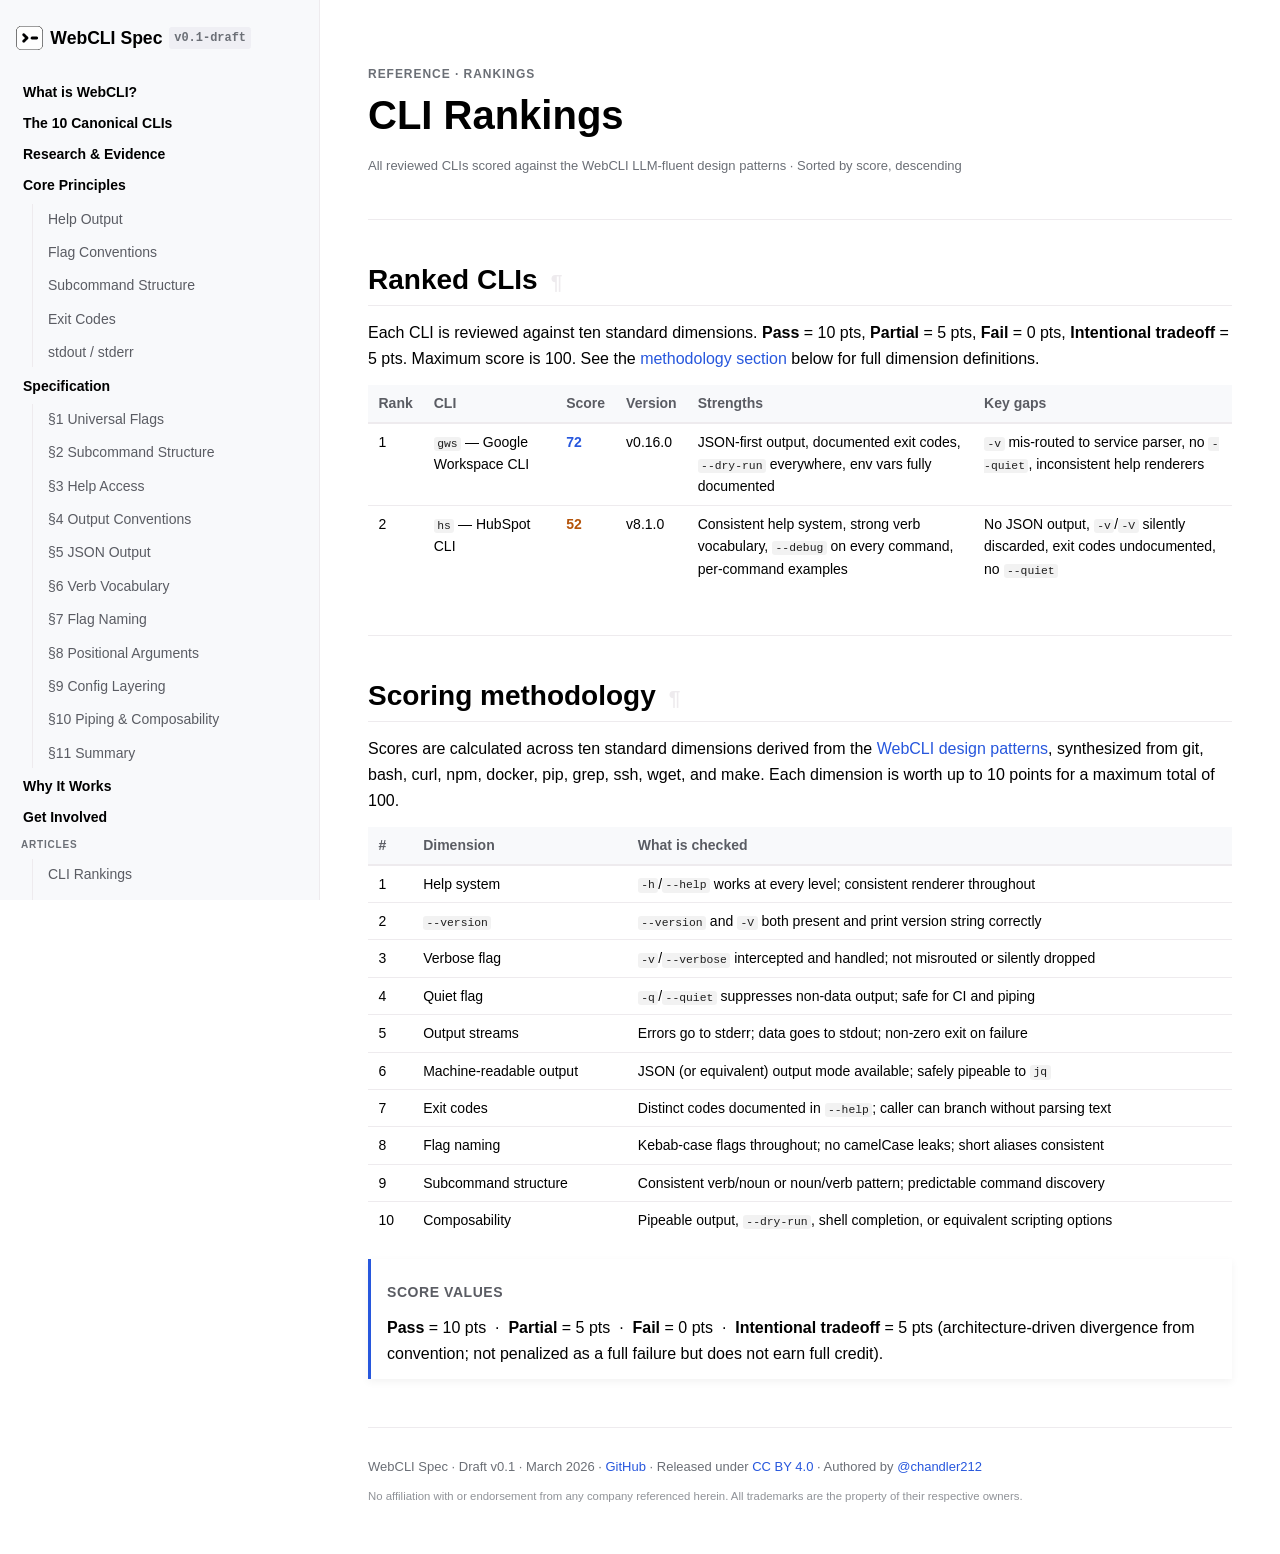
<file: pages/ranking.html>
<!DOCTYPE html>
<html lang="en" data-theme="light">
<head>
<!-- GOOGLE-TAG -->
<!-- Google tag (gtag.js) -->
<script async src="https://www.googletagmanager.com/gtag/js?id=G-XQ10PEN6HW"></script>
<script>
  window.dataLayer = window.dataLayer || [];
  function gtag(){dataLayer.push(arguments);}
  gtag('js', new Date());

  gtag('config', 'G-XQ10PEN6HW');
</script>
<!-- /GOOGLE-TAG -->
  <meta charset="UTF-8">
  <meta name="viewport" content="width=device-width, initial-scale=1.0">
  <link rel="icon" type="image/svg+xml" href="../assets/logo.svg">
  <title>CLI Rankings — WebCLI</title>
  <meta name="description" content="All WebCLI-reviewed command-line tools ranked by their WebCLI score, descending.">
  <link rel="canonical" href="ranking.html">
  <link rel="stylesheet" href="../assets/css/style.css">
</head>
<body>

<!-- MOBILE-HEADER -->
<header class="mobile-header">
  <label for="sidebar-toggle" class="nav-icon" aria-label="Toggle navigation">&#9776;</label>
  <a class="site-title" href="../index.html">
    <img src="../assets/logo.svg" alt="" class="header-logo" width="24" height="22">
    WebCLI
  </a>
  <button class="theme-toggle" id="theme-btn" aria-label="Toggle theme">&#9788;</button>
</header>
<!-- /MOBILE-HEADER -->

<input type="checkbox" id="sidebar-toggle" class="sidebar-toggle-input">

<div class="page-wrap">

  <!-- SIDEBAR -->
<nav class="sidebar" aria-label="Site navigation">
  <div class="sidebar-inner">
    <div class="sidebar-brand">
      <a href="../index.html" class="sidebar-brand-link">
        <img src="../assets/logo.svg" alt="" class="sidebar-logo" width="28" height="25">
        WebCLI Spec
        <span class="version-badge">v0.1-draft</span>
      </a>
    </div>
    <ul class="nav-tree">
      <li><a href="../index.html#what-is-webcli">What is WebCLI?</a></li>
      <li><a href="../index.html#canonical-clis">The 10 Canonical CLIs</a></li>
      <li><a href="../index.html#research">Research &amp; Evidence</a></li>
      <li>
        <a href="../index.html#core-principles">Core Principles</a>
        <ul>
          <li><a href="../index.html#principle-help">Help Output</a></li>
          <li><a href="../index.html#principle-flags">Flag Conventions</a></li>
          <li><a href="../index.html#principle-subcommands">Subcommand Structure</a></li>
          <li><a href="../index.html#principle-exit-codes">Exit Codes</a></li>
          <li><a href="../index.html#principle-streams">stdout / stderr</a></li>
        </ul>
      </li>
      <li>
        <a href="../index.html#specification">Specification</a>
        <ul>
          <li><a href="../index.html#spec-universal-flags">§1 Universal Flags</a></li>
          <li><a href="../index.html#spec-subcommand-structure">§2 Subcommand Structure</a></li>
          <li><a href="../index.html#spec-help-access">§3 Help Access</a></li>
          <li><a href="../index.html#spec-output-conventions">§4 Output Conventions</a></li>
          <li><a href="../index.html#spec-json-output">§5 JSON Output</a></li>
          <li><a href="../index.html#spec-verb-vocabulary">§6 Verb Vocabulary</a></li>
          <li><a href="../index.html#spec-flag-naming">§7 Flag Naming</a></li>
          <li><a href="../index.html#spec-positional-args">§8 Positional Arguments</a></li>
          <li><a href="../index.html#spec-config-layering">§9 Config Layering</a></li>
          <li><a href="../index.html#spec-piping">§10 Piping &amp; Composability</a></li>
          <li><a href="../index.html#spec-summary">§11 Summary</a></li>
        </ul>
      </li>
      <li><a href="../index.html#why-it-works">Why It Works</a></li>
      <li><a href="../index.html#get-involved">Get Involved</a></li>
      <li>
        <span class="nav-section-label">Articles</span>
        <ul>
          <li><a href="ranking.html">CLI Rankings</a></li>
          <li><a href="top-clis.html">Top 10 CLIs (Pre-2024)</a></li>
          <li><a href="gws-review.html">gws CLI Review</a></li>
          <li><a href="hubspot-review.html">HubSpot CLI Review</a></li>
        </ul>
      </li>
      <li class="nav-collapsible">
        <input type="checkbox" id="nav-evidence-toggle" class="nav-collapsible-input">
        <label for="nav-evidence-toggle" class="nav-collapsible-label">Evidence Files <span class="nav-toggle-icon">&#9654;</span></label>
        <ul class="nav-collapsible-list">
          <li><a href="md-viewer.html?file=data/cli_design_patterns.md">cli_design_patterns.md</a></li>
          <li><a href="md-viewer.html?file=data/topclis.md">topclis.md</a></li>
          <li class="nav-cli-parent"><span class="nav-cli-name">git</span><ul class="nav-cli-sublist"><li><a href="md-viewer.html?file=data/git_help.md">help</a></li><li><a href="md-viewer.html?file=data/git_example.md">examples</a></li></ul></li>
          <li class="nav-cli-parent"><span class="nav-cli-name">bash</span><ul class="nav-cli-sublist"><li><a href="md-viewer.html?file=data/bash_help.md">help</a></li><li><a href="md-viewer.html?file=data/bash_example.md">examples</a></li></ul></li>
          <li class="nav-cli-parent"><span class="nav-cli-name">curl</span><ul class="nav-cli-sublist"><li><a href="md-viewer.html?file=data/curl_help.md">help</a></li><li><a href="md-viewer.html?file=data/curl_example.md">examples</a></li></ul></li>
          <li class="nav-cli-parent"><span class="nav-cli-name">npm</span><ul class="nav-cli-sublist"><li><a href="md-viewer.html?file=data/npm_help.md">help</a></li><li><a href="md-viewer.html?file=data/npm_example.md">examples</a></li></ul></li>
          <li class="nav-cli-parent"><span class="nav-cli-name">docker</span><ul class="nav-cli-sublist"><li><a href="md-viewer.html?file=data/docker_help.md">help</a></li><li><a href="md-viewer.html?file=data/docker_example.md">examples</a></li></ul></li>
          <li class="nav-cli-parent"><span class="nav-cli-name">pip</span><ul class="nav-cli-sublist"><li><a href="md-viewer.html?file=data/pip_help.md">help</a></li><li><a href="md-viewer.html?file=data/pip_example.md">examples</a></li></ul></li>
          <li class="nav-cli-parent"><span class="nav-cli-name">grep</span><ul class="nav-cli-sublist"><li><a href="md-viewer.html?file=data/grep_help.md">help</a></li><li><a href="md-viewer.html?file=data/grep_example.md">examples</a></li></ul></li>
          <li class="nav-cli-parent"><span class="nav-cli-name">ssh</span><ul class="nav-cli-sublist"><li><a href="md-viewer.html?file=data/ssh_help.md">help</a></li><li><a href="md-viewer.html?file=data/ssh_example.md">examples</a></li></ul></li>
          <li class="nav-cli-parent"><span class="nav-cli-name">wget</span><ul class="nav-cli-sublist"><li><a href="md-viewer.html?file=data/wget_help.md">help</a></li><li><a href="md-viewer.html?file=data/wget_example.md">examples</a></li></ul></li>
          <li class="nav-cli-parent"><span class="nav-cli-name">make</span><ul class="nav-cli-sublist"><li><a href="md-viewer.html?file=data/make_help.md">help</a></li><li><a href="md-viewer.html?file=data/make_example.md">examples</a></li></ul></li>
        </ul>
      </li>
    </ul>
    <div class="sidebar-footer">
      <button class="theme-toggle theme-toggle-sidebar" id="theme-btn-sidebar" aria-label="Toggle theme">
        <span class="theme-icon">&#9788;</span> Toggle theme
      </button>
    </div>
  </div>
</nav>
<!-- /SIDEBAR -->

  <main class="content" id="main-content">

    <div class="article-hero">
      <p class="hero-eyebrow">Reference &middot; Rankings</p>
      <h1>CLI Rankings</h1>
      <p class="article-meta">All reviewed CLIs scored against the WebCLI LLM-fluent design patterns &middot; Sorted by score, descending</p>
    </div>

    <section id="ranking">
      <h2><a class="headerlink" href="#ranking">Ranked CLIs <span class="pilcrow">¶</span></a></h2>
      <p>
        Each CLI is reviewed against ten standard dimensions. <strong>Pass</strong> = 10 pts,
        <strong>Partial</strong> = 5 pts, <strong>Fail</strong> = 0 pts, <strong>Intentional
        tradeoff</strong> = 5 pts. Maximum score is 100. See the
        <a href="#methodology">methodology section</a> below for full dimension definitions.
      </p>
      <table class="spec-table">
        <thead>
          <tr>
            <th>Rank</th>
            <th>CLI</th>
            <th>Score</th>
            <th>Version</th>
            <th>Strengths</th>
            <th>Key gaps</th>
          </tr>
        </thead>
        <tbody>
          <tr>
            <td>1</td>
            <td><a href="gws-review.html"><code>gws</code></a> — Google Workspace CLI</td>
            <td><span class="rank-score score-good">72</span></td>
            <td>v0.16.0</td>
            <td>JSON-first output, documented exit codes, <code>--dry-run</code> everywhere, env vars fully documented</td>
            <td><code>-v</code> mis-routed to service parser, no <code>--quiet</code>, inconsistent help renderers</td>
          </tr>
          <tr>
            <td>2</td>
            <td><a href="hubspot-review.html"><code>hs</code></a> — HubSpot CLI</td>
            <td><span class="rank-score score-ok">52</span></td>
            <td>v8.1.0</td>
            <td>Consistent help system, strong verb vocabulary, <code>--debug</code> on every command, per-command examples</td>
            <td>No JSON output, <code>-v</code>/<code>-V</code> silently discarded, exit codes undocumented, no <code>--quiet</code></td>
          </tr>
        </tbody>
      </table>
    </section>

    <hr>

    <section id="methodology">
      <h2><a class="headerlink" href="#methodology">Scoring methodology <span class="pilcrow">¶</span></a></h2>
      <p>
        Scores are calculated across ten standard dimensions derived from the
        <a href="md-viewer.html?file=data/cli_design_patterns.md">WebCLI design patterns</a>,
        synthesized from git, bash, curl, npm, docker, pip, grep, ssh, wget, and make.
        Each dimension is worth up to 10 points for a maximum total of 100.
      </p>
      <table class="spec-table">
        <thead>
          <tr><th>#</th><th>Dimension</th><th>What is checked</th></tr>
        </thead>
        <tbody>
          <tr><td>1</td><td>Help system</td><td><code>-h</code>/<code>--help</code> works at every level; consistent renderer throughout</td></tr>
          <tr><td>2</td><td><code>--version</code></td><td><code>--version</code> and <code>-V</code> both present and print version string correctly</td></tr>
          <tr><td>3</td><td>Verbose flag</td><td><code>-v</code>/<code>--verbose</code> intercepted and handled; not misrouted or silently dropped</td></tr>
          <tr><td>4</td><td>Quiet flag</td><td><code>-q</code>/<code>--quiet</code> suppresses non-data output; safe for CI and piping</td></tr>
          <tr><td>5</td><td>Output streams</td><td>Errors go to stderr; data goes to stdout; non-zero exit on failure</td></tr>
          <tr><td>6</td><td>Machine-readable output</td><td>JSON (or equivalent) output mode available; safely pipeable to <code>jq</code></td></tr>
          <tr><td>7</td><td>Exit codes</td><td>Distinct codes documented in <code>--help</code>; caller can branch without parsing text</td></tr>
          <tr><td>8</td><td>Flag naming</td><td>Kebab-case flags throughout; no camelCase leaks; short aliases consistent</td></tr>
          <tr><td>9</td><td>Subcommand structure</td><td>Consistent verb/noun or noun/verb pattern; predictable command discovery</td></tr>
          <tr><td>10</td><td>Composability</td><td>Pipeable output, <code>--dry-run</code>, shell completion, or equivalent scripting options</td></tr>
        </tbody>
      </table>
      <div class="admonition note">
        <p class="admonition-title">Score values</p>
        <p>
          <strong>Pass</strong> = 10 pts &nbsp;&middot;&nbsp;
          <strong>Partial</strong> = 5 pts &nbsp;&middot;&nbsp;
          <strong>Fail</strong> = 0 pts &nbsp;&middot;&nbsp;
          <strong>Intentional tradeoff</strong> = 5 pts (architecture-driven divergence from convention;
          not penalized as a full failure but does not earn full credit).
        </p>
      </div>
    </section>

    <footer class="page-footer">
      <p>WebCLI Spec &middot; Draft v0.1 &middot; March 2026 &middot; <a href="https://github.com/webclihq/spec" rel="noopener">GitHub</a> &middot; Released under <a href="https://creativecommons.org/licenses/by/4.0/" rel="noopener">CC BY 4.0</a> &middot; Authored by <a href="https://github.com/chandler212" rel="noopener">@chandler212</a></p>
      <p class="footer-disclaimer">No affiliation with or endorsement from any company referenced herein. All trademarks are the property of their respective owners.</p>
    </footer>

  </main>

  <aside class="right-toc" aria-label="On this page">
    <p class="toc-title">On this page</p>
    <ul>
      <li><a href="#ranking">Ranked CLIs</a></li>
      <li><a href="#methodology">Scoring methodology</a></li>
    </ul>
  </aside>

</div>

<script src="../assets/js/site.js"></script>

</body>
</html>
</file>
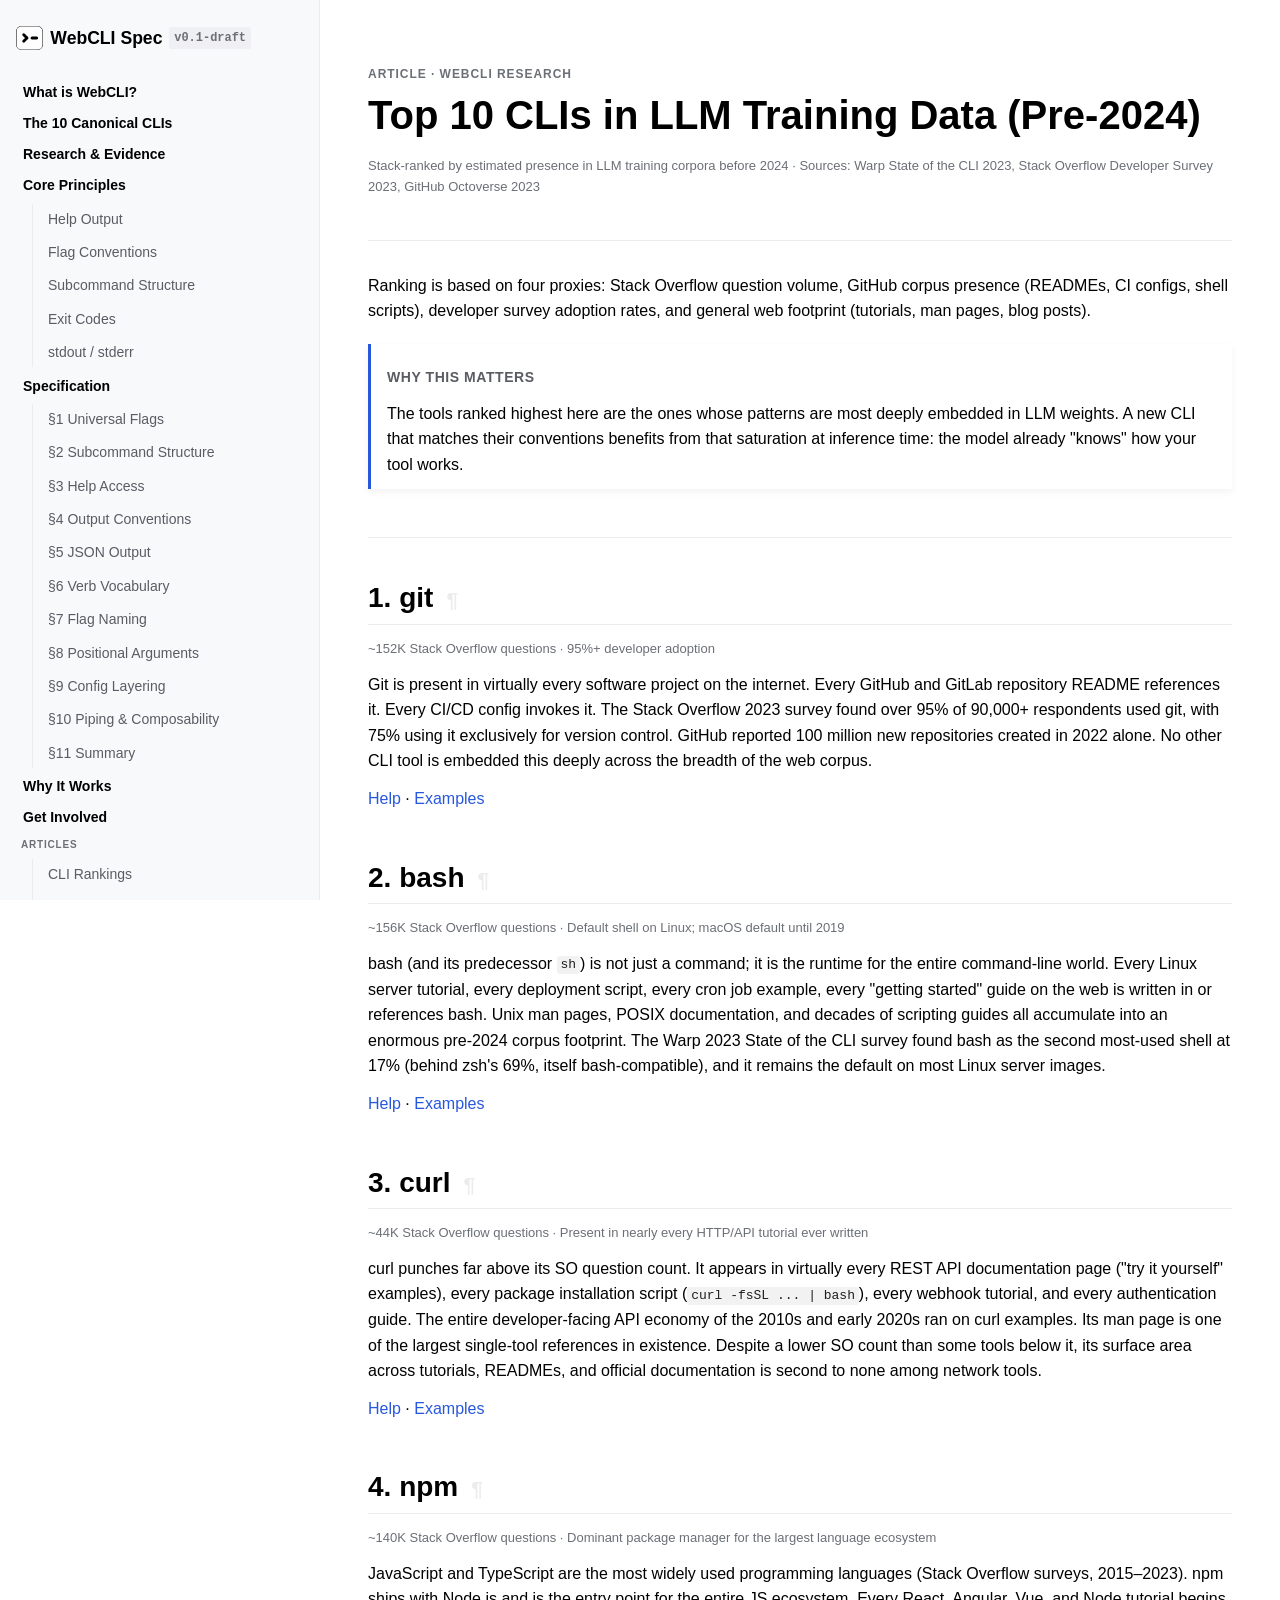
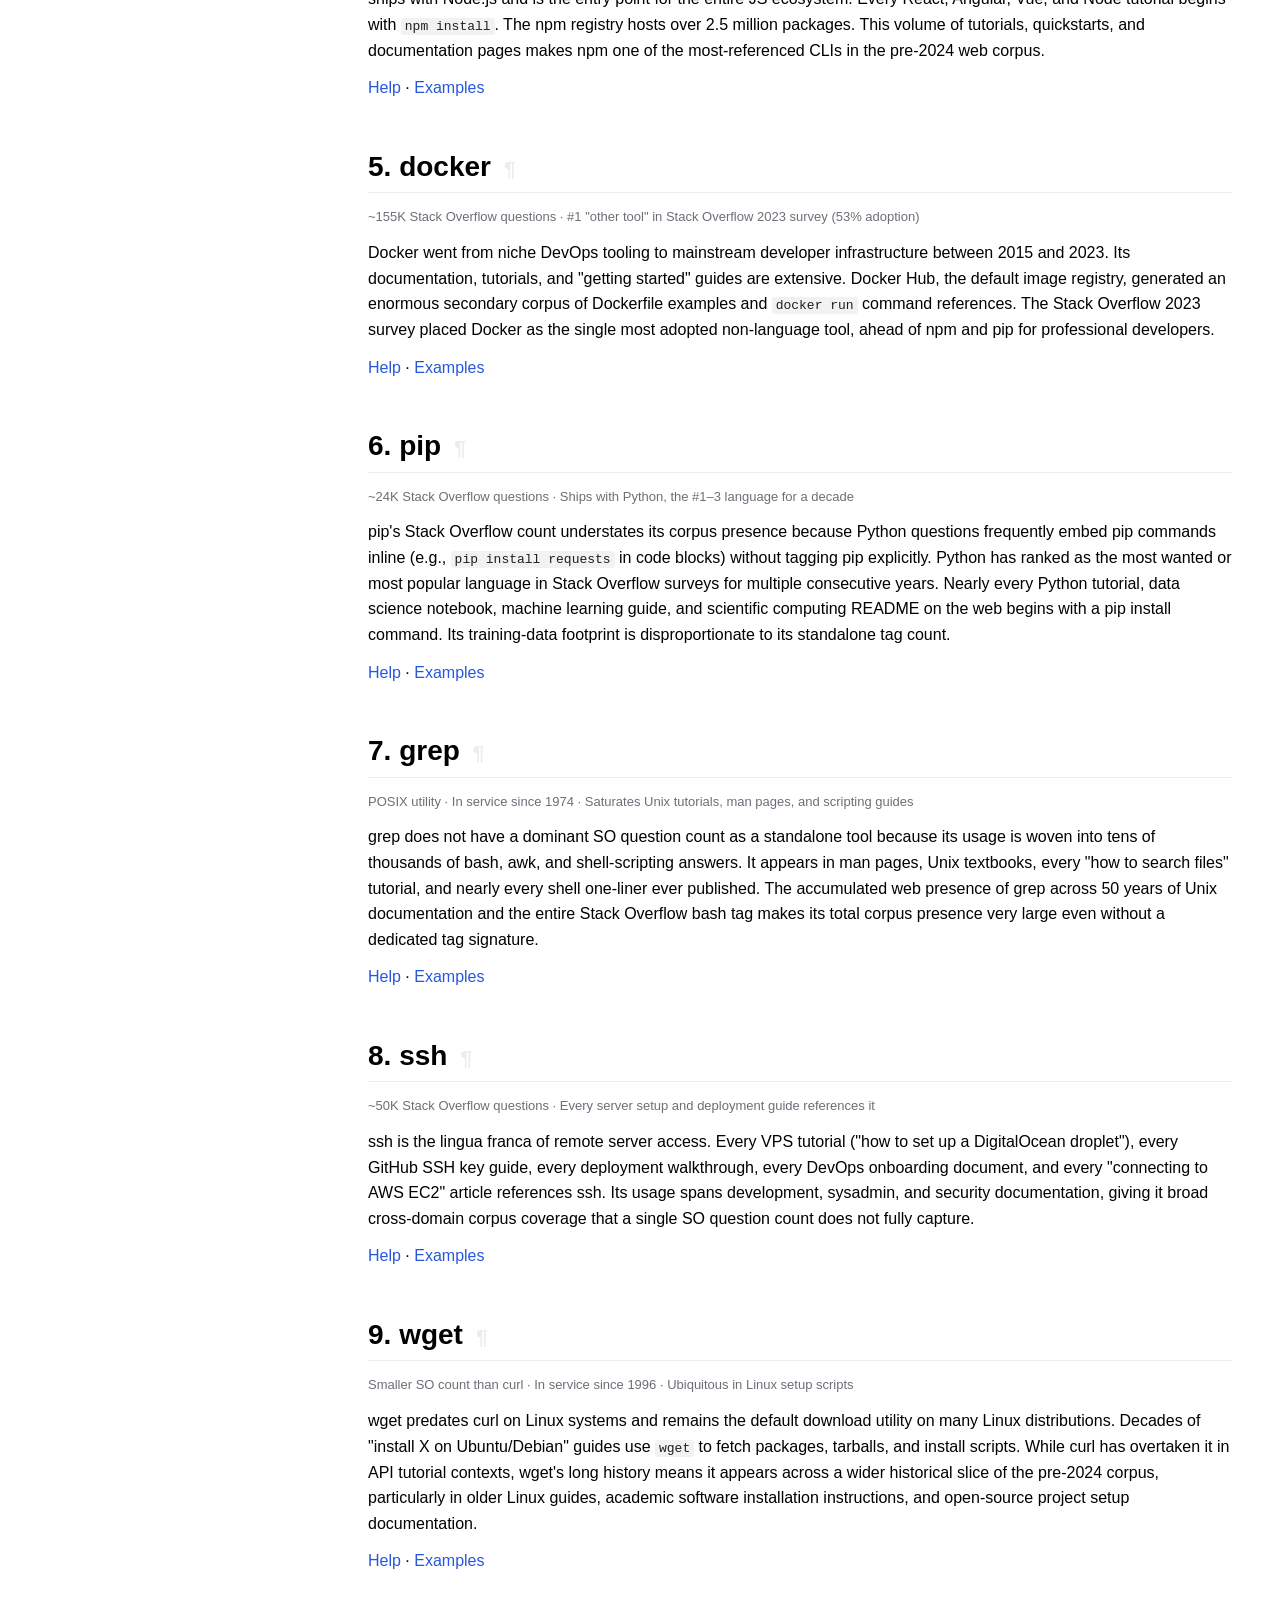
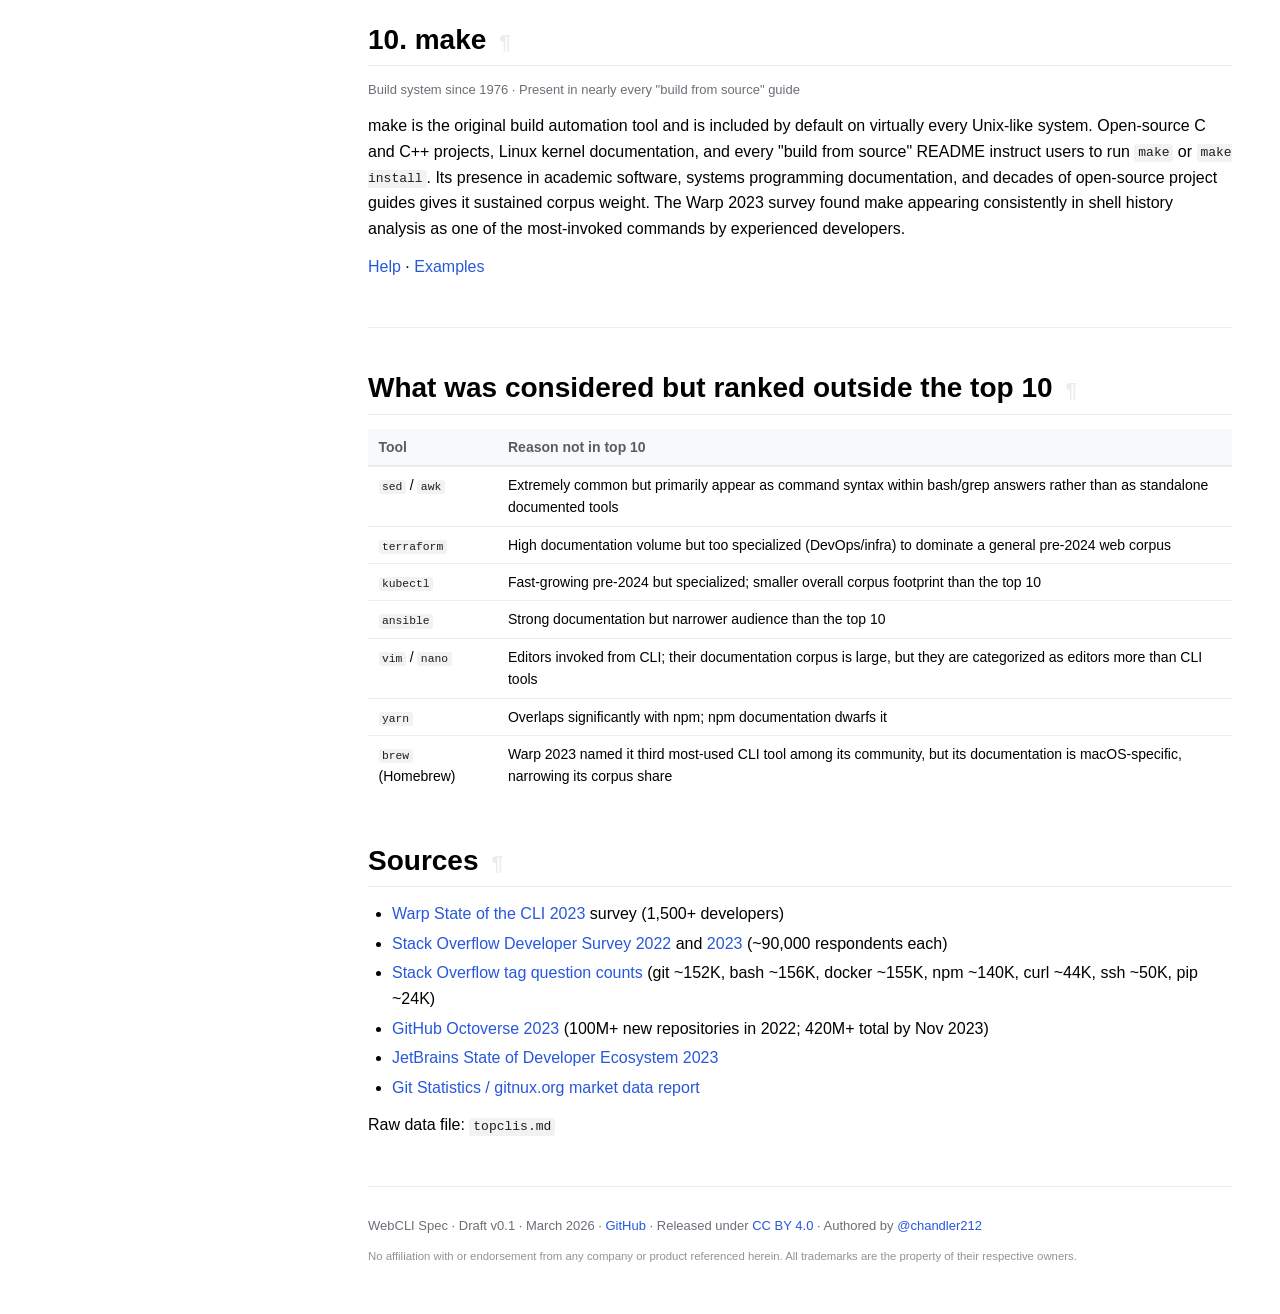
<file: pages/top-clis.html>
<!DOCTYPE html>
<html lang="en" data-theme="light">
<head>
<!-- GOOGLE-TAG -->
<!-- Google tag (gtag.js) -->
<script async src="https://www.googletagmanager.com/gtag/js?id=G-XQ10PEN6HW"></script>
<script>
  window.dataLayer = window.dataLayer || [];
  function gtag(){dataLayer.push(arguments);}
  gtag('js', new Date());

  gtag('config', 'G-XQ10PEN6HW');
</script>
<!-- /GOOGLE-TAG -->
  <meta charset="UTF-8">
  <meta name="viewport" content="width=device-width, initial-scale=1.0">
  <link rel="icon" type="image/svg+xml" href="../assets/logo.svg">
  <title>Top 10 CLIs in LLM Training Data (Pre-2024) — WebCLI</title>
  <meta name="description" content="Stack-ranked analysis of the ten CLIs most heavily represented in LLM pre-training corpora before 2024: git, bash, curl, npm, docker, pip, grep, ssh, wget, make.">
  <link rel="canonical" href="top-clis.html">
  <link rel="stylesheet" href="../assets/css/style.css">
</head>
<body>

<!-- MOBILE-HEADER -->
<header class="mobile-header">
  <label for="sidebar-toggle" class="nav-icon" aria-label="Toggle navigation">&#9776;</label>
  <a class="site-title" href="../index.html">
    <img src="../assets/logo.svg" alt="" class="header-logo" width="24" height="22">
    WebCLI
  </a>
  <button class="theme-toggle" id="theme-btn" aria-label="Toggle theme">&#9788;</button>
</header>
<!-- /MOBILE-HEADER -->

<!-- Sidebar toggle (CSS checkbox hack) -->
<input type="checkbox" id="sidebar-toggle" class="sidebar-toggle-input">

<div class="page-wrap">

  <!-- SIDEBAR -->
<nav class="sidebar" aria-label="Site navigation">
  <div class="sidebar-inner">
    <div class="sidebar-brand">
      <a href="../index.html" class="sidebar-brand-link">
        <img src="../assets/logo.svg" alt="" class="sidebar-logo" width="28" height="25">
        WebCLI Spec
        <span class="version-badge">v0.1-draft</span>
      </a>
    </div>
    <ul class="nav-tree">
      <li><a href="../index.html#what-is-webcli">What is WebCLI?</a></li>
      <li><a href="../index.html#canonical-clis">The 10 Canonical CLIs</a></li>
      <li><a href="../index.html#research">Research &amp; Evidence</a></li>
      <li>
        <a href="../index.html#core-principles">Core Principles</a>
        <ul>
          <li><a href="../index.html#principle-help">Help Output</a></li>
          <li><a href="../index.html#principle-flags">Flag Conventions</a></li>
          <li><a href="../index.html#principle-subcommands">Subcommand Structure</a></li>
          <li><a href="../index.html#principle-exit-codes">Exit Codes</a></li>
          <li><a href="../index.html#principle-streams">stdout / stderr</a></li>
        </ul>
      </li>
      <li>
        <a href="../index.html#specification">Specification</a>
        <ul>
          <li><a href="../index.html#spec-universal-flags">§1 Universal Flags</a></li>
          <li><a href="../index.html#spec-subcommand-structure">§2 Subcommand Structure</a></li>
          <li><a href="../index.html#spec-help-access">§3 Help Access</a></li>
          <li><a href="../index.html#spec-output-conventions">§4 Output Conventions</a></li>
          <li><a href="../index.html#spec-json-output">§5 JSON Output</a></li>
          <li><a href="../index.html#spec-verb-vocabulary">§6 Verb Vocabulary</a></li>
          <li><a href="../index.html#spec-flag-naming">§7 Flag Naming</a></li>
          <li><a href="../index.html#spec-positional-args">§8 Positional Arguments</a></li>
          <li><a href="../index.html#spec-config-layering">§9 Config Layering</a></li>
          <li><a href="../index.html#spec-piping">§10 Piping &amp; Composability</a></li>
          <li><a href="../index.html#spec-summary">§11 Summary</a></li>
        </ul>
      </li>
      <li><a href="../index.html#why-it-works">Why It Works</a></li>
      <li><a href="../index.html#get-involved">Get Involved</a></li>
      <li>
        <span class="nav-section-label">Articles</span>
        <ul>
          <li><a href="ranking.html">CLI Rankings</a></li>
          <li><a href="top-clis.html">Top 10 CLIs (Pre-2024)</a></li>
          <li><a href="gws-review.html">gws CLI Review</a></li>
          <li><a href="hubspot-review.html">HubSpot CLI Review</a></li>
        </ul>
      </li>
      <li class="nav-collapsible">
        <input type="checkbox" id="nav-evidence-toggle" class="nav-collapsible-input">
        <label for="nav-evidence-toggle" class="nav-collapsible-label">Evidence Files <span class="nav-toggle-icon">&#9654;</span></label>
        <ul class="nav-collapsible-list">
          <li><a href="md-viewer.html?file=data/cli_design_patterns.md">cli_design_patterns.md</a></li>
          <li><a href="md-viewer.html?file=data/topclis.md">topclis.md</a></li>
          <li class="nav-cli-parent"><span class="nav-cli-name">git</span><ul class="nav-cli-sublist"><li><a href="md-viewer.html?file=data/git_help.md">help</a></li><li><a href="md-viewer.html?file=data/git_example.md">examples</a></li></ul></li>
          <li class="nav-cli-parent"><span class="nav-cli-name">bash</span><ul class="nav-cli-sublist"><li><a href="md-viewer.html?file=data/bash_help.md">help</a></li><li><a href="md-viewer.html?file=data/bash_example.md">examples</a></li></ul></li>
          <li class="nav-cli-parent"><span class="nav-cli-name">curl</span><ul class="nav-cli-sublist"><li><a href="md-viewer.html?file=data/curl_help.md">help</a></li><li><a href="md-viewer.html?file=data/curl_example.md">examples</a></li></ul></li>
          <li class="nav-cli-parent"><span class="nav-cli-name">npm</span><ul class="nav-cli-sublist"><li><a href="md-viewer.html?file=data/npm_help.md">help</a></li><li><a href="md-viewer.html?file=data/npm_example.md">examples</a></li></ul></li>
          <li class="nav-cli-parent"><span class="nav-cli-name">docker</span><ul class="nav-cli-sublist"><li><a href="md-viewer.html?file=data/docker_help.md">help</a></li><li><a href="md-viewer.html?file=data/docker_example.md">examples</a></li></ul></li>
          <li class="nav-cli-parent"><span class="nav-cli-name">pip</span><ul class="nav-cli-sublist"><li><a href="md-viewer.html?file=data/pip_help.md">help</a></li><li><a href="md-viewer.html?file=data/pip_example.md">examples</a></li></ul></li>
          <li class="nav-cli-parent"><span class="nav-cli-name">grep</span><ul class="nav-cli-sublist"><li><a href="md-viewer.html?file=data/grep_help.md">help</a></li><li><a href="md-viewer.html?file=data/grep_example.md">examples</a></li></ul></li>
          <li class="nav-cli-parent"><span class="nav-cli-name">ssh</span><ul class="nav-cli-sublist"><li><a href="md-viewer.html?file=data/ssh_help.md">help</a></li><li><a href="md-viewer.html?file=data/ssh_example.md">examples</a></li></ul></li>
          <li class="nav-cli-parent"><span class="nav-cli-name">wget</span><ul class="nav-cli-sublist"><li><a href="md-viewer.html?file=data/wget_help.md">help</a></li><li><a href="md-viewer.html?file=data/wget_example.md">examples</a></li></ul></li>
          <li class="nav-cli-parent"><span class="nav-cli-name">make</span><ul class="nav-cli-sublist"><li><a href="md-viewer.html?file=data/make_help.md">help</a></li><li><a href="md-viewer.html?file=data/make_example.md">examples</a></li></ul></li>
        </ul>
      </li>
    </ul>
    <div class="sidebar-footer">
      <button class="theme-toggle theme-toggle-sidebar" id="theme-btn-sidebar" aria-label="Toggle theme">
        <span class="theme-icon">&#9788;</span> Toggle theme
      </button>
    </div>
  </div>
</nav>
<!-- /SIDEBAR -->

  <!-- Main content -->
  <main class="content" id="main-content">

    <div class="article-hero">
      <p class="hero-eyebrow">Article &middot; WebCLI Research</p>
      <h1>Top 10 CLIs in LLM Training Data (Pre-2024)</h1>
      <p class="article-meta">Stack-ranked by estimated presence in LLM training corpora before 2024 &middot; Sources: Warp State of the CLI 2023, Stack Overflow Developer Survey 2023, GitHub Octoverse 2023</p>
    </div>

    <section id="intro">
      <p>
        Ranking is based on four proxies: Stack Overflow question volume, GitHub corpus presence
        (READMEs, CI configs, shell scripts), developer survey adoption rates, and general web
        footprint (tutorials, man pages, blog posts).
      </p>
      <div class="admonition note">
        <p class="admonition-title">Why this matters</p>
        <p>The tools ranked highest here are the ones whose patterns are most deeply embedded in LLM weights. A new CLI that matches their conventions benefits from that saturation at inference time: the model already "knows" how your tool works.</p>
      </div>
    </section>

    <hr>

    <section id="git">
      <h2><a class="headerlink" href="#git">1. git <span class="pilcrow">¶</span></a></h2>
      <p class="article-meta">~152K Stack Overflow questions &middot; 95%+ developer adoption</p>
      <p>
        Git is present in virtually every software project on the internet. Every GitHub and GitLab
        repository README references it. Every CI/CD config invokes it. The Stack Overflow 2023 survey
        found over 95% of 90,000+ respondents used git, with 75% using it exclusively for version control.
        GitHub reported 100 million new repositories created in 2022 alone. No other CLI tool is embedded
        this deeply across the breadth of the web corpus.
      </p>
      <p><a href="md-viewer.html?file=data/git_help.md&utm_source=webcli&utm_medium=internal&utm_campaign=top_clis_article">Help</a> &middot; <a href="md-viewer.html?file=data/git_example.md&utm_source=webcli&utm_medium=internal&utm_campaign=top_clis_article">Examples</a></p>
    </section>

    <section id="bash">
      <h2><a class="headerlink" href="#bash">2. bash <span class="pilcrow">¶</span></a></h2>
      <p class="article-meta">~156K Stack Overflow questions &middot; Default shell on Linux; macOS default until 2019</p>
      <p>
        bash (and its predecessor <code>sh</code>) is not just a command; it is the runtime for the
        entire command-line world. Every Linux server tutorial, every deployment script, every cron job
        example, every "getting started" guide on the web is written in or references bash. Unix man pages,
        POSIX documentation, and decades of scripting guides all accumulate into an enormous pre-2024
        corpus footprint. The Warp 2023 State of the CLI survey found bash as the second most-used shell
        at 17% (behind zsh's 69%, itself bash-compatible), and it remains the default on most Linux server images.
      </p>
      <p><a href="md-viewer.html?file=data/bash_help.md&utm_source=webcli&utm_medium=internal&utm_campaign=top_clis_article">Help</a> &middot; <a href="md-viewer.html?file=data/bash_example.md&utm_source=webcli&utm_medium=internal&utm_campaign=top_clis_article">Examples</a></p>
    </section>

    <section id="curl">
      <h2><a class="headerlink" href="#curl">3. curl <span class="pilcrow">¶</span></a></h2>
      <p class="article-meta">~44K Stack Overflow questions &middot; Present in nearly every HTTP/API tutorial ever written</p>
      <p>
        curl punches far above its SO question count. It appears in virtually every REST API documentation
        page ("try it yourself" examples), every package installation script (<code>curl -fsSL ... | bash</code>),
        every webhook tutorial, and every authentication guide. The entire developer-facing API economy
        of the 2010s and early 2020s ran on curl examples. Its man page is one of the largest
        single-tool references in existence. Despite a lower SO count than some tools below it, its surface
        area across tutorials, READMEs, and official documentation is second to none among network tools.
      </p>
      <p><a href="md-viewer.html?file=data/curl_help.md&utm_source=webcli&utm_medium=internal&utm_campaign=top_clis_article">Help</a> &middot; <a href="md-viewer.html?file=data/curl_example.md&utm_source=webcli&utm_medium=internal&utm_campaign=top_clis_article">Examples</a></p>
    </section>

    <section id="npm">
      <h2><a class="headerlink" href="#npm">4. npm <span class="pilcrow">¶</span></a></h2>
      <p class="article-meta">~140K Stack Overflow questions &middot; Dominant package manager for the largest language ecosystem</p>
      <p>
        JavaScript and TypeScript are the most widely used programming languages (Stack Overflow surveys,
        2015–2023). npm ships with Node.js and is the entry point for the entire JS ecosystem. Every React,
        Angular, Vue, and Node tutorial begins with <code>npm install</code>. The npm registry hosts over
        2.5 million packages. This volume of tutorials, quickstarts, and documentation pages makes npm one
        of the most-referenced CLIs in the pre-2024 web corpus.
      </p>
      <p><a href="md-viewer.html?file=data/npm_help.md&utm_source=webcli&utm_medium=internal&utm_campaign=top_clis_article">Help</a> &middot; <a href="md-viewer.html?file=data/npm_example.md&utm_source=webcli&utm_medium=internal&utm_campaign=top_clis_article">Examples</a></p>
    </section>

    <section id="docker">
      <h2><a class="headerlink" href="#docker">5. docker <span class="pilcrow">¶</span></a></h2>
      <p class="article-meta">~155K Stack Overflow questions &middot; #1 "other tool" in Stack Overflow 2023 survey (53% adoption)</p>
      <p>
        Docker went from niche DevOps tooling to mainstream developer infrastructure between 2015 and 2023.
        Its documentation, tutorials, and "getting started" guides are extensive. Docker Hub, the default
        image registry, generated an enormous secondary corpus of Dockerfile examples and <code>docker run</code>
        command references. The Stack Overflow 2023 survey placed Docker as the single most adopted
        non-language tool, ahead of npm and pip for professional developers.
      </p>
      <p><a href="md-viewer.html?file=data/docker_help.md&utm_source=webcli&utm_medium=internal&utm_campaign=top_clis_article">Help</a> &middot; <a href="md-viewer.html?file=data/docker_example.md&utm_source=webcli&utm_medium=internal&utm_campaign=top_clis_article">Examples</a></p>
    </section>

    <section id="pip">
      <h2><a class="headerlink" href="#pip">6. pip <span class="pilcrow">¶</span></a></h2>
      <p class="article-meta">~24K Stack Overflow questions &middot; Ships with Python, the #1–3 language for a decade</p>
      <p>
        pip's Stack Overflow count understates its corpus presence because Python questions frequently
        embed pip commands inline (e.g., <code>pip install requests</code> in code blocks) without tagging
        pip explicitly. Python has ranked as the most wanted or most popular language in Stack Overflow
        surveys for multiple consecutive years. Nearly every Python tutorial, data science notebook,
        machine learning guide, and scientific computing README on the web begins with a pip install command.
        Its training-data footprint is disproportionate to its standalone tag count.
      </p>
      <p><a href="md-viewer.html?file=data/pip_help.md&utm_source=webcli&utm_medium=internal&utm_campaign=top_clis_article">Help</a> &middot; <a href="md-viewer.html?file=data/pip_example.md&utm_source=webcli&utm_medium=internal&utm_campaign=top_clis_article">Examples</a></p>
    </section>

    <section id="grep">
      <h2><a class="headerlink" href="#grep">7. grep <span class="pilcrow">¶</span></a></h2>
      <p class="article-meta">POSIX utility &middot; In service since 1974 &middot; Saturates Unix tutorials, man pages, and scripting guides</p>
      <p>
        grep does not have a dominant SO question count as a standalone tool because its usage is woven
        into tens of thousands of bash, awk, and shell-scripting answers. It appears in man pages, Unix
        textbooks, every "how to search files" tutorial, and nearly every shell one-liner ever published.
        The accumulated web presence of grep across 50 years of Unix documentation and the entire Stack
        Overflow bash tag makes its total corpus presence very large even without a dedicated tag signature.
      </p>
      <p><a href="md-viewer.html?file=data/grep_help.md&utm_source=webcli&utm_medium=internal&utm_campaign=top_clis_article">Help</a> &middot; <a href="md-viewer.html?file=data/grep_example.md&utm_source=webcli&utm_medium=internal&utm_campaign=top_clis_article">Examples</a></p>
    </section>

    <section id="ssh">
      <h2><a class="headerlink" href="#ssh">8. ssh <span class="pilcrow">¶</span></a></h2>
      <p class="article-meta">~50K Stack Overflow questions &middot; Every server setup and deployment guide references it</p>
      <p>
        ssh is the lingua franca of remote server access. Every VPS tutorial ("how to set up a DigitalOcean
        droplet"), every GitHub SSH key guide, every deployment walkthrough, every DevOps onboarding document,
        and every "connecting to AWS EC2" article references ssh. Its usage spans development, sysadmin,
        and security documentation, giving it broad cross-domain corpus coverage that a single SO question
        count does not fully capture.
      </p>
      <p><a href="md-viewer.html?file=data/ssh_help.md&utm_source=webcli&utm_medium=internal&utm_campaign=top_clis_article">Help</a> &middot; <a href="md-viewer.html?file=data/ssh_example.md&utm_source=webcli&utm_medium=internal&utm_campaign=top_clis_article">Examples</a></p>
    </section>

    <section id="wget">
      <h2><a class="headerlink" href="#wget">9. wget <span class="pilcrow">¶</span></a></h2>
      <p class="article-meta">Smaller SO count than curl &middot; In service since 1996 &middot; Ubiquitous in Linux setup scripts</p>
      <p>
        wget predates curl on Linux systems and remains the default download utility on many Linux
        distributions. Decades of "install X on Ubuntu/Debian" guides use <code>wget</code> to fetch
        packages, tarballs, and install scripts. While curl has overtaken it in API tutorial contexts,
        wget's long history means it appears across a wider historical slice of the pre-2024 corpus,
        particularly in older Linux guides, academic software installation instructions, and open-source
        project setup documentation.
      </p>
      <p><a href="md-viewer.html?file=data/wget_help.md&utm_source=webcli&utm_medium=internal&utm_campaign=top_clis_article">Help</a> &middot; <a href="md-viewer.html?file=data/wget_example.md&utm_source=webcli&utm_medium=internal&utm_campaign=top_clis_article">Examples</a></p>
    </section>

    <section id="make">
      <h2><a class="headerlink" href="#make">10. make <span class="pilcrow">¶</span></a></h2>
      <p class="article-meta">Build system since 1976 &middot; Present in nearly every "build from source" guide</p>
      <p>
        make is the original build automation tool and is included by default on virtually every Unix-like
        system. Open-source C and C++ projects, Linux kernel documentation, and every "build from source"
        README instruct users to run <code>make</code> or <code>make install</code>. Its presence in
        academic software, systems programming documentation, and decades of open-source project guides
        gives it sustained corpus weight. The Warp 2023 survey found make appearing consistently in shell
        history analysis as one of the most-invoked commands by experienced developers.
      </p>
      <p><a href="md-viewer.html?file=data/make_help.md&utm_source=webcli&utm_medium=internal&utm_campaign=top_clis_article">Help</a> &middot; <a href="md-viewer.html?file=data/make_example.md&utm_source=webcli&utm_medium=internal&utm_campaign=top_clis_article">Examples</a></p>
    </section>

    <hr>

    <section id="honorable-mentions">
      <h2><a class="headerlink" href="#honorable-mentions">What was considered but ranked outside the top 10 <span class="pilcrow">¶</span></a></h2>
      <table class="spec-table">
        <thead>
          <tr><th>Tool</th><th>Reason not in top 10</th></tr>
        </thead>
        <tbody>
          <tr><td><code>sed</code> / <code>awk</code></td><td>Extremely common but primarily appear as command syntax within bash/grep answers rather than as standalone documented tools</td></tr>
          <tr><td><code>terraform</code></td><td>High documentation volume but too specialized (DevOps/infra) to dominate a general pre-2024 web corpus</td></tr>
          <tr><td><code>kubectl</code></td><td>Fast-growing pre-2024 but specialized; smaller overall corpus footprint than the top 10</td></tr>
          <tr><td><code>ansible</code></td><td>Strong documentation but narrower audience than the top 10</td></tr>
          <tr><td><code>vim</code> / <code>nano</code></td><td>Editors invoked from CLI; their documentation corpus is large, but they are categorized as editors more than CLI tools</td></tr>
          <tr><td><code>yarn</code></td><td>Overlaps significantly with npm; npm documentation dwarfs it</td></tr>
          <tr><td><code>brew</code> (Homebrew)</td><td>Warp 2023 named it third most-used CLI tool among its community, but its documentation is macOS-specific, narrowing its corpus share</td></tr>
        </tbody>
      </table>
    </section>

    <section id="sources">
      <h2><a class="headerlink" href="#sources">Sources <span class="pilcrow">¶</span></a></h2>
      <ul>
        <li><a href="https://www.warp.dev/state-of-the-cli-2023?utm_source=webcli&utm_medium=referral&utm_campaign=top_clis_sources" rel="noopener">Warp State of the CLI 2023</a> survey (1,500+ developers)</li>
        <li><a href="https://survey.stackoverflow.co/2022/?utm_source=webcli&utm_medium=referral&utm_campaign=top_clis_sources" rel="noopener">Stack Overflow Developer Survey 2022</a> and <a href="https://survey.stackoverflow.co/2023/?utm_source=webcli&utm_medium=referral&utm_campaign=top_clis_sources" rel="noopener">2023</a> (~90,000 respondents each)</li>
        <li><a href="https://stackoverflow.com/tags?utm_source=webcli&utm_medium=referral&utm_campaign=top_clis_sources" rel="noopener">Stack Overflow tag question counts</a> (git ~152K, bash ~156K, docker ~155K, npm ~140K, curl ~44K, ssh ~50K, pip ~24K)</li>
        <li><a href="https://github.blog/2023-11-08-the-state-of-open-source-and-ai/?utm_source=webcli&utm_medium=referral&utm_campaign=top_clis_sources" rel="noopener">GitHub Octoverse 2023</a> (100M+ new repositories in 2022; 420M+ total by Nov 2023)</li>
        <li><a href="https://www.jetbrains.com/lp/devecosystem-2023/?utm_source=webcli&utm_medium=referral&utm_campaign=top_clis_sources" rel="noopener">JetBrains State of Developer Ecosystem 2023</a></li>
        <li><a href="https://gitnux.org/git-statistics/?utm_source=webcli&utm_medium=referral&utm_campaign=top_clis_sources" rel="noopener">Git Statistics / gitnux.org market data report</a></li>
      </ul>
      <p>Raw data file: <a href="md-viewer.html?file=data/topclis.md&utm_source=webcli&utm_medium=internal&utm_campaign=top_clis_article"><code>topclis.md</code></a></p>
    </section>

    <footer class="page-footer">
      <p>WebCLI Spec &middot; Draft v0.1 &middot; March 2026 &middot; <a href="https://github.com/webclihq/spec?utm_source=webcli&utm_medium=referral&utm_campaign=top_clis_footer" rel="noopener">GitHub</a> &middot; Released under <a href="https://creativecommons.org/licenses/by/4.0/?utm_source=webcli&utm_medium=referral&utm_campaign=top_clis_footer" rel="noopener">CC BY 4.0</a> &middot; Authored by <a href="https://github.com/chandler212" rel="noopener">@chandler212</a></p>
      <p class="footer-disclaimer">No affiliation with or endorsement from any company or product referenced herein. All trademarks are the property of their respective owners.</p>
    </footer>

  </main>

  <!-- Right TOC -->
  <aside class="right-toc" aria-label="On this page">
    <p class="toc-title">On this page</p>
    <ul>
      <li><a href="#git">1. git</a></li>
      <li><a href="#bash">2. bash</a></li>
      <li><a href="#curl">3. curl</a></li>
      <li><a href="#npm">4. npm</a></li>
      <li><a href="#docker">5. docker</a></li>
      <li><a href="#pip">6. pip</a></li>
      <li><a href="#grep">7. grep</a></li>
      <li><a href="#ssh">8. ssh</a></li>
      <li><a href="#wget">9. wget</a></li>
      <li><a href="#make">10. make</a></li>
      <li><a href="#honorable-mentions">Honorable mentions</a></li>
      <li><a href="#sources">Sources</a></li>
    </ul>
  </aside>

</div><!-- .page-wrap -->

<script src="../assets/js/site.js"></script>

</body>
</html>
</file>
<file: assets/css/style.css>
/* WebCLI Spec — style.css
   Furo-inspired design by Pradyun Gedam
   System fonts, CSS custom properties, no framework. */

/* ============================================================
   1. TOKENS
   ============================================================ */
:root {
  --bg-primary:    #ffffff;
  --bg-secondary:  #f8f9fb;
  --bg-hover:      #efeff4;
  --border:        #eeebee;

  --text-primary:  #000000;
  --text-secondary:#5a5c63;
  --text-muted:    #6b6f76;

  --accent:        #2757dd;
  --accent-visited:#872ee0;

  --code-bg:       #f2f2f2;
  --code-fg:       #1e1e1e;
  --prompt-color:  #f6822d;
  --comment-color: #6b7280;

  /* Sidebar/TOC scale with viewport: min = current, max ≈ 2× on standard full-screen */
  --sidebar-width: clamp(15em, 25vw, 30em);
  --toc-width:     clamp(14em, 23.5vw, 28em);
  --content-max:   60em;   /* ~30% wider than original 46em */

  --radius:        0.2rem;
  --shadow-sm:     0 .2rem .5rem rgba(0,0,0,.05);
}

[data-theme="dark"] {
  --bg-primary:    #131416;
  --bg-secondary:  #1a1c1e;
  --bg-hover:      #22262a;
  --border:        #303335;

  --text-primary:  #cfd0d0;
  --text-secondary:#9ca0a5;
  --text-muted:    #6b6f76;

  --accent:        #5ca5ff;
  --accent-visited:#b27aeb;

  --code-bg:       #202020;
  --code-fg:       #d0d0d0;

  --shadow-sm:     0 .2rem .5rem rgba(0,0,0,.25);
}

/* ============================================================
   2. RESET & BASE
   ============================================================ */
*, *::before, *::after { box-sizing: border-box; margin: 0; padding: 0; }

html { font-size: 100%; scroll-behavior: smooth; }

body {
  font-family: -apple-system, BlinkMacSystemFont, "Segoe UI", Helvetica, Arial,
    sans-serif, "Apple Color Emoji", "Segoe UI Emoji";
  -webkit-font-smoothing: antialiased;
  background: var(--bg-primary);
  color: var(--text-primary);
  line-height: 1.6;
}

a { color: var(--accent); text-decoration: none; }
a:hover { text-decoration: underline; }
a:visited { color: var(--accent-visited); }

h1, h2, h3, h4 {
  font-weight: 700;
  line-height: 1.25;
  margin: 1.5em 0 .5em;
  color: var(--text-primary);
}
h1 { font-size: 2.5em; margin-top: 0; }
h2 { font-size: 1.75em; border-bottom: 1px solid var(--border); padding-bottom: .3em; }
h3 { font-size: 1.25em; }
h4 { font-size: 1em; }

p { margin: .75em 0; }
ul, ol { margin: .75em 0 .75em 1.5em; }
li { margin: .25em 0; }
hr { border: none; border-top: 1px solid var(--border); margin: 2em 0; }

/* ============================================================
   3. CODE
   ============================================================ */
code {
  font-family: "SFMono-Regular", Menlo, Consolas, Monaco, "Liberation Mono", monospace;
  font-size: 81.25%;
  background: var(--code-bg);
  color: var(--code-fg);
  padding: .1em .3em;
  border-radius: var(--radius);
}

pre {
  background: var(--code-bg);
  color: var(--code-fg);
  border-radius: var(--radius);
  padding: .625rem .875rem;
  overflow-x: auto;
  margin: 1em 0;
  font-size: 81.25%;
  line-height: 1.5;
  box-shadow: var(--shadow-sm);
}

pre code {
  background: none;
  padding: 0;
  font-size: inherit;
}

.prompt { color: var(--prompt-color); user-select: none; }
.comment { color: var(--comment-color); }

/* ============================================================
   4. TABLES
   ============================================================ */
.spec-table,
#md-content table {
  width: 100%;
  border-collapse: collapse;
  margin: 1em 0;
  font-size: 87.5%;
}
.spec-table th,
#md-content th {
  background: var(--bg-secondary);
  color: var(--text-secondary);
  font-weight: 600;
  text-align: left;
  padding: .5em .75em;
  border-bottom: 2px solid var(--border);
}
.spec-table td,
#md-content td {
  padding: .5em .75em;
  border-bottom: 1px solid var(--border);
  vertical-align: top;
}
.spec-table tr:last-child td,
#md-content tr:last-child td { border-bottom: none; }

/* ============================================================
   5. SPEC METADATA TABLE
   ============================================================ */
.spec-meta {
  margin: 0;
  padding: 0;
  width: 100%;
}
.spec-meta-row {
  display: flex;
  align-items: baseline;
  border-bottom: 1px solid var(--border);
  padding: .45em 0;
  gap: 1em;
}
.spec-meta-row:last-child { border-bottom: none; }
.spec-meta dt {
  flex: 0 0 7em;
  font-weight: 600;
  font-size: 87.5%;
  color: var(--text-secondary);
  text-transform: uppercase;
  letter-spacing: .03em;
}
.spec-meta dd {
  margin: 0;
  font-size: 87.5%;
  color: var(--text-primary);
}

/* ============================================================
   6. ADMONITIONS
   ============================================================ */
.admonition {
  border-left: 3.2px solid var(--accent);
  padding: .75em 1em;
  margin: 1.25em 0;
  box-shadow: var(--shadow-sm);
}
.admonition.warning { border-left-color: #ff9100; }
.admonition-title {
  font-weight: 700;
  font-size: 87.5%;
  text-transform: uppercase;
  letter-spacing: .04em;
  color: var(--text-secondary);
  margin-bottom: .35em;
}
.admonition p:last-child { margin-bottom: 0; }

/* ============================================================
   7. LAYOUT
   ============================================================ */
.sidebar-toggle-input { display: none; }

.page-wrap {
  display: flex;
  min-height: 100vh;
}

/* --- Sidebar --- */
.sidebar {
  width: var(--sidebar-width);
  min-width: var(--sidebar-width);
  flex-shrink: 0;
  background: var(--bg-secondary);
  border-right: 1px solid var(--border);
  position: sticky;
  top: 0;
  height: 100vh;
  overflow-y: auto;
}

.sidebar-inner {
  padding: 1.5em 1em;
  display: flex;
  flex-direction: column;
  height: 100%;
}

.sidebar-brand {
  margin-bottom: 1.5em;
  display: flex;
  align-items: baseline;
  gap: .5em;
}
.sidebar-brand a {
  font-weight: 700;
  font-size: 1.1em;
  color: var(--text-primary);
}
.sidebar-brand a:visited { color: var(--text-primary); }
.sidebar-brand-link {
  display: inline-flex;
  align-items: center;
  gap: .4em;
}
.sidebar-logo {
  height: 1.4em;
  width: auto;
  display: block;
}
.version-badge {
  font-size: 68%;
  font-family: "SFMono-Regular", Menlo, Consolas, Monaco, monospace;
  background: var(--bg-hover);
  color: var(--text-muted);
  padding: .1em .4em;
  border-radius: var(--radius);
}

/* Nav tree */
.nav-tree, .nav-tree ul {
  list-style: none;
  margin: 0;
  padding: 0;
}
.nav-tree > li { margin: .1em 0; }
.nav-tree a {
  display: block;
  padding: .25em .5em;
  border-radius: var(--radius);
  font-size: 87.5%;
  color: var(--text-secondary);
  transition: background .12s, color .12s;
}
.nav-tree > li > a {
  font-weight: 600;
  color: var(--text-primary);
}
.nav-tree a:hover {
  background: var(--bg-hover);
  color: var(--accent);
  text-decoration: none;
}
.nav-tree a:visited { color: inherit; }
.nav-tree ul {
  margin: .1em 0 .2em 1em;
  border-left: 1px solid var(--border);
  padding-left: .5em;
}

.sidebar-footer { margin-top: auto; padding-top: 1em; }

/* --- Content --- */
.content {
  flex: 1;
  min-width: 0;
  padding: 2.5em 3em;
  max-width: var(--content-max);
}

.content section { margin-bottom: 3em; }

/* Anchor headings */
.headerlink { color: inherit; text-decoration: none; }
.pilcrow {
  color: var(--border);
  font-size: .75em;
  margin-left: .25em;
  transition: color .1s;
}
h2:hover .pilcrow,
h3:hover .pilcrow { color: var(--accent); }

/* --- Right TOC --- */
.right-toc {
  width: var(--toc-width);
  min-width: var(--toc-width);
  flex-shrink: 0;
  padding: 2.5em 1em 2.5em 1.5em;
  position: sticky;
  top: 0;
  height: 100vh;
  overflow-y: auto;
  font-size: 75%;
  border-left: 1px solid var(--border);
}
.toc-title {
  font-size: 62.5%;
  font-weight: 700;
  text-transform: uppercase;
  letter-spacing: .08em;
  color: var(--text-muted);
  margin-bottom: .75em;
}
.right-toc ul, .right-toc ul ul {
  list-style: none;
  margin: 0;
  padding: 0;
}
.right-toc ul ul { margin-left: 1em; }
.right-toc a {
  display: block;
  padding: .2em 0;
  color: var(--text-secondary);
  line-height: 1.3;
}
.right-toc a:hover { color: var(--accent); text-decoration: none; }
.right-toc a:visited { color: var(--text-secondary); }

/* ============================================================
   8. HERO
   ============================================================ */
.hero { padding: 1em 0 2em; }
.hero-eyebrow {
  font-size: 75%;
  font-weight: 600;
  text-transform: uppercase;
  letter-spacing: .08em;
  color: var(--text-muted);
  margin-bottom: .5em;
}
.hero h1 { margin-bottom: .4em; }
.hero-lead {
  font-size: 1.1em;
  color: var(--text-secondary);
  max-width: 48em;
  margin-bottom: 1.5em;
}

/* Hero stat tiles */
.hero-stats {
  display: grid;
  grid-template-columns: repeat(3, auto);
  justify-content: start;
  gap: .5em 2em;
  margin-bottom: 1.25em;
}
.hero-stat { min-width: 0; }
.hero-stat-value {
  font-size: 1.6em;
  font-weight: 700;
  color: var(--accent);
  line-height: 1.1;
  margin: 0;
}
.hero-stat-label {
  font-size: 80%;
  color: var(--text-muted);
  margin: .2em 0 0;
  line-height: 1.3;
}
@media (max-width: 540px) {
  .hero-stats { grid-template-columns: 1fr 1fr; }
}

.hero-actions {
  display: flex;
  gap: .75em;
  flex-wrap: wrap;
  margin-bottom: 1.75em;
}
.btn-primary, .btn-secondary {
  display: inline-block;
  padding: .5em 1.25em;
  border-radius: .25rem;
  font-size: 87.5%;
  font-weight: 600;
  transition: opacity .12s;
  text-decoration: none;
}
.btn-primary {
  background: var(--accent);
  color: #fff;
}
.btn-primary:hover { opacity: .88; text-decoration: none; color: #fff; }
.btn-primary:visited { color: #fff; }
.btn-secondary {
  border: 1px solid var(--border);
  color: var(--text-secondary);
  background: var(--bg-secondary);
}
.btn-secondary:hover { background: var(--bg-hover); text-decoration: none; }
.btn-secondary:visited { color: var(--text-secondary); }

.hero-code { margin-top: .5em; }

/* Hero compare: good vs bad side by side */
.hero-compare {
  display: grid;
  grid-template-columns: 1fr 1fr;
  gap: 1em;
  margin-top: 1.25em;
}
.hero-compare-pane {
  min-width: 0;
}
.hero-compare-label {
  font-size: 72%;
  font-weight: 600;
  text-transform: uppercase;
  letter-spacing: .07em;
  margin-bottom: .35em;
}
.hero-compare-label.label-good { color: #2da44e; }
.hero-compare-label.label-bad  { color: #cf222e; }
[data-theme="dark"] .hero-compare-label.label-good { color: #3fb950; }
[data-theme="dark"] .hero-compare-label.label-bad  { color: #f85149; }
.hero-compare pre {
  margin: 0;
  font-size: 77%;
  background: var(--code-bg);
  color: var(--code-fg);
  border-radius: var(--radius);
  border: 1px solid var(--border);
  padding: .75em 1em;
  overflow-x: auto;
  height: 100%;
}
.hero-compare pre code { background: none; }
@media (max-width: 600px) {
  .hero-compare { grid-template-columns: 1fr; }
}

/* ============================================================
   9. MOBILE HEADER
   ============================================================ */
.mobile-header {
  display: none;
  position: sticky;
  top: 0;
  z-index: 100;
  background: var(--bg-secondary);
  border-bottom: 1px solid var(--border);
  padding: .75em 1em;
  align-items: center;
  gap: 1em;
}
.mobile-header .site-title {
  font-weight: 700;
  color: var(--text-primary);
  flex: 1;
  display: inline-flex;
  align-items: center;
  gap: .35em;
}
.header-logo {
  height: 1.25em;
  width: auto;
  display: block;
}
.nav-icon {
  cursor: pointer;
  font-size: 1.2em;
  color: var(--text-secondary);
  user-select: none;
}

/* ============================================================
   10. THEME TOGGLE
   ============================================================ */
.theme-toggle {
  background: none;
  border: 1px solid var(--border);
  border-radius: var(--radius);
  color: var(--text-secondary);
  cursor: pointer;
  font-size: 87.5%;
  padding: .25em .5em;
  display: flex;
  align-items: center;
  gap: .3em;
}
.theme-toggle:hover { background: var(--bg-hover); }

/* ============================================================
   11. PAGE FOOTER
   ============================================================ */
.page-footer {
  margin-top: 3em;
  padding-top: 1.5em;
  border-top: 1px solid var(--border);
  font-size: 81.25%;
  color: var(--text-muted);
}
.footer-disclaimer {
  margin-top: .5em;
  font-size: 87.5%;
  color: var(--text-muted);
  opacity: .75;
}

/* ============================================================
   12. RESPONSIVE
   ============================================================ */

/* Collapse right TOC at ~82em */
@media (max-width: 82em) {
  .right-toc { display: none; }
}

/* Collapse sidebar to drawer at ~63em */
@media (max-width: 63em) {
  .mobile-header { display: flex; }

  .sidebar {
    position: fixed;
    left: -100%;
    top: 0;
    z-index: 99;
    height: 100vh;
    transition: left .25s ease-in-out;
    box-shadow: 2px 0 12px rgba(0,0,0,.12);
  }

  /* CSS checkbox hack: show sidebar when checked */
  .sidebar-toggle-input:checked ~ .page-wrap .sidebar {
    left: 0;
  }

  .content { padding: 1.5em 1.25em; }
  .theme-toggle-sidebar { display: none; }
}

/* Full-width content on small screens */
@media (max-width: 46em) {
  .content { padding: 1em .75em; }
  h1 { font-size: 1.75em; }
  h2 { font-size: 1.35em; }
  .hero-lead { font-size: 1em; }
  pre { font-size: 75%; }
}

/* ============================================================
   13. NAV EXTRAS
   ============================================================ */

/* Section label — Furo-style: small caps, muted, de-emphasized */
.nav-section-label {
  display: block;
  padding: .35em .5em .2em;
  font-size: 62.5%;
  font-weight: 700;
  text-transform: uppercase;
  letter-spacing: .08em;
  color: var(--text-muted);
}

/* Collapsible nav section */
.nav-collapsible-input { display: none; }

.nav-collapsible-label {
  display: flex;
  align-items: center;
  justify-content: space-between;
  padding: .25em .5em;
  border-radius: var(--radius);
  font-size: 87.5%;
  font-weight: 600;
  color: var(--text-primary);
  cursor: pointer;
  user-select: none;
  transition: background .12s;
}
.nav-collapsible-label:hover { background: var(--bg-hover); }

.nav-toggle-icon {
  font-size: 70%;
  color: var(--text-muted);
  transition: transform .15s;
}

.nav-collapsible-list {
  display: none;
  list-style: none;
  margin: .1em 0 .2em 1em !important;
  border-left: 1px solid var(--border);
  padding-left: .5em !important;
}

.nav-collapsible-input:checked ~ .nav-collapsible-list {
  display: block;
}
.nav-collapsible-input:checked ~ .nav-collapsible-label .nav-toggle-icon {
  transform: rotate(90deg);
}

/* Fix label/input ordering for CSS sibling selector */
.nav-collapsible {
  position: relative;
}
.nav-collapsible .nav-collapsible-label { display: flex; }

/* Current page / active nav link — accent blue, not purple */
.nav-tree a[aria-current="page"] {
  background: var(--bg-hover);
  color: var(--accent);
  font-weight: 600;
  text-decoration: none;
}
.nav-tree a[aria-current="page"]:visited {
  color: var(--accent);
}

/* Evidence list: CLI as parent with help/examples sub-links */
.nav-cli-parent {
  margin: .4em 0;
  list-style: none;
}
.nav-cli-name {
  display: block;
  font-family: "SFMono-Regular", Menlo, Consolas, Monaco, monospace;
  font-size: 81.25%;
  color: var(--text-muted);
  padding: .1em .5em 0;
  margin-bottom: .15em;
}
.nav-cli-sublist {
  list-style: none;
  margin: 0 !important;
  padding: 0 0 0 .25em !important;
  border-left: none !important;
}
.nav-cli-sublist li { margin: 0; }
.nav-cli-sublist a {
  padding: .15em .5em;
  font-size: 81.25%;
}

/* Article page — article-style hero (no terminal block) */
.article-hero { padding: 1em 0 2em; border-bottom: 1px solid var(--border); margin-bottom: 2em; }
.article-hero h1 { margin-bottom: .4em; }
.article-meta {
  font-size: 81.25%;
  color: var(--text-muted);
  margin-top: .5em;
}

/* Review score block — shown just below article-hero on CLI review pages */
.review-score-block {
  display: flex;
  align-items: center;
  gap: 1.1em;
  margin: 1.6em 0 2em;
  padding: 1em 1.25em;
  border: 1px solid var(--border);
  border-left: 3.2px solid var(--accent);
  background: var(--bg-secondary);
  border-radius: var(--radius);
}
.score-badge {
  font-size: 2rem;
  font-weight: 700;
  line-height: 1;
  min-width: 2.2em;
  text-align: center;
  font-variant-numeric: tabular-nums;
  color: var(--accent);
}
.score-badge.score-good { color: var(--accent); }
.score-badge.score-ok   { color: #b45309; }
.score-badge.score-poor { color: #9b1c1c; }
[data-theme="dark"] .score-badge.score-ok   { color: #fbbf24; }
[data-theme="dark"] .score-badge.score-poor { color: #f87171; }
.score-label {
  font-size: .8125rem;
  font-weight: 600;
  text-transform: uppercase;
  letter-spacing: .04em;
  color: var(--text-muted);
}
.score-meta {
  font-size: .8125rem;
  color: var(--text-secondary);
  flex: 1;
}
.score-link {
  font-size: .8125rem;
  white-space: nowrap;
}

/* Ranking page score column */
.rank-score {
  font-weight: 700;
  font-variant-numeric: tabular-nums;
}
.rank-score.score-good { color: var(--accent); }
.rank-score.score-ok   { color: #b45309; }
.rank-score.score-poor { color: #9b1c1c; }
[data-theme="dark"] .rank-score.score-ok   { color: #fbbf24; }
[data-theme="dark"] .rank-score.score-poor { color: #f87171; }

/* Viewer page */
.viewer-meta {
  font-size: 81.25%;
  color: var(--text-muted);
  margin-bottom: 1.5em;
  padding-bottom: .75em;
  border-bottom: 1px solid var(--border);
}
.viewer-raw-link {
  font-family: "SFMono-Regular", Menlo, Consolas, Monaco, monospace;
  font-size: 87.5%;
}
#md-content h1 { font-size: 2em; margin-top: 1em; }
#md-content h2 { font-size: 1.5em; }
#md-content h3 { font-size: 1.2em; }
#md-content blockquote { border-left: 3.2px solid var(--accent); padding: .5em 1em; margin: 1em 0; color: var(--text-secondary); }
#md-content hr { border: none; border-top: 1px solid var(--border); margin: 2em 0; }
</file>
